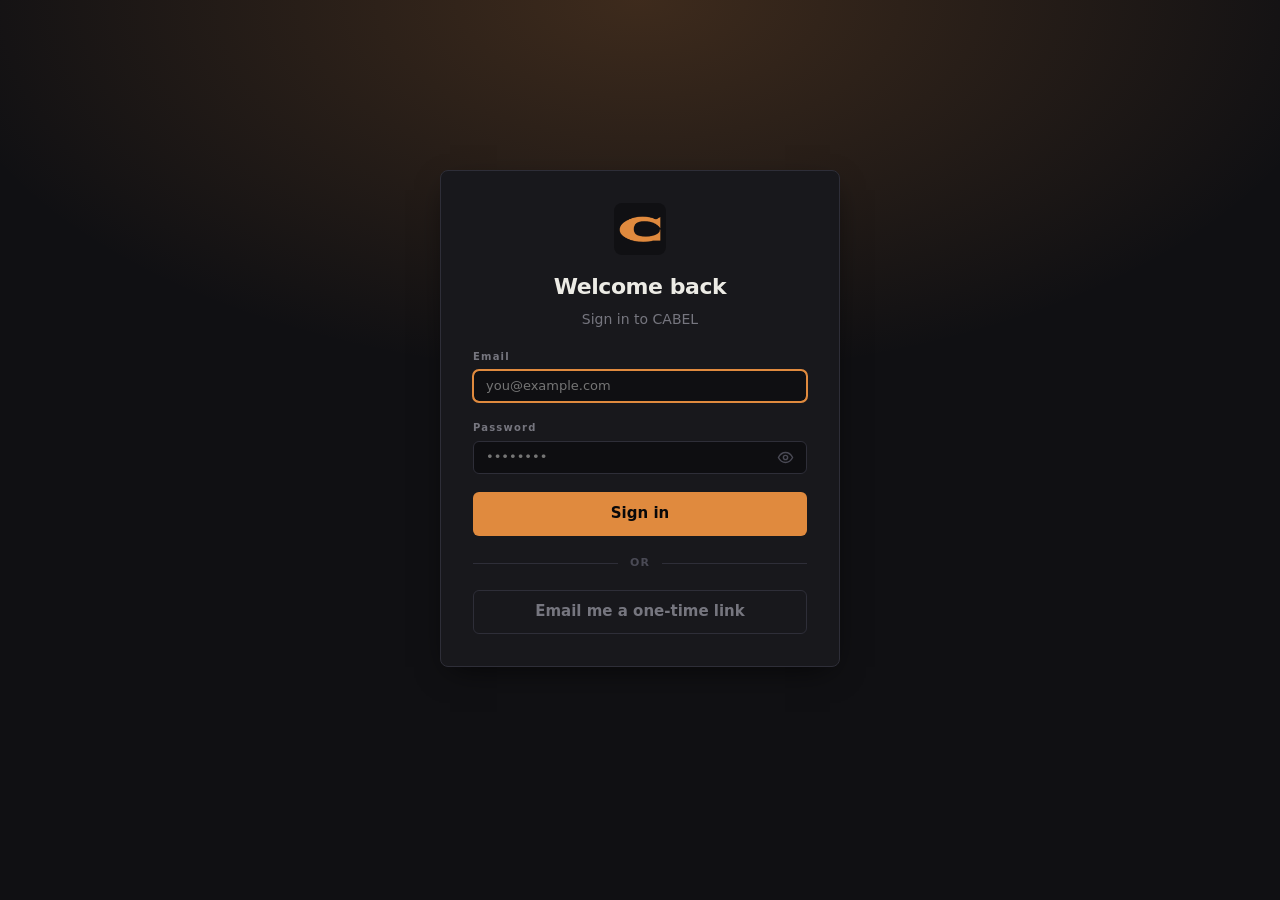
<file: index.html>
<!doctype html>
<script type="module" crossorigin src="/assets/index-CKdNDoX_.js"></script>
<link rel="stylesheet" crossorigin href="/assets/index-DSyOapaT.css">

<meta charset="utf-8" />
<meta name="viewport" content="width=device-width, initial-scale=1" />
<meta name="theme-color" content="#101013" />
<meta name="description" content="Your apps, signed in and in one place." />
<link rel="manifest" href="/manifest.webmanifest" />
<link rel="icon" href="/icons/favicon-32.png" sizes="32x32" />
<link rel="icon" href="/icons/favicon-16.png" sizes="16x16" />
<link rel="apple-touch-icon" href="/icons/apple-touch-icon.png" />
<meta name="apple-mobile-web-app-capable" content="yes" />
<meta name="apple-mobile-web-app-status-bar-style" content="black-translucent" />
<meta name="apple-mobile-web-app-title" content="CABEL" />
<title>CABEL</title>
<style>
  /* Inline so the canvas is already the right colour on the very first paint.
     The linked stylesheet arrives too late: until it does the browser paints
     its default white, which reads as a flash on every navigation. */
  :root { color-scheme: dark; background: #101013; }
  :root.light { color-scheme: light; background: #f4f6f9; }

  /* Also inline, and for the same reason: a cross-document view transition is
     only honoured if the opt-in is parsed before the incoming document's first
     render. From the linked stylesheet it sometimes arrives in time and
     sometimes doesn't, which is what made the flash intermittent. */
  @view-transition { navigation: auto; }
</style>
<script>
  // Before first paint, so a light-mode user doesn't see a dark flash while the
  // bundle loads. shell.js re-applies the same class once it's running.
  try {
    if (localStorage.getItem("cabel.theme") === "light")
      document.documentElement.classList.add("light");
  } catch {}
</script>
<div id="app"></div>
<script>
  // Registered from both apps so the worker is installed whichever page you
  // land on first. /sw.js sits at the root, so its scope covers /counter/ too.
  if ("serviceWorker" in navigator) {
    addEventListener("load", () => navigator.serviceWorker.register("/sw.js"));
  }
</script>
</file>
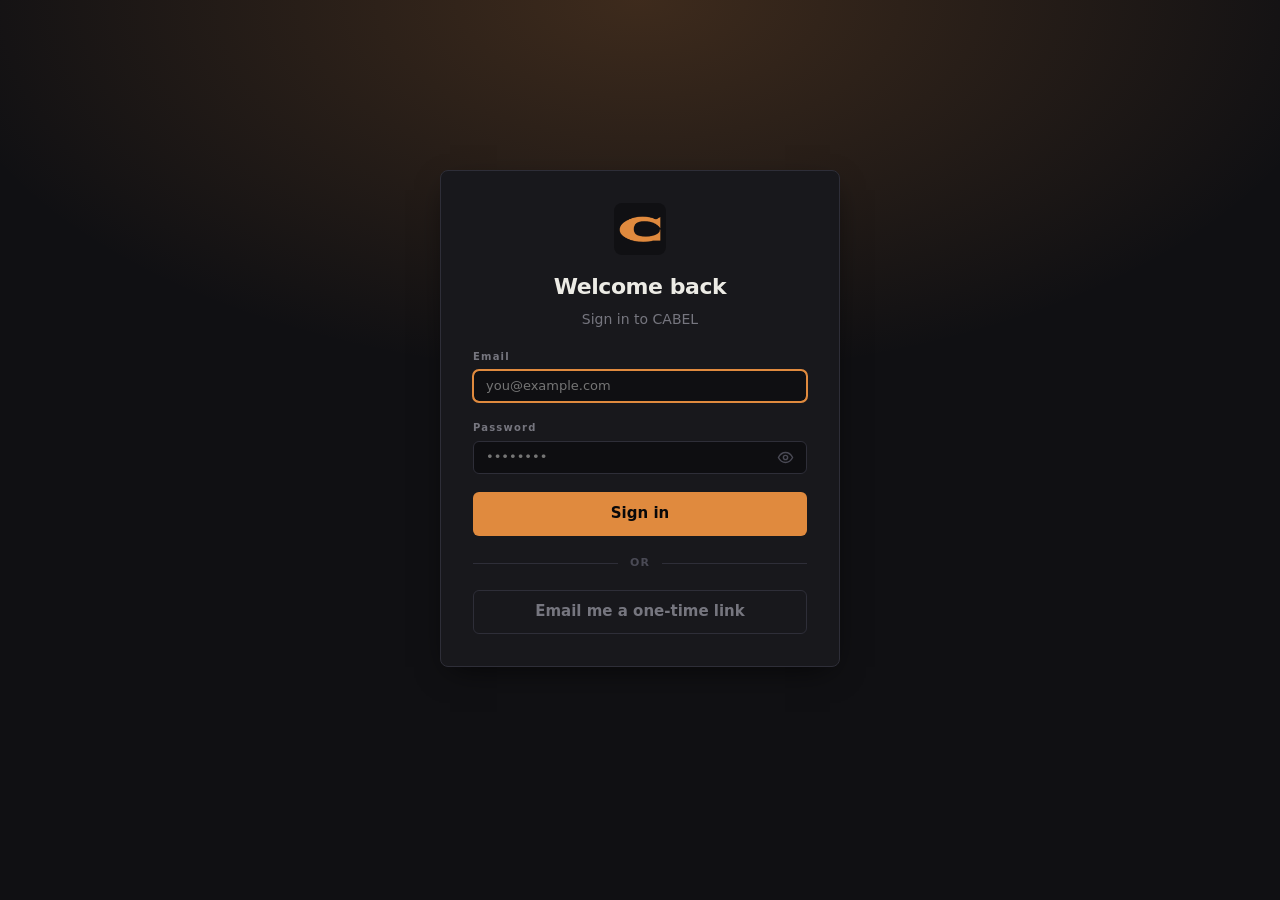
<file: bench/index.html>
<!doctype html>
<script type="module" crossorigin src="/bench/assets/index-Bif4BWq1.js"></script>
<link rel="stylesheet" crossorigin href="/bench/assets/index-D-0dMhLi.css">

<meta charset="utf-8" />
<meta name="viewport" content="width=device-width, initial-scale=1" />
<meta name="theme-color" content="#101013" />
<link rel="manifest" href="/manifest.webmanifest" />
<link rel="icon" href="/icons/favicon-32.png" sizes="32x32" />
<link rel="icon" href="/icons/favicon-16.png" sizes="16x16" />
<link rel="apple-touch-icon" href="/icons/apple-touch-icon.png" />
<meta name="apple-mobile-web-app-capable" content="yes" />
<meta name="apple-mobile-web-app-status-bar-style" content="black-translucent" />
<meta name="apple-mobile-web-app-title" content="CABEL" />
<title>Bench — CABEL</title>
<style>
  /* Inline so the canvas is already the right colour on the very first paint.
     The linked stylesheet arrives too late: until it does the browser paints
     its default white, which reads as a flash on every navigation. */
  :root { color-scheme: dark; background: #101013; }
  :root.light { color-scheme: light; background: #f4f6f9; }

  /* Also inline, and for the same reason: a cross-document view transition is
     only honoured if the opt-in is parsed before the incoming document's first
     render. From the linked stylesheet it sometimes arrives in time and
     sometimes doesn't, which is what made the flash intermittent. */
  @view-transition { navigation: auto; }
</style>
<script>
  // Before first paint, so a light-mode user doesn't see a dark flash while the
  // bundle loads. shell.js re-applies the same class once it's running.
  try {
    if (localStorage.getItem("cabel.theme") === "light")
      document.documentElement.classList.add("light");
  } catch {}
</script>
<div id="app"></div>
<script>
  // Absolute paths above and here: the manifest, icons and worker all live at
  // the deployed root, not under /bench/. They 404 on the dev server, which is
  // harmless.
  if ("serviceWorker" in navigator) {
    addEventListener("load", () => navigator.serviceWorker.register("/sw.js"));
  }
</script>
</file>
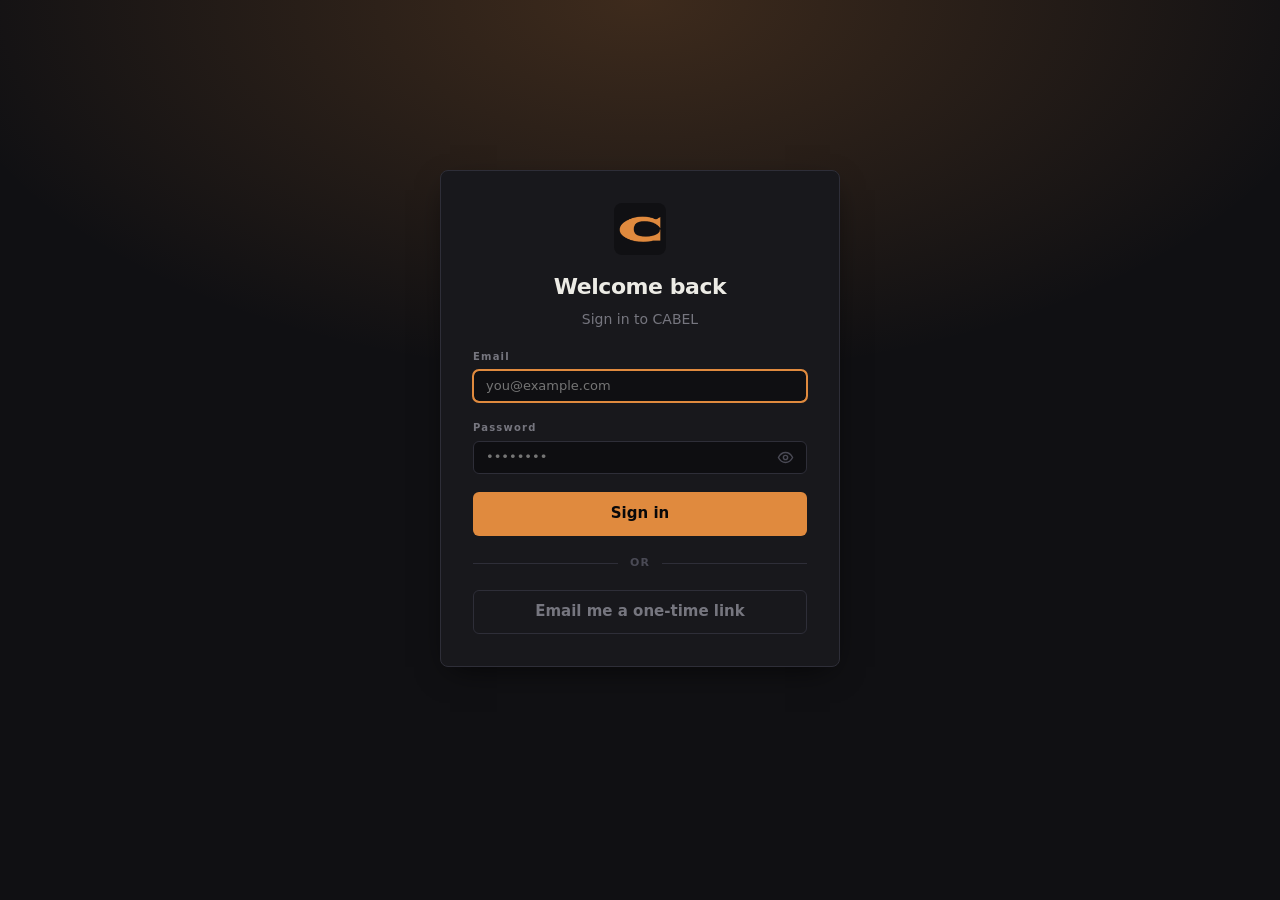
<file: canvas/index.html>
<!doctype html>
<script type="module" crossorigin src="/canvas/assets/index-BW2UAWCb.js"></script>
<link rel="stylesheet" crossorigin href="/canvas/assets/index-TjuiN9G_.css">

<meta charset="utf-8" />
<meta name="viewport" content="width=device-width, initial-scale=1" />
<meta name="theme-color" content="#101013" />
<link rel="manifest" href="/manifest.webmanifest" />
<link rel="icon" href="/icons/favicon-32.png" sizes="32x32" />
<link rel="icon" href="/icons/favicon-16.png" sizes="16x16" />
<link rel="apple-touch-icon" href="/icons/apple-touch-icon.png" />
<meta name="apple-mobile-web-app-capable" content="yes" />
<meta name="apple-mobile-web-app-status-bar-style" content="black-translucent" />
<meta name="apple-mobile-web-app-title" content="CABEL" />
<title>Canvas — CABEL</title>
<style>
  /* Inline so the canvas is already the right colour on the very first paint.
     The linked stylesheet arrives too late: until it does the browser paints
     its default white, which reads as a flash on every navigation. */
  :root { color-scheme: dark; background: #101013; }
  :root.light { color-scheme: light; background: #f4f6f9; }

  /* Also inline, and for the same reason: a cross-document view transition is
     only honoured if the opt-in is parsed before the incoming document's first
     render. From the linked stylesheet it sometimes arrives in time and
     sometimes doesn't, which is what made the flash intermittent. */
  @view-transition { navigation: auto; }
</style>
<script>
  // Before first paint, so a light-mode user doesn't see a dark flash while the
  // bundle loads. shell.js re-applies the same class once it's running.
  try {
    if (localStorage.getItem("cabel.theme") === "light")
      document.documentElement.classList.add("light");
  } catch {}
</script>
<div id="app"></div>
<script>
  // Absolute paths above and here: the manifest, icons and worker all live at
  // the deployed root, not under /canvas/. They 404 on the dev server, which is
  // harmless.
  if ("serviceWorker" in navigator) {
    addEventListener("load", () => navigator.serviceWorker.register("/sw.js"));
  }
</script>
</file>
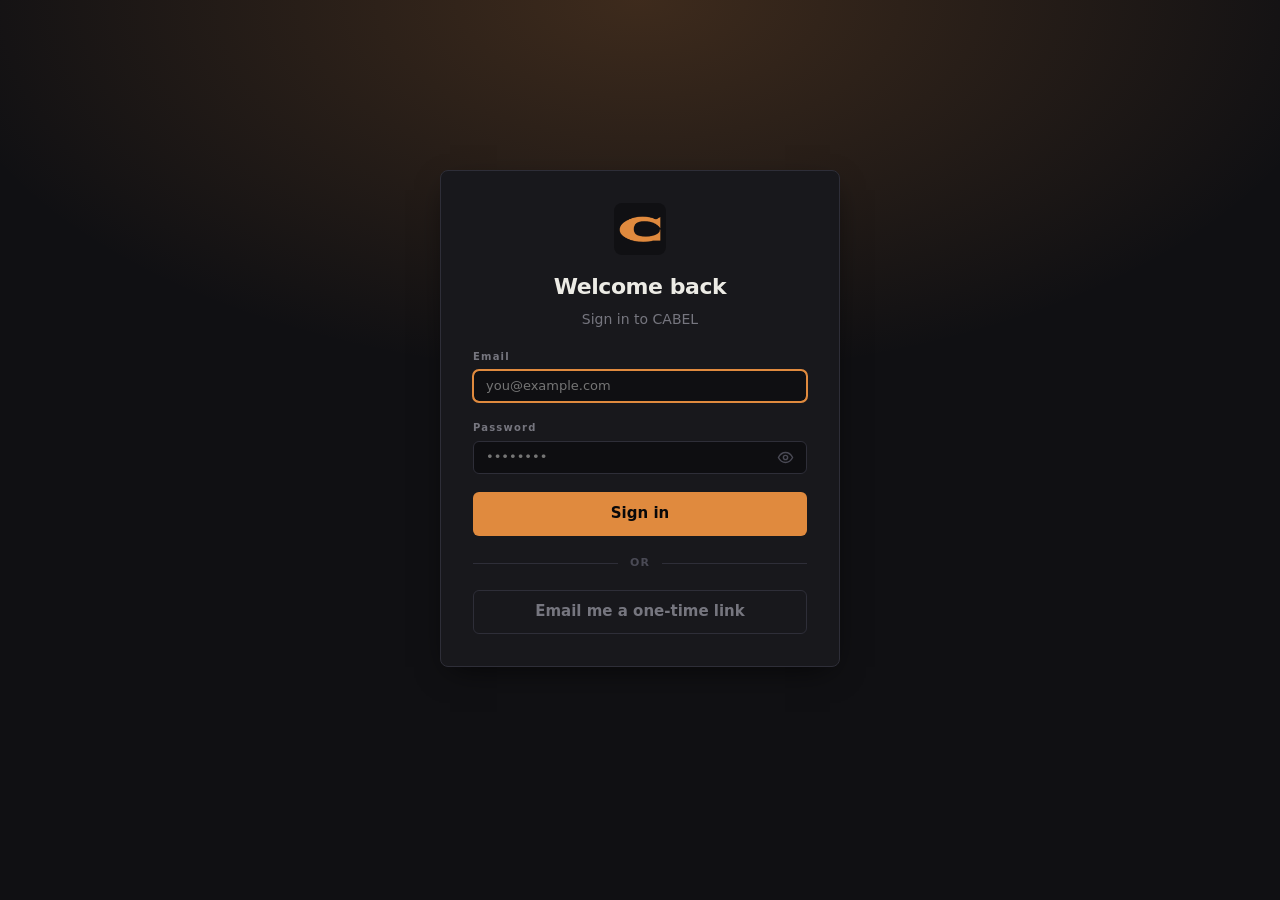
<file: counter/index.html>
<!doctype html>
<script type="module" crossorigin src="/counter/assets/index-D-f3d085.js"></script>
<link rel="stylesheet" crossorigin href="/counter/assets/index-TjuiN9G_.css">

<meta charset="utf-8" />
<meta name="viewport" content="width=device-width, initial-scale=1" />
<meta name="theme-color" content="#101013" />
<link rel="manifest" href="/manifest.webmanifest" />
<link rel="icon" href="/icons/favicon-32.png" sizes="32x32" />
<link rel="icon" href="/icons/favicon-16.png" sizes="16x16" />
<link rel="apple-touch-icon" href="/icons/apple-touch-icon.png" />
<meta name="apple-mobile-web-app-capable" content="yes" />
<meta name="apple-mobile-web-app-status-bar-style" content="black-translucent" />
<meta name="apple-mobile-web-app-title" content="CABEL" />
<title>Counter — CABEL</title>
<style>
  /* Inline so the canvas is already the right colour on the very first paint.
     The linked stylesheet arrives too late: until it does the browser paints
     its default white, which reads as a flash on every navigation. */
  :root { color-scheme: dark; background: #101013; }
  :root.light { color-scheme: light; background: #f4f6f9; }

  /* Also inline, and for the same reason: a cross-document view transition is
     only honoured if the opt-in is parsed before the incoming document's first
     render. From the linked stylesheet it sometimes arrives in time and
     sometimes doesn't, which is what made the flash intermittent. */
  @view-transition { navigation: auto; }
</style>
<script>
  // Before first paint, so a light-mode user doesn't see a dark flash while the
  // bundle loads. shell.js re-applies the same class once it's running.
  try {
    if (localStorage.getItem("cabel.theme") === "light")
      document.documentElement.classList.add("light");
  } catch {}
</script>
<div id="app"></div>
<script>
  // Absolute paths above and here: the manifest, icons and worker all live at
  // the deployed root, not under /counter/. They 404 on the 5174 dev server,
  // which is harmless.
  if ("serviceWorker" in navigator) {
    addEventListener("load", () => navigator.serviceWorker.register("/sw.js"));
  }
</script>
</file>
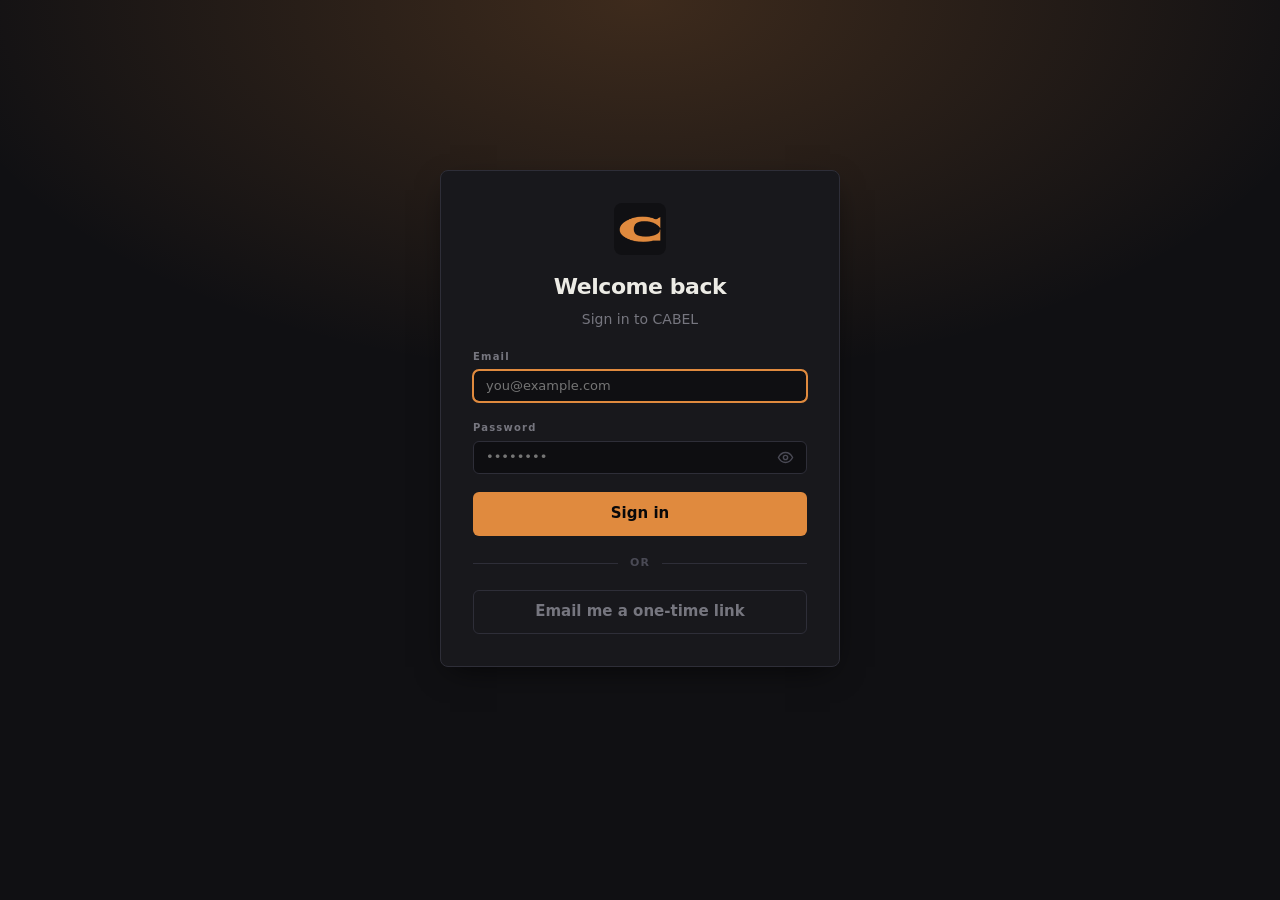
<file: nexus/index.html>
<!doctype html>
<script type="module" crossorigin src="/nexus/assets/index-CWZx7rzj.js"></script>
<link rel="stylesheet" crossorigin href="/nexus/assets/index-CTYBnLCr.css">

<meta charset="utf-8" />
<meta name="viewport" content="width=device-width, initial-scale=1" />
<meta name="theme-color" content="#101013" />
<link rel="manifest" href="/manifest.webmanifest" />
<link rel="icon" href="/icons/favicon-32.png" sizes="32x32" />
<link rel="icon" href="/icons/favicon-16.png" sizes="16x16" />
<link rel="apple-touch-icon" href="/icons/apple-touch-icon.png" />
<meta name="apple-mobile-web-app-capable" content="yes" />
<meta name="apple-mobile-web-app-status-bar-style" content="black-translucent" />
<meta name="apple-mobile-web-app-title" content="CABEL" />
<title>Nexus — CABEL</title>
<style>
  /* Inline so the canvas is already the right colour on the very first paint.
     The linked stylesheet arrives too late: until it does the browser paints
     its default white, which reads as a flash on every navigation. */
  :root { color-scheme: dark; background: #101013; }
  :root.light { color-scheme: light; background: #f4f6f9; }

  /* Also inline, and for the same reason: a cross-document view transition is
     only honoured if the opt-in is parsed before the incoming document's first
     render. From the linked stylesheet it sometimes arrives in time and
     sometimes doesn't, which is what made the flash intermittent. */
  @view-transition { navigation: auto; }
</style>
<script>
  // Before first paint, so a light-mode user doesn't see a dark flash while the
  // bundle loads. shell.js re-applies the same class once it's running.
  try {
    if (localStorage.getItem("cabel.theme") === "light")
      document.documentElement.classList.add("light");
  } catch {}
</script>
<div id="app"></div>
<script>
  // Absolute paths above and here: the manifest, icons and worker all live at
  // the deployed root, not under /nexus/. They 404 on the dev server, which is
  // harmless.
  if ("serviceWorker" in navigator) {
    addEventListener("load", () => navigator.serviceWorker.register("/sw.js"));
  }
</script>
</file>
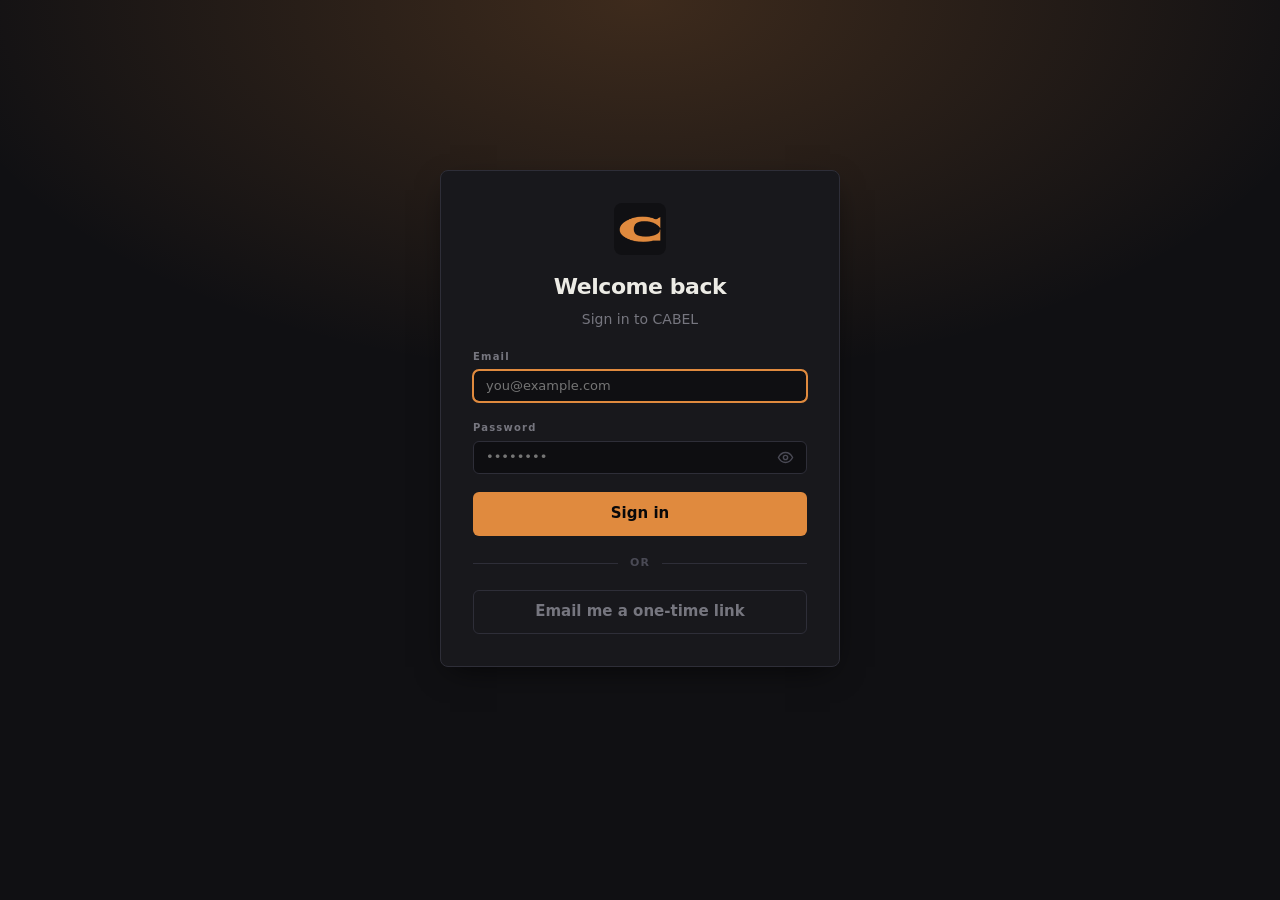
<file: notebook/index.html>
<!doctype html>
<script type="module" crossorigin src="/notebook/assets/index-j2ea-5nU.js"></script>
<link rel="stylesheet" crossorigin href="/notebook/assets/index-TjuiN9G_.css">

<meta charset="utf-8" />
<meta name="viewport" content="width=device-width, initial-scale=1" />
<meta name="theme-color" content="#101013" />
<link rel="manifest" href="/manifest.webmanifest" />
<link rel="icon" href="/icons/favicon-32.png" sizes="32x32" />
<link rel="icon" href="/icons/favicon-16.png" sizes="16x16" />
<link rel="apple-touch-icon" href="/icons/apple-touch-icon.png" />
<meta name="apple-mobile-web-app-capable" content="yes" />
<meta name="apple-mobile-web-app-status-bar-style" content="black-translucent" />
<meta name="apple-mobile-web-app-title" content="CABEL" />
<title>Notebook — CABEL</title>
<style>
  /* Inline so the canvas is already the right colour on the very first paint.
     The linked stylesheet arrives too late: until it does the browser paints
     its default white, which reads as a flash on every navigation. */
  :root { color-scheme: dark; background: #101013; }
  :root.light { color-scheme: light; background: #f4f6f9; }

  /* Also inline, and for the same reason: a cross-document view transition is
     only honoured if the opt-in is parsed before the incoming document's first
     render. From the linked stylesheet it sometimes arrives in time and
     sometimes doesn't, which is what made the flash intermittent. */
  @view-transition { navigation: auto; }
</style>
<script>
  // Before first paint, so a light-mode user doesn't see a dark flash while the
  // bundle loads. shell.js re-applies the same class once it's running.
  try {
    if (localStorage.getItem("cabel.theme") === "light")
      document.documentElement.classList.add("light");
  } catch {}
</script>
<div id="app"></div>
<script>
  // Absolute paths above and here: the manifest, icons and worker all live at
  // the deployed root, not under /notebook/. They 404 on the dev server, which
  // is harmless.
  if ("serviceWorker" in navigator) {
    addEventListener("load", () => navigator.serviceWorker.register("/sw.js"));
  }
</script>
</file>
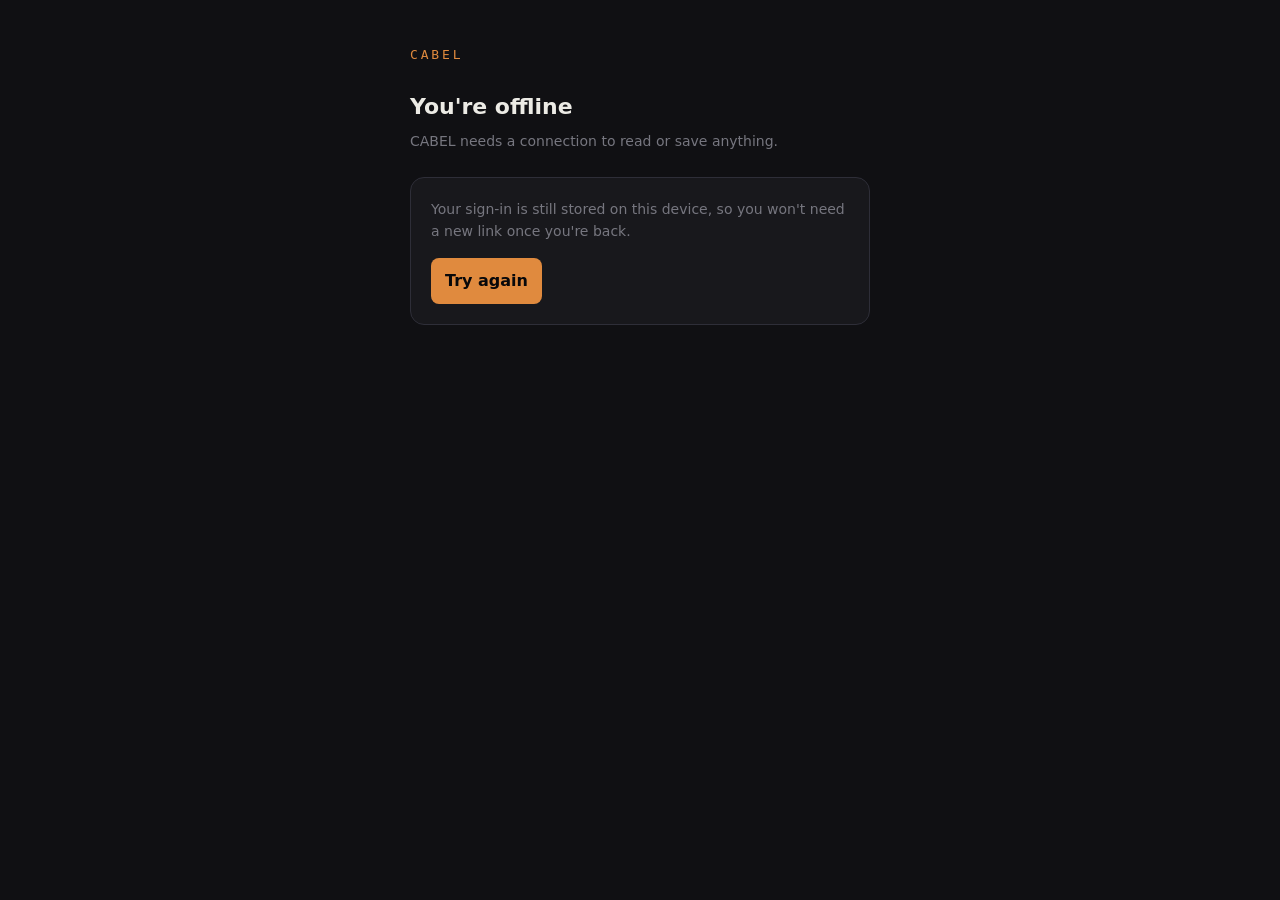
<file: offline.html>
<!doctype html>
<meta charset="utf-8" />
<meta name="viewport" content="width=device-width, initial-scale=1" />
<meta name="theme-color" content="#101013" />
<title>Offline — CABEL</title>
<style>
  /* Self-contained by necessity: this page is served by the worker with no
     bundle behind it, so the theme tokens are copied rather than imported.
     Keep the values in step with packages/db/style.css. */
  :root {
    --bg: #101013;
    --panel: #18181c;
    --line: #2e2e38;
    --ink: #ecebe5;
    --muted: #76767f;
    --accent: #e08a3e;
    color-scheme: dark;
  }
  * { box-sizing: border-box; }
  body {
    margin: 0;
    min-height: 100vh;
    background: var(--bg);
    color: var(--ink);
    font: 16px/1.6 ui-sans-serif, system-ui, sans-serif;
    display: flex;
    justify-content: center;
    padding: 48px 20px;
  }
  main { width: 100%; max-width: 460px; }
  .brand {
    font: 500 13px/1 ui-monospace, monospace;
    letter-spacing: 0.22em;
    color: var(--accent);
    margin-bottom: 28px;
  }
  h1 { font-size: 22px; font-weight: 600; margin: 0 0 6px; }
  p.sub { margin: 0 0 24px; color: var(--muted); font-size: 14px; }
  .panel {
    border: 1px solid var(--line);
    border-radius: 14px;
    background: var(--panel);
    padding: 20px;
  }
  button {
    font: inherit;
    font-weight: 600;
    border-radius: 8px;
    border: none;
    padding: 10px 14px;
    background: var(--accent);
    color: #08080a;
    cursor: pointer;
  }
</style>
<main>
  <div class="brand">CABEL</div>
  <h1>You're offline</h1>
  <p class="sub">CABEL needs a connection to read or save anything.</p>
  <div class="panel">
    <p style="margin: 0 0 16px; color: var(--muted); font-size: 14px">
      Your sign-in is still stored on this device, so you won't need a new link
      once you're back.
    </p>
    <button onclick="location.reload()">Try again</button>
  </div>
</main>
</file>
<file: assets/index-DSyOapaT.css>
:root{color-scheme:dark;--ink: #08080a;--coal: #101013;--graphite: #18181c;--iron: #22222a;--steel: #2e2e38;--gunmetal: #4a4a55;--ash: #76767f;--paper: #ecebe5;--sodium: #e08a3e;--sodium-hot: #f4a24f;--sodium-glow: rgba(224, 138, 62, .22);--bg: var(--coal);--bg-sidebar: var(--ink);--bg-surface: var(--graphite);--bg-card: var(--iron);--bg-active: rgba(236, 235, 229, .06);--bg-input: rgba(8, 8, 10, .55);--line: var(--steel);--brand: var(--sodium);--brand-hover: var(--sodium-hot);--brand-glow: var(--sodium-glow);--brand-wash: rgba(224, 138, 62, .09);--on-brand: var(--ink);--text: var(--paper);--text-muted: var(--ash);--text-faint: var(--gunmetal);--danger: #ef4444;--ok: #2fa876;--warn: var(--sodium);--info: #5b8bc4;--pending: #a855f7;--danger-wash: color-mix(in srgb, var(--danger) 14%, transparent);--danger-edge: color-mix(in srgb, var(--danger) 35%, transparent);--danger-text: color-mix(in srgb, var(--danger) 72%, var(--text));--scrim: color-mix(in srgb, var(--ink) 60%, transparent);--font: ui-sans-serif, system-ui, -apple-system, "Segoe UI", Roboto, sans-serif;--font-mono: ui-monospace, SFMono-Regular, Menlo, monospace;--radius-sm: 6px;--radius-md: 8px;--shadow: 0 10px 30px -10px rgba(0, 0, 0, .7);--transition: .2s cubic-bezier(.4, 0, .2, 1);--sidebar-width: 232px;--control-font: 13px;--control-line: 1.45;--control-pad-y: 6px;--control-pad-x: 12px;--control-radius: var(--radius-sm);--pad-surface: 15px 17px;--pad-panel: 15px;--gap-grid: 14px}:root.light{color-scheme:light;--bg: #f4f6f9;--bg-sidebar: #ffffff;--bg-surface: #ffffff;--bg-card: #ffffff;--bg-active: rgba(29, 67, 135, .06);--bg-input: #f0f3f8;--line: rgba(36, 42, 105, .14);--brand: #1d4387;--brand-hover: #242a69;--brand-glow: rgba(29, 67, 135, .15);--brand-wash: rgba(29, 67, 135, .07);--on-brand: #ffffff;--text: #1e2538;--text-muted: #63728e;--text-faint: #94a3b8;--ok: #10b981;--warn: #d08a1a;--pending: #9333ea;--shadow: 0 10px 30px -10px rgba(36, 42, 105, .15)}html{background:var(--bg)}*{box-sizing:border-box;scrollbar-width:thin;scrollbar-color:var(--line) transparent}*::-webkit-scrollbar{width:10px;height:10px}*::-webkit-scrollbar-track{background:transparent}*::-webkit-scrollbar-thumb{background:var(--line);border:2px solid transparent;border-radius:var(--radius-sm);background-clip:padding-box}*::-webkit-scrollbar-thumb:hover{background:var(--text-faint);background-clip:padding-box}body{margin:0;min-height:100dvh;background:var(--bg);color:var(--text);font:16px/1.6 var(--font);cursor:default}input,textarea{cursor:auto}.shell,.auth{-webkit-user-select:none;user-select:none}input,textarea,[contenteditable=true],[contenteditable=plaintext-only],.selectable{-webkit-user-select:text;user-select:text}h1{font-size:20px;font-weight:600;margin:0;letter-spacing:-.01em}p.sub{margin:0 0 22px;color:var(--text-muted);font-size:14px}:focus-visible{outline:2px solid var(--brand);outline-offset:2px}.shell{display:flex;min-height:100dvh}.sidebar{width:var(--sidebar-width);flex:0 0 auto;background:var(--bg-sidebar);border-right:1px solid var(--line);padding:22px 14px;display:flex;flex-direction:column;gap:26px}@media (min-width: 721px){.sidebar{position:sticky;top:0;height:100dvh}.sidebar .nav{flex:1 1 auto;min-height:0;overflow-y:auto}}.brand{display:flex;align-items:center;gap:10px;padding:0 8px;color:var(--text);text-decoration:none;font:600 13px/1 var(--font-mono);letter-spacing:.22em}.brand-mark{width:26px;height:26px;flex:0 0 auto;border-radius:var(--radius-sm);display:block}.nav{display:grid;grid-template-columns:minmax(0,1fr);gap:2px}.nav a{display:flex;align-items:center;gap:10px;min-width:0;padding:9px 10px;border-radius:var(--radius-sm);color:var(--text-muted);text-decoration:none;font-size:14px;font-weight:500;transition:color var(--transition),background var(--transition)}.nav a:before{content:"";width:6px;height:6px;flex:0 0 auto;border-radius:50%;background:currentColor;opacity:.5}.nav a:hover,.nav a.active{background:var(--bg-active);color:var(--text)}.nav a.active:before{background:var(--brand);opacity:1}.nav-sub{display:grid;grid-template-columns:minmax(0,1fr);gap:2px;margin:4px 0 10px 14px;padding-left:8px;border-left:1px solid var(--line)}.nav-sub a{font-size:13px;padding:7px 10px}.nav-sub .nav-label{margin:12px 0 4px}.nav-sub .nav-label:first-child{margin-top:4px}.nav a:has(.nav-code):before{display:none}.nav-text{min-width:0;overflow:hidden;text-overflow:ellipsis;white-space:nowrap}.nav-label{margin:18px 0 6px;padding:0 10px;font-size:10px;font-weight:700;letter-spacing:.12em;color:var(--text-faint)}.nav-label:first-child{margin-top:0}.nav-code{flex:0 0 auto;padding:2px 6px;border:1px solid var(--line);border-radius:var(--radius-sm);background:var(--bg-active);color:var(--text-muted);font:700 10px/1.4 var(--font-mono);letter-spacing:.04em}.nav a.active .nav-code{border-color:var(--brand);color:var(--brand)}.rail-tip{position:fixed;z-index:60;transform:translateY(-50%);padding:5px 9px;border:1px solid var(--line);border-radius:var(--radius-sm);background:var(--bg-surface);color:var(--text);font:600 12px/1.3 var(--font);white-space:nowrap;box-shadow:var(--shadow);opacity:0;pointer-events:none;transition:opacity var(--transition)}.rail-tip.on{opacity:1}@media (max-width: 720px){.rail-tip{display:none}}.sidebar-top{display:flex;align-items:center;justify-content:space-between;gap:10px}.sidebar .nav{flex:1 1 auto;align-content:start}.sidebar-toggle{display:grid;place-items:center;padding:6px;flex:0 0 auto}.sidebar-toggle svg{width:18px;height:18px}.shell.collapsed .sidebar{width:62px;padding:22px 8px;align-items:stretch}.shell.collapsed .sidebar-top{flex-direction:column;gap:14px}.shell.collapsed .brand{justify-content:center;padding:0}.shell.collapsed .brand-text,.shell.collapsed .nav-text,.shell.collapsed .account-email,.shell.collapsed .account-btn .caret{display:none}.shell.collapsed .nav a{justify-content:center;gap:0;padding:9px 0}.shell.collapsed .nav a:before{display:none}.shell.collapsed .nav a:not(:has(.nav-code)):after{content:attr(data-initial);font:700 12px/1 var(--font-mono)}.shell.collapsed .nav-sub{margin:4px 0;padding-left:0;border-left:none}.shell.collapsed .nav-label{height:1px;margin:12px 10px;padding:0;overflow:hidden;text-indent:-999px;background:var(--line)}.shell.collapsed .account-btn{justify-content:center;padding:5px}.shell.collapsed .account-menu{width:248px;min-width:248px}.main{flex:1 1 auto;min-width:0;display:flex;flex-direction:column;background:radial-gradient(70% 45% at 50% 0%,var(--brand-wash),transparent 70%) no-repeat fixed,var(--bg)}.content{padding:20px;width:100%;max-width:640px}.dash{display:grid;grid-template-columns:repeat(3,minmax(0,1fr));gap:var(--gap-grid)}.dash .span-2{grid-column:span 2}.dash .span-3{grid-column:1 / -1}@media (max-width: 1200px){.dash{grid-template-columns:repeat(2,minmax(0,1fr))}.dash .span-2{grid-column:span 1}}@media (max-width: 760px){.dash{grid-template-columns:minmax(0,1fr)}.dash .span-2{grid-column:span 1}}.dash-card{display:flex;flex-direction:column;padding:var(--pad-surface);border:1px solid var(--line);border-radius:var(--radius-md);background:var(--bg-surface);box-shadow:var(--shadow)}.dash-card.is-quiet{align-self:start;padding-block:14px}.dash-card.is-quiet .dash-card-head{margin-bottom:6px}.dash-card.is-quiet .dash-meta{margin-top:10px;padding-top:9px}.dash-card>:last-child{margin-bottom:0}.dash-card-head{display:flex;align-items:center;justify-content:space-between;gap:10px;margin-bottom:14px}.dash-card-head h2{margin:0;font-size:14px;font-weight:700;letter-spacing:.02em}.dash-empty{margin:0;color:var(--text-faint);font-size:13px}.dash-list{list-style:none;margin:0;padding:0;display:grid;grid-template-columns:minmax(0,1fr);gap:2px}.dash-list a{display:flex;align-items:center;gap:10px;min-width:0;padding:9px 10px;margin:0 -10px;border-radius:var(--radius-sm);color:inherit;text-decoration:none}.dash-list a:hover{background:var(--bg-active)}.dash-title{flex:1 1 auto;min-width:0;font-size:14px;overflow:hidden;text-overflow:ellipsis;white-space:nowrap}.dash-list .code-chip,.dash-list .matrix-badge,.dash-list .due,.dash-list .page-count{flex:0 0 auto}.dash-when{flex:0 1 auto;min-width:0;overflow:hidden;text-overflow:ellipsis;white-space:nowrap;font-size:12px;color:var(--text-faint)}.dash-list li.two-up{display:flex;align-items:center;gap:6px}.dash-list li.two-up>a:first-child{flex:1 1 auto;min-width:0}.task-chip{flex:0 0 auto;display:inline-flex;align-items:center;gap:5px;padding:3px 9px;border:1px solid var(--line);border-radius:var(--radius-sm);background:none;color:var(--text-muted);font:inherit;font-size:11px;font-weight:600;line-height:1.6;white-space:nowrap;text-decoration:none;cursor:pointer}.task-chip:hover{border-color:var(--brand);color:var(--brand)}.task-chip[disabled]{opacity:.5;cursor:default}.dash-list a.task-chip{margin:0}.task-chip.linked{border-color:var(--tc);color:var(--tc)}.task-chip.linked:before{content:"";width:7px;height:7px;border-radius:50%;background:var(--tc)}.dash-stats{display:grid;grid-template-columns:repeat(2,minmax(0,1fr));gap:8px}.dash-stat{display:grid;gap:2px;padding:9px 12px;border:1px solid var(--line);border-left:3px solid var(--col-indicator, var(--line));border-radius:var(--radius-sm);background:var(--bg-card);color:inherit;text-decoration:none}.dash-stat:hover{border-color:var(--brand)}.dash-stat b{font-size:19px;font-weight:700;line-height:1.1}.dash-stat span{font-size:11px;font-weight:600;color:var(--text-muted)}.dash-meta{display:flex;flex-wrap:wrap;gap:12px;margin-top:14px;padding-top:12px;border-top:1px solid var(--line);font-size:12px;color:var(--text-muted)}.dash-meta a{color:inherit}.dash-chips{display:flex;flex-wrap:wrap;gap:8px}a.code-chip{text-decoration:none}a.code-chip:hover{border-color:var(--brand);color:var(--brand)}.auth{display:grid;place-items:center;min-height:100dvh;padding:32px 20px calc(32px + 7vh);background:radial-gradient(80% 60% at 50% 0%,var(--brand-glow),transparent 70%),var(--bg)}.auth-card{display:grid;gap:18px;width:100%;max-width:400px;padding:32px;border:1px solid var(--line);border-radius:var(--radius-md);background:var(--bg-surface);box-shadow:var(--shadow)}.auth-head{display:grid;justify-items:center;gap:4px;text-align:center}.auth-mark{border-radius:var(--radius-md);margin-bottom:10px}.auth-head h1{font-size:22px;font-weight:700;letter-spacing:-.02em}.auth-head .sub{margin:0}button.block{width:100%;height:44px;font-size:15px}.input-affix{position:relative}.input-affix input{padding-right:44px}.affix-btn{position:absolute;top:50%;right:6px;transform:translateY(-50%);display:grid;place-items:center;width:32px;height:32px;padding:0;border:none;border-radius:var(--radius-sm);background:none;color:var(--text-faint);cursor:pointer}.affix-btn svg{width:17px;height:17px}.affix-btn:hover{background:var(--bg-active);color:var(--text)}.affix-btn.on{color:var(--brand)}.auth-divider{display:grid;grid-template-columns:1fr auto 1fr;align-items:center;gap:12px;color:var(--text-faint);font-size:11px;font-weight:700;letter-spacing:.1em;text-transform:uppercase}.auth-divider:before,.auth-divider:after{content:"";height:1px;background:var(--line)}.auth-card .msg{margin:0;min-height:0;text-align:center}.auth-card .msg:empty{display:none}.mobile-bar,.sidebar-backdrop{display:none}@media (max-width: 720px){.shell{flex-direction:column}.mobile-bar{display:flex;align-items:center;gap:12px;position:sticky;top:0;z-index:20;padding:10px 14px;background:var(--bg-sidebar);border-bottom:1px solid var(--line)}.mobile-bar .brand{padding:0;font-size:12px}.mobile-bar .brand-mark{width:24px;height:24px}.sidebar{position:fixed;top:0;bottom:0;left:0;z-index:40;width:min(280px,82vw);transform:translate(-100%);transition:transform var(--transition);overflow-y:hidden}.sidebar .nav{flex:1 1 auto;min-height:0;overflow-y:auto}.shell.drawer-open .sidebar{transform:none}.shell.collapsed .sidebar{display:flex;width:min(280px,82vw);padding:22px 14px}.shell.collapsed .brand-text,.shell.collapsed .nav-text{display:initial}.shell.collapsed .nav a{justify-content:flex-start;gap:10px;padding:9px 10px}.shell.collapsed .nav a:not(:has(.nav-code)):after{content:none}.shell.collapsed .nav a:before{display:block}.shell.collapsed .nav-label{height:auto;margin:18px 0 6px;padding:0 10px;text-indent:0;background:none}.shell.collapsed .account-btn{justify-content:flex-start;padding:5px 10px 5px 5px}.shell.collapsed .account-email{display:flex}.sidebar .sidebar-toggle{align-self:flex-end}.sidebar-backdrop{display:block;position:fixed;top:0;right:0;bottom:0;left:0;z-index:30;background:var(--scrim);opacity:0;pointer-events:none;transition:opacity var(--transition)}.shell.drawer-open .sidebar-backdrop{opacity:1;pointer-events:auto}.content{padding:18px 16px}}@media (prefers-reduced-motion: reduce){.sidebar,.sidebar-backdrop{transition:none}}.account{position:relative;flex:0 0 auto}.account-btn{width:100%;display:flex;align-items:center;gap:8px;padding:5px 10px 5px 5px;border-radius:var(--radius-sm);border:1px solid var(--line);background:var(--bg-surface);color:var(--text-muted);font:600 13px var(--font);cursor:pointer;transition:color var(--transition),border-color var(--transition)}.account-btn:hover{color:var(--text);border-color:var(--brand)}.avatar{width:26px;height:26px;flex:0 0 auto;border-radius:50%;background:var(--brand);color:var(--on-brand);display:flex;align-items:center;justify-content:center;font:700 11px/1 var(--font)}.avatar.lg{width:38px;height:38px;font-size:15px}.account-email{flex:1 1 auto;min-width:0;text-align:left;overflow:hidden;text-overflow:ellipsis;white-space:nowrap}.caret{flex:0 0 auto;color:var(--text-faint);transition:transform var(--transition)}.account.open .caret{transform:rotate(180deg)}.account-menu{position:absolute;bottom:calc(100% + 8px);left:0;min-width:min(248px,100%);width:100%;max-width:calc(100vw - 24px);padding:8px;border:1px solid var(--line);border-radius:var(--radius-md);background:var(--bg-card);box-shadow:var(--shadow);display:none;z-index:10}.account.open .account-menu{display:block}.account-head{display:flex;align-items:center;gap:10px;padding:8px 8px 12px;margin-bottom:6px;border-bottom:1px solid var(--line)}.account-head>div{min-width:0}.account-name,.account-sub{max-width:100%;overflow:hidden;text-overflow:ellipsis;white-space:nowrap}.account-name{font-size:14px;font-weight:600}.account-sub{font-size:12px;color:var(--text-muted)}.account-item{display:flex;align-items:center;gap:10px;width:100%;padding:9px 10px;border:none;border-radius:var(--radius-sm);background:none;color:var(--text-muted);font:600 13px var(--font);text-align:left;cursor:pointer;transition:color var(--transition),background var(--transition)}.account-item:hover{background:var(--bg-active);color:var(--text)}.account-item svg{width:16px;height:16px;flex:0 0 auto;color:var(--text-faint)}.account-item:hover svg{color:var(--brand)}.account-item.danger:hover,.account-item.danger:hover svg{color:var(--danger)}dialog.modal{width:min(380px,calc(100vw - 32px));padding:16px;border:1px solid var(--line);border-radius:var(--radius-md);background:var(--bg-surface);color:var(--text);box-shadow:var(--shadow)}dialog.modal::backdrop{background:var(--scrim)}dialog.modal h2{font-size:15px;font-weight:600;margin:0 0 6px}.panel{padding:var(--pad-panel);border:1px solid var(--line);border-radius:var(--radius-md);background:var(--bg-surface)}.panel h2{font-size:15px;font-weight:600;margin:0 0 6px}a.card{display:block;padding:12px 14px;margin-bottom:10px;border:1px solid var(--line);border-radius:var(--radius-md);background:var(--bg-card);color:inherit;text-decoration:none;transition:border-color var(--transition)}a.card:hover{border-color:var(--brand)}a.card strong{display:block;font-weight:600}a.card span{color:var(--text-muted);font-size:14px}input,button{font:var(--control-font)/var(--control-line) var(--font);border-radius:var(--control-radius);padding:var(--control-pad-y) var(--control-pad-x);border:1px solid var(--line)}input{width:100%;background:var(--bg-input);color:var(--text)}input,select,textarea{min-width:0;max-width:100%}input[type=date]{display:block}input:focus-visible,select:focus-visible,textarea:focus-visible{border-color:var(--brand);outline-offset:-1px}button{border:none;background:var(--brand);color:var(--on-brand);font-weight:600;cursor:pointer;transition:background var(--transition)}button:hover{background:var(--brand-hover)}button[disabled]{opacity:.55;cursor:default}button.quiet{background:none;color:var(--text-muted);border:1px solid var(--line)}button.quiet:hover{background:var(--bg-active);color:var(--text)}button.link{background:none;border:none;padding:0;font-size:14px;font-weight:400;color:var(--text-muted);text-decoration:underline;cursor:pointer}button.link:hover{background:none;color:var(--text)}select,textarea{font:var(--control-font)/var(--control-line) var(--font);width:100%;padding:var(--control-pad-y) var(--control-pad-x);border:1px solid var(--line);border-radius:var(--control-radius);background:var(--bg-input);color:var(--text)}textarea{resize:vertical;line-height:1.5}button.danger-text{color:var(--danger)}button.danger-text:hover{background:var(--bg-active);color:var(--danger)}.content.wide{max-width:none}:root{--status-todo: var(--gunmetal);--status-in_progress: var(--warn);--status-waiting_on: var(--pending);--status-done: var(--ok);--status-backlog: var(--steel);--status-archived: var(--steel);--result-pass: var(--ok);--result-fail: var(--danger);--result-error: var(--warn);--result-aborted: var(--ash);--result-unknown: var(--gunmetal);--matrix-do: var(--danger);--matrix-schedule: var(--warn);--matrix-delegate: var(--info);--matrix-eliminate: var(--ash);--rsvp-accepted: var(--ok);--rsvp-tentative: var(--info);--rsvp-needs_action: var(--warn);--rsvp-declined: var(--ash);--cat-hardware: hsl(180, 95%, 55%);--cat-software: hsl(250, 95%, 75%);--cat-calibration: hsl(40, 95%, 60%);--cat-admin: hsl(210, 20%, 75%);--cat-priority: hsl(25, 100%, 68%)}:root.light{--status-todo: #1d4387}.view-head{display:flex;align-items:flex-start;justify-content:space-between;gap:16px;flex-wrap:wrap;padding:var(--pad-surface);margin-bottom:var(--gap-grid);border:1px solid var(--line);border-radius:var(--radius-md);background:var(--bg-surface);box-shadow:var(--shadow)}.view-head h1,.view-head h2{font-size:16px;font-weight:700;margin:0 0 4px;letter-spacing:-.01em}.view-head p{margin:0;color:var(--text-muted);font-size:13px}.view-head .row{flex:0 0 auto}.view-tabs{display:flex;gap:6px;margin-bottom:var(--gap-grid);flex-wrap:wrap}.tab{flex:0 0 auto;padding:5px 12px;border:1px solid var(--line);border-radius:var(--radius-sm);background:none;color:var(--text-muted);font-size:12px;font-weight:600;white-space:nowrap;cursor:pointer}.tab.on{border-color:var(--brand);color:var(--brand);background:var(--bg-active)}.filter-bar{display:flex;align-items:center;gap:14px;flex-wrap:wrap;padding:10px 14px;margin-bottom:var(--gap-grid);border:1px solid var(--line);border-radius:var(--radius-md);background:var(--bg-surface)}.filter-group{display:flex;align-items:center;gap:8px;flex-wrap:wrap}.filter-bar.multi-select-bar{align-items:flex-end;gap:20px;padding:14px 16px}.multi-filter-group{display:grid;align-content:start;gap:6px;min-width:240px}.multi-filter{position:relative;width:260px}.multi-filter summary{display:flex;align-items:center;gap:9px;min-height:38px;padding:7px 34px 7px 11px;border:1px solid var(--line);border-radius:var(--radius-sm);background:var(--bg-input);color:var(--text);font-size:13px;cursor:pointer;list-style:none;position:relative;transition:border-color var(--transition),background var(--transition)}.multi-filter summary::-webkit-details-marker{display:none}.multi-filter summary:after{content:"";position:absolute;right:13px;top:50%;width:7px;height:7px;border-right:2px solid var(--text-faint);border-bottom:2px solid var(--text-faint);transform:translateY(-70%) rotate(45deg);transition:transform var(--transition)}.multi-filter[open] summary{border-color:var(--brand);background:var(--bg-input)}.multi-filter[open] summary:after{transform:translateY(-25%) rotate(225deg)}.multi-filter-value{flex:1 1 auto;min-width:0;overflow:hidden;text-overflow:ellipsis;white-space:nowrap}.multi-filter-count{flex:0 0 auto;min-width:20px;padding:1px 6px;border-radius:var(--radius-sm);background:var(--brand);color:var(--on-brand);font-size:10px;font-weight:700;text-align:center}.multi-filter-popover{position:absolute;top:calc(100% + 7px);left:0;z-index:15;width:min(320px,calc(100vw - 48px));padding:8px;border:1px solid var(--line);border-radius:var(--radius-md);background:var(--bg-surface);box-shadow:var(--shadow)}.multi-filter-options{display:grid;gap:3px;max-height:min(340px,55vh);overflow-y:auto}.multi-filter-option{display:flex;align-items:center;gap:9px;min-width:0;min-height:38px;padding:7px 9px;border-radius:var(--radius-sm);color:var(--text-muted);font-size:13px;cursor:pointer}.multi-filter-option:hover{background:var(--bg-active);color:var(--text)}.multi-filter-option:has(input:checked){background:var(--brand-wash);color:var(--text)}.multi-filter-option input{flex:0 0 auto;width:16px;height:16px;margin:0;accent-color:var(--brand)}.multi-filter-label{min-width:0;overflow:hidden;text-overflow:ellipsis;white-space:nowrap}.multi-filter-empty{margin:8px;color:var(--text-faint);font-size:12px}.multi-filter-actions{display:flex;justify-content:flex-end;gap:8px;margin-top:8px;padding-top:8px;border-top:1px solid var(--line)}.multi-filter-actions button,.clear-filters{min-height:34px;padding:5px 12px}.workspace-filter-bar{margin-bottom:18px}.select-shell{position:relative;display:inline-flex;min-width:0;max-width:100%}.select-shell select{-moz-appearance:none;appearance:none;-webkit-appearance:none;width:auto;min-width:180px;max-width:100%;padding-right:34px;background:var(--bg-input)}.select-shell:after{content:"";position:absolute;right:13px;top:50%;width:7px;height:7px;border-right:2px solid var(--text-faint);border-bottom:2px solid var(--text-faint);transform:translateY(-70%) rotate(45deg);pointer-events:none}.field-select{display:flex;width:100%}.field-select select{width:100%;min-width:0}@media (max-width: 720px){.filter-bar.multi-select-bar{align-items:stretch;gap:14px}.multi-filter-group{flex:1 1 100%;min-width:0}.multi-filter,.multi-filter-popover{width:100%}.filter-bar.multi-select-bar .toolbar-gap{display:none}.clear-filters{align-self:flex-start}}.filter-bar.one-line{flex-wrap:nowrap;gap:14px}.filter-bar.one-line>*{flex:0 0 auto}.filter-bar.one-line .filter-group{flex-wrap:nowrap}.filter-bar.one-line input,.filter-bar.one-line select,.filter-bar.one-line button{height:32px;padding-top:0;padding-bottom:0}.filter-bar input[type=search]{width:auto;min-width:0;flex:1 1 320px}@media (max-width: 720px){.filter-bar.one-line{flex-wrap:wrap}.filter-bar.one-line input[type=search]{flex:1 1 100%}}.filter-title{font-size:11px;font-weight:700;text-transform:uppercase;letter-spacing:.08em;color:var(--text-muted)}.filter-pill{padding:4px 12px;border:1px solid var(--line);border-radius:var(--radius-sm);background:none;color:var(--text-muted);font-size:12px;font-weight:600;cursor:pointer;transition:color var(--transition),border-color var(--transition)}.filter-pill:hover{color:var(--text)}.filter-pill.on{border-color:var(--brand);color:var(--brand);background:var(--bg-active)}.kanban{display:grid;grid-template-columns:repeat(2,minmax(0,1fr));gap:var(--gap-grid);align-items:start}@media (max-width: 760px){.kanban{grid-template-columns:minmax(0,1fr)}}@media (min-width: 1500px){.kanban{grid-template-columns:repeat(4,minmax(0,1fr))}}.col{display:flex;flex-direction:column;gap:10px;min-height:340px;padding:var(--pad-panel);border:1px solid var(--line);border-radius:var(--radius-md);background:var(--bg-surface);box-shadow:var(--shadow)}.col-head{display:flex;align-items:center;justify-content:space-between;gap:8px;padding-bottom:9px;border-bottom:2px solid var(--col-indicator, var(--line))}.col-title-wrap{display:flex;align-items:center;gap:9px;min-width:0}.col-title{font-size:15px;font-weight:600;letter-spacing:-.01em}.col-count{padding:1px 8px;border:1px solid var(--line);border-radius:var(--radius-sm);background:var(--bg-active);color:var(--text-muted);font-size:11px;font-weight:700}.col-head button{padding:4px 10px;font-size:12px}.col-body{display:flex;flex-direction:column;gap:9px;min-height:340px;border-radius:var(--radius-sm);transition:background var(--transition)}.col-body.drag-over{background:var(--bg-active);outline:2px dashed var(--line);outline-offset:4px}.task{padding:11px 13px;border:1px solid var(--line);border-radius:var(--radius-md);background:var(--bg-card);cursor:grab;box-shadow:0 3px 10px #00000038;transition:transform var(--transition),border-color var(--transition),box-shadow var(--transition)}.task:hover{transform:translateY(-1px);border-color:var(--brand);box-shadow:0 6px 16px #0000004d}.task:active{cursor:grabbing}.task.dragging{opacity:.4}.task-top{display:flex;align-items:flex-start;justify-content:space-between;gap:6px;margin-bottom:6px}.task-title{font-size:14px;font-weight:600;line-height:1.35;margin-bottom:5px}.task-notes{font-size:12px;line-height:1.35;color:var(--text-muted);white-space:pre-wrap;display:-webkit-box;-webkit-line-clamp:2;-webkit-box-orient:vertical;overflow:hidden}.task-foot{display:flex;align-items:center;justify-content:space-between;gap:6px;margin-top:8px;font-size:11px;color:var(--text-faint)}.badge{display:inline-flex;align-items:center;padding:2px 9px;border:1px solid transparent;border-radius:var(--radius-sm);font-size:10px;font-weight:700;text-transform:uppercase;letter-spacing:.06em;white-space:nowrap}.cat-hardware{--cc: var(--cat-hardware)}.cat-software{--cc: var(--cat-software)}.cat-calibration{--cc: var(--cat-calibration)}.cat-admin{--cc: var(--cat-admin)}.cat-priority{--cc: var(--cat-priority)}.cat-hardware,.cat-software,.cat-calibration,.cat-admin,.cat-priority{background:color-mix(in srgb,var(--cc) 12%,transparent);color:var(--cc);border-color:color-mix(in srgb,var(--cc) 35%,transparent)}.matrix-badge{display:inline-flex;align-items:center;padding:2px 8px;border:1px solid var(--mc);border-radius:var(--radius-sm);background:transparent;color:var(--mc);font-size:10px;font-weight:700;text-transform:uppercase;letter-spacing:.04em;white-space:nowrap}.code-chip{padding:2px 7px;border:1px solid var(--line);border-radius:var(--radius-sm);background:var(--bg-active);color:var(--text-muted);font:700 10px/1.4 var(--font-mono);letter-spacing:.04em}.task-foot .right{display:inline-flex;align-items:center;gap:7px}.page-count{display:inline-flex;align-items:center;gap:4px;padding:2px 7px;border-radius:var(--radius-sm);background:var(--brand);color:var(--on-brand);font-size:10px;font-weight:700}.due{padding:2px 8px;border-radius:var(--radius-sm);font-size:10px;font-weight:600;white-space:nowrap}.due.overdue{background:var(--danger-wash);color:var(--danger-text);border:1px solid var(--danger-edge)}.col-empty{display:grid;place-items:center;min-height:110px;border:1px dashed var(--line);border-radius:var(--radius-sm);color:var(--text-faint);font-size:13px}.project-grid{display:grid;grid-template-columns:repeat(2,minmax(0,1fr));gap:var(--gap-grid);align-items:start}@media (max-width: 860px){.project-grid{grid-template-columns:minmax(0,1fr)}}.project-card{display:flex;flex-direction:column;gap:12px;padding:var(--pad-surface);border:1px solid var(--line);border-radius:var(--radius-md);background:var(--bg-surface);box-shadow:var(--shadow)}.project-card-head{display:flex;align-items:center;gap:12px}.project-card-head .code-chip{padding:8px 10px;font-size:12px}.project-card h3{margin:0;font-size:17px;font-weight:700;letter-spacing:-.01em}.project-card .kind{font:700 10px/1 var(--font-mono);letter-spacing:.14em;color:var(--text-faint)}.project-card .blurb{margin:0;color:var(--text-muted);font-size:13px;line-height:1.5}.stat-row{display:grid;grid-template-columns:1fr 1fr;gap:12px}.stat{display:grid;gap:4px;justify-items:center;padding:14px;border:1px solid var(--line);border-radius:var(--radius-sm);background:var(--bg-card)}.stat b{font-size:20px;font-weight:700}.stat b.on{color:var(--brand)}.stat span{font-size:10px;font-weight:700;letter-spacing:.1em;color:var(--text-faint)}.project-card .row{border-top:1px solid var(--line);padding-top:12px}.project-card .row button{padding:6px 12px;font-size:12px}.resource-grid{display:grid;grid-template-columns:repeat(auto-fill,minmax(240px,1fr));gap:12px}.resource-card{display:grid;gap:4px;padding:14px 16px;border:1px solid var(--line);border-radius:var(--radius-sm);background:var(--bg-card);color:inherit;text-decoration:none}.resource-card:hover{border-color:var(--brand)}.resource-card strong{font-size:14px;font-weight:600}.resource-card span{font-size:11px;color:var(--text-faint);overflow:hidden;text-overflow:ellipsis;white-space:nowrap}.table-scroll{overflow-x:auto}.checklist{width:100%;border-collapse:collapse}.checklist th{padding:8px 12px;border-bottom:2px solid var(--line);color:var(--text-muted);font-size:11px;font-weight:700;text-transform:uppercase;letter-spacing:.06em;text-align:left}.checklist td{padding:8px 12px;border-bottom:1px solid var(--line);font-size:14px}.checklist tbody tr{cursor:pointer}.checklist tbody tr:hover{background:var(--bg-active)}.readiness{display:grid;justify-items:start;gap:2px;min-width:150px}.readiness-badge{padding:2px 7px;border:1px solid currentColor;border-radius:var(--radius-sm);font-size:10px;font-weight:800;line-height:1.4;text-transform:uppercase;letter-spacing:.08em}.readiness-badge.ready{color:var(--ok);background:color-mix(in srgb,var(--ok) 12%,transparent)}.readiness-badge.blocked{color:var(--warn);background:color-mix(in srgb,var(--warn) 12%,transparent)}.readiness-detail{color:var(--text-muted);font-size:11px}.readiness-blockers{max-width:260px;overflow:hidden;color:var(--text-faint);font-size:11px;text-overflow:ellipsis;white-space:nowrap}.empty-state{padding:28px 16px;text-align:center;color:var(--text-muted);font-size:14px}.toolbar{display:flex;align-items:center;gap:10px;flex-wrap:wrap;margin-bottom:16px}.toolbar select{width:auto;min-width:180px}.toolbar-gap{flex:1 1 auto}.toggle{display:flex;align-items:center;gap:7px;color:var(--text-muted);font-size:14px;cursor:pointer}.toggle input{width:auto;accent-color:var(--brand)}.field-row{display:flex;gap:10px;min-width:0}dialog.modal.wide{width:min(520px,calc(100vw - 32px))}dialog.modal.editor{width:min(880px,calc(100vw - 32px));max-height:calc(100dvh - 48px);padding:0}dialog.modal.editor[open]{display:flex;flex-direction:column}.modal-head{display:flex;align-items:center;justify-content:space-between;gap:12px;padding:12px 16px;border-bottom:1px solid var(--line)}.modal-head h2{margin:0;font-size:16px;font-weight:700;letter-spacing:-.01em}.icon-btn{padding:4px 9px;border:none;border-radius:var(--radius-sm);background:none;color:var(--text-muted);font-size:18px;line-height:1;cursor:pointer}.icon-btn:hover{background:var(--bg-active);color:var(--text)}.modal-body{flex:1 1 auto;overflow-y:auto;display:grid;grid-template-columns:minmax(0,1fr) minmax(0,1fr);gap:18px;padding:16px}@media (max-width: 760px){.modal-body{grid-template-columns:minmax(0,1fr)}}.modal-foot{display:flex;align-items:center;gap:10px;padding:11px 16px;border-top:1px solid var(--line)}.modal-foot .msg{margin:0;min-height:0}.form-col{display:grid;gap:12px;align-content:start;min-width:0}.field{display:grid;gap:5px;min-width:0}.field>.label{display:flex;align-items:center;justify-content:space-between;gap:8px;font-size:10px;font-weight:700;letter-spacing:.12em;color:var(--text-muted)}.field-hint{color:var(--text-faint);font-size:11px;line-height:1.4}.dependency-picker{max-height:160px;overflow-y:auto;border:1px solid var(--line);border-radius:var(--radius-sm);background:var(--bg-input)}.dependency-option{display:grid;grid-template-columns:auto minmax(0,1fr) auto;align-items:center;gap:8px;padding:6px 8px;border-bottom:1px solid var(--line);cursor:pointer}.dependency-option:last-child{border-bottom:none}.dependency-option:hover{background:var(--bg-active)}.dependency-option input{width:auto;accent-color:var(--brand)}.dependency-title{overflow:hidden;font-size:12px;text-overflow:ellipsis;white-space:nowrap}.dependency-meta{display:inline-flex;align-items:center;gap:6px;color:var(--text-faint);font-size:10px}.created{font-size:12px;color:var(--text-faint)}.chip-set{display:flex;flex-wrap:wrap;gap:8px}.chip-toggle{padding:6px 13px;border:1px solid var(--line);border-radius:var(--radius-sm);background:var(--bg-input);color:var(--text-muted);font-size:11px;font-weight:700;text-transform:uppercase;letter-spacing:.06em;cursor:pointer}.chip-toggle:hover{border-color:var(--text-faint);background:var(--bg-input);color:var(--text)}.chip-toggle.on{border-color:currentColor;background:var(--bg-input)}.chip-toggle.on.cat-hardware,.chip-toggle.on.cat-software,.chip-toggle.on.cat-calibration,.chip-toggle.on.cat-admin,.chip-toggle.on.cat-priority{color:var(--cc)}.matrix{display:grid;grid-template-columns:16px 1fr 1fr;grid-template-rows:auto 1fr 1fr;gap:6px}.matrix-col-label,.matrix-row-label{font-size:9px;font-weight:700;letter-spacing:.1em;color:var(--text-faint);display:flex;align-items:center;justify-content:center}.matrix-row-label{writing-mode:vertical-rl;transform:rotate(180deg)}.matrix-cell{display:grid;gap:2px;place-content:center;padding:12px 8px;border:1px solid var(--line);border-radius:var(--radius-sm);background:var(--bg-input);cursor:pointer;text-align:center;transition:border-color var(--transition),background var(--transition)}.matrix-cell:hover{border-color:var(--text-faint)}.matrix-cell.on{border-color:var(--brand);background:var(--bg-input)}.matrix-cell b{font-size:13px;font-weight:700;color:var(--mc)}.matrix-cell span{font-size:10px;color:var(--text-muted)}.pages-col{display:flex;flex-direction:column;gap:14px;padding:18px;border:1px solid var(--line);border-radius:var(--radius-md);background:var(--bg-card)}.pages-hint{margin:auto 0;text-align:center;color:var(--text-muted);font-size:13px}.pages-hint p{margin:0 0 14px}.count-badge{display:inline-grid;place-items:center;min-width:20px;height:20px;padding:0 6px;margin-left:8px;border-radius:var(--radius-sm);background:#00000047;font-size:11px;font-weight:700}.canvas-bar{display:flex;align-items:center;gap:8px;flex-wrap:wrap;padding:10px 14px;margin-bottom:12px;border:1px solid var(--line);border-radius:var(--radius-md);background:var(--bg-surface)}.canvas-bar button,.canvas-bar select{height:34px;padding:0 11px;font-size:13px;width:auto}.canvas-name{font-size:14px;font-weight:600}.quiet-link{color:var(--text-muted);text-decoration:none;font-size:13px;font-weight:600}.quiet-link:hover{color:var(--text)}.zoom-label{min-width:46px;text-align:center;font:600 12px var(--font-mono);color:var(--text-muted)}.draw-bar[hidden]{display:none}.draw-bar{border-color:var(--brand)}.draw-bar .ink-swatch{height:26px;width:26px;padding:0}.draw-bar .ink-width{width:100px}.canvas-viewport.drawing .canvas-item{pointer-events:none}.canvas-viewport.drawing .handle{display:none}.ink-overlay{position:absolute;top:0;right:0;bottom:0;left:0;z-index:9999;touch-action:none;cursor:crosshair}.canvas-workspace{display:grid;grid-template-columns:minmax(0,1fr) 260px;gap:14px}@media (max-width: 900px){.canvas-workspace{grid-template-columns:minmax(0,1fr)}}.canvas-viewport{position:relative;height:calc(100dvh - 190px);min-height:420px;overflow:hidden;border:1px solid var(--line);border-radius:var(--radius-md);background:var(--bg);touch-action:none}.canvas-surface{position:absolute;top:0;left:0;transform-origin:0 0;background-color:var(--bg-surface);box-shadow:var(--shadow)}.canvas-surface.bg-peg{background-image:radial-gradient(circle,var(--line) 1.5px,transparent 1.6px);background-size:32px 32px}.canvas-surface.bg-square-grid{background-image:linear-gradient(to right,var(--line) 1px,transparent 1px),linear-gradient(to bottom,var(--line) 1px,transparent 1px);background-size:40px 40px}.canvas-surface.bg-lined-paper{background-image:linear-gradient(to bottom,transparent 27px,var(--line) 28px);background-size:100% 28px}.marquee{position:absolute;border:1px dashed var(--brand);background:var(--brand-glow);pointer-events:none}.canvas-item{position:absolute;--item-color: var(--text);--item-bg: var(--bg-card);--item-border: var(--line);--item-radius: 0px;--item-font-size: 16px;--item-align: left;cursor:grab}.canvas-item.selected{outline:2px solid var(--brand);outline-offset:2px}.canvas-item .item-text{width:100%;height:100%;padding:14px 16px;overflow:hidden;color:var(--item-color);background:var(--item-bg);border:1px solid var(--item-border);border-radius:var(--item-radius);font-size:var(--item-font-size);text-align:var(--item-align);line-height:1.35;white-space:pre-wrap;word-break:break-word}.canvas-item .item-text[contenteditable=plaintext-only]{cursor:text;outline:2px solid var(--brand)}.canvas-item .item-ink{width:100%;height:100%}.canvas-item .item-ink canvas{width:100%;height:100%;display:block}.canvas-item .item-photo{width:100%;height:100%}.photo-frame{width:100%;height:100%;background-color:var(--iron);background-repeat:no-repeat;border-radius:var(--item-radius)}.photo-polaroid .item-photo{padding:10px 10px 34px;background:var(--paper);box-shadow:0 6px 16px #0006}.photo-gallery .item-photo{padding:6px;background:var(--ink);border:5px double var(--paper)}.photo-rounded .photo-frame{border-radius:12px;box-shadow:0 4px 10px #00000052}.canvas-viewport.cropping .canvas-item:not(.selected){opacity:.35;pointer-events:none}.canvas-viewport.cropping .canvas-item.selected{cursor:move}.canvas-viewport.cropping .handle{display:none}.text-postit .item-text{background:#f4df84;color:#2a2a1f;border:none;box-shadow:5px 5px #00000047}.text-index-card .item-text{background:repeating-linear-gradient(to bottom,#ecebe5 0,#ecebe5 26px,#9fc7df 27px);color:#22222a;border:none;border-top:4px solid var(--brand)}.text-paper-card .item-text{background:linear-gradient(105deg,#ecebe5,#d8d6cf);color:#22222a;border:1px solid #c8c7c0;box-shadow:3px 4px #0000002e}.text-quote .item-text{background:transparent;border:none;border-left:5px solid var(--brand);font-style:italic;color:var(--text)}.banner .item-text{display:grid;place-content:center;font-weight:700;letter-spacing:.04em}.banner-ribbon .item-text{background:var(--brand);color:var(--on-brand);border:none;clip-path:polygon(0 0,100% 0,94% 50%,100% 100%,0 100%,6% 50%)}.banner-label .item-text{background:var(--graphite);color:var(--paper);border:3px double var(--paper)}.banner-outline .item-text{background:transparent;border:3px solid var(--brand);color:var(--brand)}.banner-underline .item-text{background:transparent;border:none;border-bottom:5px solid var(--brand);color:var(--text)}.item-mount{position:absolute;top:0;right:0;bottom:0;left:0;pointer-events:none}.mount-masking-tape .item-mount:before{content:"";position:absolute;left:30%;top:-10px;width:40%;height:22px;background:#e0c48bbf;border:1px solid rgba(255,248,220,.34);transform:rotate(-3deg)}.mount-push-pin .item-mount:before{content:"";position:absolute;left:50%;top:-9px;width:16px;height:16px;margin-left:-8px;border-radius:50%;background:radial-gradient(circle at 35% 30%,#f4a24f,#a0511c);box-shadow:0 3px 6px #00000073}.mount-binder-clip .item-mount:before{content:"";position:absolute;left:50%;top:-12px;width:40px;height:18px;margin-left:-20px;border-radius:3px;background:linear-gradient(#3a3a44,#22222a);box-shadow:0 3px 6px #00000073}.handle{position:absolute;width:14px;height:14px;border:2px solid var(--brand);border-radius:50%;background:var(--bg);opacity:0;pointer-events:none}.canvas-item.selected .handle{opacity:1;pointer-events:auto}.handle.resize{right:-8px;bottom:-8px;cursor:nwse-resize}.handle.rotate{left:50%;top:-26px;margin-left:-7px;cursor:grab}.inspector{display:grid;gap:14px;align-content:start;padding:16px;border:1px solid var(--line);border-radius:var(--radius-md);background:var(--bg-surface);height:fit-content}.inspector .chip-toggle{font-size:10px;padding:5px 10px}.inspector input[type=color]{width:100%;height:34px;padding:2px}.inspector input[type=range]{width:100%;accent-color:var(--brand)}.section-head{font-size:15px;font-weight:600;margin:20px 0 10px}.toolbar input[type=date]{width:auto}.pages{display:flex;flex-wrap:wrap;gap:12px}.page-tile{display:grid;gap:8px;padding:8px;border:1px solid var(--line);border-radius:var(--radius-md);background:var(--bg-card);color:inherit;cursor:pointer;transition:border-color var(--transition)}.page-tile:hover{border-color:var(--brand)}.page-tile canvas{display:block;width:132px;height:187px;border-radius:var(--radius-sm);background:#fff}.page-tile span{font-size:12px;color:var(--text);max-width:132px;overflow:hidden;text-overflow:ellipsis;white-space:nowrap}.page-tile small{margin-top:-4px;font-size:11px;color:var(--text-muted);max-width:132px;overflow:hidden;text-overflow:ellipsis;white-space:nowrap}.page-tile small.faint{margin-top:-6px;color:var(--text-faint)}.page-tile.new{display:grid;place-items:center;width:150px;height:211px;border-style:dashed;color:var(--text-muted);font-size:13px;font-weight:600}dialog.ink-editor{width:100vw;max-width:100vw;height:100dvh;max-height:100dvh;margin:0;padding:0;border:none;background:var(--bg);color:var(--text)}dialog.ink-editor[open]{display:flex;flex-direction:column}dialog.ink-editor{user-select:none;-webkit-user-select:none;-webkit-touch-callout:none}dialog.ink-editor .ink-title{user-select:text;-webkit-user-select:text}dialog.ink-editor button,dialog.ink-editor select{touch-action:manipulation}.ink-pen-only.on{border-color:var(--brand);color:var(--brand)}dialog.ink-editor::backdrop{background:var(--bg)}.ink-bar{display:flex;align-items:center;gap:10px;flex-wrap:nowrap;padding:10px 14px;border-bottom:1px solid var(--line);background:var(--bg-sidebar)}.ink-bar-scroll{flex:1 1 auto;min-width:0;display:flex;align-items:center;gap:8px;overflow-x:auto}.ink-bar-scroll>*{flex:0 0 auto}.ink-bar-fixed{flex:0 0 auto;display:flex;align-items:center;gap:8px}@media (max-width: 720px){.ink-bar{flex-wrap:wrap;padding:8px 10px}.ink-bar-scroll{flex:1 1 100%}.ink-bar-fixed{flex:1 1 100%;flex-wrap:wrap;justify-content:flex-end;gap:6px}}.ink-titles{display:grid}.ink-subtitle{padding-left:11px;font-size:11px;color:var(--text-faint)}.ink-title{width:200px;padding:7px 11px;background:var(--bg-input);border:1px solid var(--line);border-radius:var(--radius-sm);color:var(--text)}.ink-tools,.ink-swatches{display:flex;gap:4px}.ink-tool{padding:7px 11px;font-size:13px}.ink-tool.on{border-color:var(--brand);color:var(--brand)}.ink-swatch{width:26px;height:26px;padding:0;border-radius:50%;border:2px solid transparent;cursor:pointer}.ink-swatch.on{border-color:var(--text)}.ink-width{width:110px;accent-color:var(--brand)}.ink-background{width:auto;padding:7px 11px;font-size:13px}.ink-bar .msg{margin:0;min-height:0}.ink-zoom{display:flex;align-items:center;gap:2px}.ink-zoom button{padding:7px 10px;font-size:13px}.ink-zoom-fit{min-width:56px;font-variant-numeric:tabular-nums}.ink-viewport{flex:1 1 auto;position:relative;overflow:hidden;background:#d9dee8;background-image:radial-gradient(circle at 1px 1px,rgba(15,23,42,.13) 1px,transparent 0);background-size:18px 18px;touch-action:none;cursor:crosshair;overscroll-behavior:contain;-webkit-tap-highlight-color:transparent}.ink-stage{position:absolute;left:0;top:0;transform-origin:0 0;background:#fff;box-shadow:0 10px 34px #0f172a59;will-change:transform}.ink-canvas{display:block;background:#fff;pointer-events:none}@media (max-width: 720px){.ink-title{width:130px}.ink-zoom-fit{min-width:48px}}.stack{display:grid;gap:10px}.row{display:flex;gap:10px;align-items:center;flex-wrap:wrap}.msg{margin-top:14px;min-height:20px;font-size:14px;color:var(--text-muted)}.msg.error{color:var(--danger)}.count{margin:8px 0 20px;font:500 56px/1 var(--font-mono);color:var(--brand);text-shadow:0 0 24px var(--brand-glow)}.production-bench{display:grid;grid-template-columns:minmax(280px,.8fr) minmax(280px,1.2fr) minmax(220px,1fr);align-items:start;gap:0 var(--gap-grid)}.production-bench .dash-card-head{grid-column:1 / -1}.production-bench .dash-stats{grid-column:1;grid-row:2}.production-volume{grid-column:1;grid-row:3;margin:13px 0 0;color:var(--text-muted);font-size:12px}.production-jigs{grid-column:2;grid-row:2 / span 2;display:grid;gap:5px;margin-top:0}.production-jig{display:grid;grid-template-columns:auto minmax(0,1fr) auto;align-items:center;gap:8px;color:inherit;text-decoration:none}.production-jig>span:nth-child(2){overflow:hidden;text-overflow:ellipsis;white-space:nowrap;color:var(--text-muted);font-size:11px}.production-jig>b{color:var(--ok);font-size:11px;font-weight:600}.production-jig.is-stale>b{color:var(--warn)}.production-bundle{min-width:0;overflow:hidden;text-overflow:ellipsis;white-space:nowrap}.production-bench>.dash-meta{grid-column:3;grid-row:2 / span 2;margin-top:0;padding-top:0;border-top:0}@media (max-width: 1200px){.production-bench{grid-template-columns:repeat(2,minmax(0,1fr))}.production-bench>.dash-meta{grid-column:1 / -1;grid-row:auto;margin-top:14px;padding-top:12px;border-top:1px solid var(--line)}}@media (max-width: 760px){.production-bench{display:flex}.production-jigs{margin-top:14px}}
</file>
<file: bench/assets/index-D-0dMhLi.css>
:root{color-scheme:dark;--ink: #08080a;--coal: #101013;--graphite: #18181c;--iron: #22222a;--steel: #2e2e38;--gunmetal: #4a4a55;--ash: #76767f;--paper: #ecebe5;--sodium: #e08a3e;--sodium-hot: #f4a24f;--sodium-glow: rgba(224, 138, 62, .22);--bg: var(--coal);--bg-sidebar: var(--ink);--bg-surface: var(--graphite);--bg-card: var(--iron);--bg-active: rgba(236, 235, 229, .06);--bg-input: rgba(8, 8, 10, .55);--line: var(--steel);--brand: var(--sodium);--brand-hover: var(--sodium-hot);--brand-glow: var(--sodium-glow);--brand-wash: rgba(224, 138, 62, .09);--on-brand: var(--ink);--text: var(--paper);--text-muted: var(--ash);--text-faint: var(--gunmetal);--danger: #ef4444;--ok: #2fa876;--warn: var(--sodium);--info: #5b8bc4;--pending: #a855f7;--danger-wash: color-mix(in srgb, var(--danger) 14%, transparent);--danger-edge: color-mix(in srgb, var(--danger) 35%, transparent);--danger-text: color-mix(in srgb, var(--danger) 72%, var(--text));--scrim: color-mix(in srgb, var(--ink) 60%, transparent);--font: ui-sans-serif, system-ui, -apple-system, "Segoe UI", Roboto, sans-serif;--font-mono: ui-monospace, SFMono-Regular, Menlo, monospace;--radius-sm: 6px;--radius-md: 8px;--shadow: 0 10px 30px -10px rgba(0, 0, 0, .7);--transition: .2s cubic-bezier(.4, 0, .2, 1);--sidebar-width: 232px;--control-font: 13px;--control-line: 1.45;--control-pad-y: 6px;--control-pad-x: 12px;--control-radius: var(--radius-sm);--pad-surface: 15px 17px;--pad-panel: 15px;--gap-grid: 14px}:root.light{color-scheme:light;--bg: #f4f6f9;--bg-sidebar: #ffffff;--bg-surface: #ffffff;--bg-card: #ffffff;--bg-active: rgba(29, 67, 135, .06);--bg-input: #f0f3f8;--line: rgba(36, 42, 105, .14);--brand: #1d4387;--brand-hover: #242a69;--brand-glow: rgba(29, 67, 135, .15);--brand-wash: rgba(29, 67, 135, .07);--on-brand: #ffffff;--text: #1e2538;--text-muted: #63728e;--text-faint: #94a3b8;--ok: #10b981;--warn: #d08a1a;--pending: #9333ea;--shadow: 0 10px 30px -10px rgba(36, 42, 105, .15)}html{background:var(--bg)}*{box-sizing:border-box;scrollbar-width:thin;scrollbar-color:var(--line) transparent}*::-webkit-scrollbar{width:10px;height:10px}*::-webkit-scrollbar-track{background:transparent}*::-webkit-scrollbar-thumb{background:var(--line);border:2px solid transparent;border-radius:var(--radius-sm);background-clip:padding-box}*::-webkit-scrollbar-thumb:hover{background:var(--text-faint);background-clip:padding-box}body{margin:0;min-height:100dvh;background:var(--bg);color:var(--text);font:16px/1.6 var(--font);cursor:default}input,textarea{cursor:auto}.shell,.auth{-webkit-user-select:none;user-select:none}input,textarea,[contenteditable=true],[contenteditable=plaintext-only],.selectable{-webkit-user-select:text;user-select:text}h1{font-size:20px;font-weight:600;margin:0;letter-spacing:-.01em}p.sub{margin:0 0 22px;color:var(--text-muted);font-size:14px}:focus-visible{outline:2px solid var(--brand);outline-offset:2px}.shell{display:flex;min-height:100dvh}.sidebar{width:var(--sidebar-width);flex:0 0 auto;background:var(--bg-sidebar);border-right:1px solid var(--line);padding:22px 14px;display:flex;flex-direction:column;gap:26px}@media (min-width: 721px){.sidebar{position:sticky;top:0;height:100dvh}.sidebar .nav{flex:1 1 auto;min-height:0;overflow-y:auto}}.brand{display:flex;align-items:center;gap:10px;padding:0 8px;color:var(--text);text-decoration:none;font:600 13px/1 var(--font-mono);letter-spacing:.22em}.brand-mark{width:26px;height:26px;flex:0 0 auto;border-radius:var(--radius-sm);display:block}.nav{display:grid;grid-template-columns:minmax(0,1fr);gap:2px}.nav a{display:flex;align-items:center;gap:10px;min-width:0;padding:9px 10px;border-radius:var(--radius-sm);color:var(--text-muted);text-decoration:none;font-size:14px;font-weight:500;transition:color var(--transition),background var(--transition)}.nav a:before{content:"";width:6px;height:6px;flex:0 0 auto;border-radius:50%;background:currentColor;opacity:.5}.nav a:hover,.nav a.active{background:var(--bg-active);color:var(--text)}.nav a.active:before{background:var(--brand);opacity:1}.nav-sub{display:grid;grid-template-columns:minmax(0,1fr);gap:2px;margin:4px 0 10px 14px;padding-left:8px;border-left:1px solid var(--line)}.nav-sub a{font-size:13px;padding:7px 10px}.nav-sub .nav-label{margin:12px 0 4px}.nav-sub .nav-label:first-child{margin-top:4px}.nav a:has(.nav-code):before{display:none}.nav-text{min-width:0;overflow:hidden;text-overflow:ellipsis;white-space:nowrap}.nav-label{margin:18px 0 6px;padding:0 10px;font-size:10px;font-weight:700;letter-spacing:.12em;color:var(--text-faint)}.nav-label:first-child{margin-top:0}.nav-code{flex:0 0 auto;padding:2px 6px;border:1px solid var(--line);border-radius:var(--radius-sm);background:var(--bg-active);color:var(--text-muted);font:700 10px/1.4 var(--font-mono);letter-spacing:.04em}.nav a.active .nav-code{border-color:var(--brand);color:var(--brand)}.rail-tip{position:fixed;z-index:60;transform:translateY(-50%);padding:5px 9px;border:1px solid var(--line);border-radius:var(--radius-sm);background:var(--bg-surface);color:var(--text);font:600 12px/1.3 var(--font);white-space:nowrap;box-shadow:var(--shadow);opacity:0;pointer-events:none;transition:opacity var(--transition)}.rail-tip.on{opacity:1}@media (max-width: 720px){.rail-tip{display:none}}.sidebar-top{display:flex;align-items:center;justify-content:space-between;gap:10px}.sidebar .nav{flex:1 1 auto;align-content:start}.sidebar-toggle{display:grid;place-items:center;padding:6px;flex:0 0 auto}.sidebar-toggle svg{width:18px;height:18px}.shell.collapsed .sidebar{width:62px;padding:22px 8px;align-items:stretch}.shell.collapsed .sidebar-top{flex-direction:column;gap:14px}.shell.collapsed .brand{justify-content:center;padding:0}.shell.collapsed .brand-text,.shell.collapsed .nav-text,.shell.collapsed .account-email,.shell.collapsed .account-btn .caret{display:none}.shell.collapsed .nav a{justify-content:center;gap:0;padding:9px 0}.shell.collapsed .nav a:before{display:none}.shell.collapsed .nav a:not(:has(.nav-code)):after{content:attr(data-initial);font:700 12px/1 var(--font-mono)}.shell.collapsed .nav-sub{margin:4px 0;padding-left:0;border-left:none}.shell.collapsed .nav-label{height:1px;margin:12px 10px;padding:0;overflow:hidden;text-indent:-999px;background:var(--line)}.shell.collapsed .account-btn{justify-content:center;padding:5px}.shell.collapsed .account-menu{width:248px;min-width:248px}.main{flex:1 1 auto;min-width:0;display:flex;flex-direction:column;background:radial-gradient(70% 45% at 50% 0%,var(--brand-wash),transparent 70%) no-repeat fixed,var(--bg)}.content{padding:20px;width:100%;max-width:640px}.dash{display:grid;grid-template-columns:repeat(3,minmax(0,1fr));gap:var(--gap-grid)}.dash .span-2{grid-column:span 2}.dash .span-3{grid-column:1 / -1}@media (max-width: 1200px){.dash{grid-template-columns:repeat(2,minmax(0,1fr))}.dash .span-2{grid-column:span 1}}@media (max-width: 760px){.dash{grid-template-columns:minmax(0,1fr)}.dash .span-2{grid-column:span 1}}.dash-card{display:flex;flex-direction:column;padding:var(--pad-surface);border:1px solid var(--line);border-radius:var(--radius-md);background:var(--bg-surface);box-shadow:var(--shadow)}.dash-card.is-quiet{align-self:start;padding-block:14px}.dash-card.is-quiet .dash-card-head{margin-bottom:6px}.dash-card.is-quiet .dash-meta{margin-top:10px;padding-top:9px}.dash-card>:last-child{margin-bottom:0}.dash-card-head{display:flex;align-items:center;justify-content:space-between;gap:10px;margin-bottom:14px}.dash-card-head h2{margin:0;font-size:14px;font-weight:700;letter-spacing:.02em}.dash-empty{margin:0;color:var(--text-faint);font-size:13px}.dash-list{list-style:none;margin:0;padding:0;display:grid;grid-template-columns:minmax(0,1fr);gap:2px}.dash-list a{display:flex;align-items:center;gap:10px;min-width:0;padding:9px 10px;margin:0 -10px;border-radius:var(--radius-sm);color:inherit;text-decoration:none}.dash-list a:hover{background:var(--bg-active)}.dash-title{flex:1 1 auto;min-width:0;font-size:14px;overflow:hidden;text-overflow:ellipsis;white-space:nowrap}.dash-list .code-chip,.dash-list .matrix-badge,.dash-list .due,.dash-list .page-count{flex:0 0 auto}.dash-when{flex:0 1 auto;min-width:0;overflow:hidden;text-overflow:ellipsis;white-space:nowrap;font-size:12px;color:var(--text-faint)}.dash-list li.two-up{display:flex;align-items:center;gap:6px}.dash-list li.two-up>a:first-child{flex:1 1 auto;min-width:0}.task-chip{flex:0 0 auto;display:inline-flex;align-items:center;gap:5px;padding:3px 9px;border:1px solid var(--line);border-radius:var(--radius-sm);background:none;color:var(--text-muted);font:inherit;font-size:11px;font-weight:600;line-height:1.6;white-space:nowrap;text-decoration:none;cursor:pointer}.task-chip:hover{border-color:var(--brand);color:var(--brand)}.task-chip[disabled]{opacity:.5;cursor:default}.dash-list a.task-chip{margin:0}.task-chip.linked{border-color:var(--tc);color:var(--tc)}.task-chip.linked:before{content:"";width:7px;height:7px;border-radius:50%;background:var(--tc)}.dash-stats{display:grid;grid-template-columns:repeat(2,minmax(0,1fr));gap:8px}.dash-stat{display:grid;gap:2px;padding:9px 12px;border:1px solid var(--line);border-left:3px solid var(--col-indicator, var(--line));border-radius:var(--radius-sm);background:var(--bg-card);color:inherit;text-decoration:none}.dash-stat:hover{border-color:var(--brand)}.dash-stat b{font-size:19px;font-weight:700;line-height:1.1}.dash-stat span{font-size:11px;font-weight:600;color:var(--text-muted)}.dash-meta{display:flex;flex-wrap:wrap;gap:12px;margin-top:14px;padding-top:12px;border-top:1px solid var(--line);font-size:12px;color:var(--text-muted)}.dash-meta a{color:inherit}.dash-chips{display:flex;flex-wrap:wrap;gap:8px}a.code-chip{text-decoration:none}a.code-chip:hover{border-color:var(--brand);color:var(--brand)}.auth{display:grid;place-items:center;min-height:100dvh;padding:32px 20px calc(32px + 7vh);background:radial-gradient(80% 60% at 50% 0%,var(--brand-glow),transparent 70%),var(--bg)}.auth-card{display:grid;gap:18px;width:100%;max-width:400px;padding:32px;border:1px solid var(--line);border-radius:var(--radius-md);background:var(--bg-surface);box-shadow:var(--shadow)}.auth-head{display:grid;justify-items:center;gap:4px;text-align:center}.auth-mark{border-radius:var(--radius-md);margin-bottom:10px}.auth-head h1{font-size:22px;font-weight:700;letter-spacing:-.02em}.auth-head .sub{margin:0}button.block{width:100%;height:44px;font-size:15px}.input-affix{position:relative}.input-affix input{padding-right:44px}.affix-btn{position:absolute;top:50%;right:6px;transform:translateY(-50%);display:grid;place-items:center;width:32px;height:32px;padding:0;border:none;border-radius:var(--radius-sm);background:none;color:var(--text-faint);cursor:pointer}.affix-btn svg{width:17px;height:17px}.affix-btn:hover{background:var(--bg-active);color:var(--text)}.affix-btn.on{color:var(--brand)}.auth-divider{display:grid;grid-template-columns:1fr auto 1fr;align-items:center;gap:12px;color:var(--text-faint);font-size:11px;font-weight:700;letter-spacing:.1em;text-transform:uppercase}.auth-divider:before,.auth-divider:after{content:"";height:1px;background:var(--line)}.auth-card .msg{margin:0;min-height:0;text-align:center}.auth-card .msg:empty{display:none}.mobile-bar,.sidebar-backdrop{display:none}@media (max-width: 720px){.shell{flex-direction:column}.mobile-bar{display:flex;align-items:center;gap:12px;position:sticky;top:0;z-index:20;padding:10px 14px;background:var(--bg-sidebar);border-bottom:1px solid var(--line)}.mobile-bar .brand{padding:0;font-size:12px}.mobile-bar .brand-mark{width:24px;height:24px}.sidebar{position:fixed;top:0;bottom:0;left:0;z-index:40;width:min(280px,82vw);transform:translate(-100%);transition:transform var(--transition);overflow-y:hidden}.sidebar .nav{flex:1 1 auto;min-height:0;overflow-y:auto}.shell.drawer-open .sidebar{transform:none}.shell.collapsed .sidebar{display:flex;width:min(280px,82vw);padding:22px 14px}.shell.collapsed .brand-text,.shell.collapsed .nav-text{display:initial}.shell.collapsed .nav a{justify-content:flex-start;gap:10px;padding:9px 10px}.shell.collapsed .nav a:not(:has(.nav-code)):after{content:none}.shell.collapsed .nav a:before{display:block}.shell.collapsed .nav-label{height:auto;margin:18px 0 6px;padding:0 10px;text-indent:0;background:none}.shell.collapsed .account-btn{justify-content:flex-start;padding:5px 10px 5px 5px}.shell.collapsed .account-email{display:flex}.sidebar .sidebar-toggle{align-self:flex-end}.sidebar-backdrop{display:block;position:fixed;top:0;right:0;bottom:0;left:0;z-index:30;background:var(--scrim);opacity:0;pointer-events:none;transition:opacity var(--transition)}.shell.drawer-open .sidebar-backdrop{opacity:1;pointer-events:auto}.content{padding:18px 16px}}@media (prefers-reduced-motion: reduce){.sidebar,.sidebar-backdrop{transition:none}}.account{position:relative;flex:0 0 auto}.account-btn{width:100%;display:flex;align-items:center;gap:8px;padding:5px 10px 5px 5px;border-radius:var(--radius-sm);border:1px solid var(--line);background:var(--bg-surface);color:var(--text-muted);font:600 13px var(--font);cursor:pointer;transition:color var(--transition),border-color var(--transition)}.account-btn:hover{color:var(--text);border-color:var(--brand)}.avatar{width:26px;height:26px;flex:0 0 auto;border-radius:50%;background:var(--brand);color:var(--on-brand);display:flex;align-items:center;justify-content:center;font:700 11px/1 var(--font)}.avatar.lg{width:38px;height:38px;font-size:15px}.account-email{flex:1 1 auto;min-width:0;text-align:left;overflow:hidden;text-overflow:ellipsis;white-space:nowrap}.caret{flex:0 0 auto;color:var(--text-faint);transition:transform var(--transition)}.account.open .caret{transform:rotate(180deg)}.account-menu{position:absolute;bottom:calc(100% + 8px);left:0;min-width:min(248px,100%);width:100%;max-width:calc(100vw - 24px);padding:8px;border:1px solid var(--line);border-radius:var(--radius-md);background:var(--bg-card);box-shadow:var(--shadow);display:none;z-index:10}.account.open .account-menu{display:block}.account-head{display:flex;align-items:center;gap:10px;padding:8px 8px 12px;margin-bottom:6px;border-bottom:1px solid var(--line)}.account-head>div{min-width:0}.account-name,.account-sub{max-width:100%;overflow:hidden;text-overflow:ellipsis;white-space:nowrap}.account-name{font-size:14px;font-weight:600}.account-sub{font-size:12px;color:var(--text-muted)}.account-item{display:flex;align-items:center;gap:10px;width:100%;padding:9px 10px;border:none;border-radius:var(--radius-sm);background:none;color:var(--text-muted);font:600 13px var(--font);text-align:left;cursor:pointer;transition:color var(--transition),background var(--transition)}.account-item:hover{background:var(--bg-active);color:var(--text)}.account-item svg{width:16px;height:16px;flex:0 0 auto;color:var(--text-faint)}.account-item:hover svg{color:var(--brand)}.account-item.danger:hover,.account-item.danger:hover svg{color:var(--danger)}dialog.modal{width:min(380px,calc(100vw - 32px));padding:16px;border:1px solid var(--line);border-radius:var(--radius-md);background:var(--bg-surface);color:var(--text);box-shadow:var(--shadow)}dialog.modal::backdrop{background:var(--scrim)}dialog.modal h2{font-size:15px;font-weight:600;margin:0 0 6px}.panel{padding:var(--pad-panel);border:1px solid var(--line);border-radius:var(--radius-md);background:var(--bg-surface)}.panel h2{font-size:15px;font-weight:600;margin:0 0 6px}a.card{display:block;padding:12px 14px;margin-bottom:10px;border:1px solid var(--line);border-radius:var(--radius-md);background:var(--bg-card);color:inherit;text-decoration:none;transition:border-color var(--transition)}a.card:hover{border-color:var(--brand)}a.card strong{display:block;font-weight:600}a.card span{color:var(--text-muted);font-size:14px}input,button{font:var(--control-font)/var(--control-line) var(--font);border-radius:var(--control-radius);padding:var(--control-pad-y) var(--control-pad-x);border:1px solid var(--line)}input{width:100%;background:var(--bg-input);color:var(--text)}input,select,textarea{min-width:0;max-width:100%}input[type=date]{display:block}input:focus-visible,select:focus-visible,textarea:focus-visible{border-color:var(--brand);outline-offset:-1px}button{border:none;background:var(--brand);color:var(--on-brand);font-weight:600;cursor:pointer;transition:background var(--transition)}button:hover{background:var(--brand-hover)}button[disabled]{opacity:.55;cursor:default}button.quiet{background:none;color:var(--text-muted);border:1px solid var(--line)}button.quiet:hover{background:var(--bg-active);color:var(--text)}button.link{background:none;border:none;padding:0;font-size:14px;font-weight:400;color:var(--text-muted);text-decoration:underline;cursor:pointer}button.link:hover{background:none;color:var(--text)}select,textarea{font:var(--control-font)/var(--control-line) var(--font);width:100%;padding:var(--control-pad-y) var(--control-pad-x);border:1px solid var(--line);border-radius:var(--control-radius);background:var(--bg-input);color:var(--text)}textarea{resize:vertical;line-height:1.5}button.danger-text{color:var(--danger)}button.danger-text:hover{background:var(--bg-active);color:var(--danger)}.content.wide{max-width:none}:root{--status-todo: var(--gunmetal);--status-in_progress: var(--warn);--status-waiting_on: var(--pending);--status-done: var(--ok);--status-backlog: var(--steel);--status-archived: var(--steel);--result-pass: var(--ok);--result-fail: var(--danger);--result-error: var(--warn);--result-aborted: var(--ash);--result-unknown: var(--gunmetal);--matrix-do: var(--danger);--matrix-schedule: var(--warn);--matrix-delegate: var(--info);--matrix-eliminate: var(--ash);--rsvp-accepted: var(--ok);--rsvp-tentative: var(--info);--rsvp-needs_action: var(--warn);--rsvp-declined: var(--ash);--cat-hardware: hsl(180, 95%, 55%);--cat-software: hsl(250, 95%, 75%);--cat-calibration: hsl(40, 95%, 60%);--cat-admin: hsl(210, 20%, 75%);--cat-priority: hsl(25, 100%, 68%)}:root.light{--status-todo: #1d4387}.view-head{display:flex;align-items:flex-start;justify-content:space-between;gap:16px;flex-wrap:wrap;padding:var(--pad-surface);margin-bottom:var(--gap-grid);border:1px solid var(--line);border-radius:var(--radius-md);background:var(--bg-surface);box-shadow:var(--shadow)}.view-head h1,.view-head h2{font-size:16px;font-weight:700;margin:0 0 4px;letter-spacing:-.01em}.view-head p{margin:0;color:var(--text-muted);font-size:13px}.view-head .row{flex:0 0 auto}.view-tabs{display:flex;gap:6px;margin-bottom:var(--gap-grid);flex-wrap:wrap}.tab{flex:0 0 auto;padding:5px 12px;border:1px solid var(--line);border-radius:var(--radius-sm);background:none;color:var(--text-muted);font-size:12px;font-weight:600;white-space:nowrap;cursor:pointer}.tab.on{border-color:var(--brand);color:var(--brand);background:var(--bg-active)}.filter-bar{display:flex;align-items:center;gap:14px;flex-wrap:wrap;padding:10px 14px;margin-bottom:var(--gap-grid);border:1px solid var(--line);border-radius:var(--radius-md);background:var(--bg-surface)}.filter-group{display:flex;align-items:center;gap:8px;flex-wrap:wrap}.filter-bar.multi-select-bar{align-items:flex-end;gap:20px;padding:14px 16px}.multi-filter-group{display:grid;align-content:start;gap:6px;min-width:240px}.multi-filter{position:relative;width:260px}.multi-filter summary{display:flex;align-items:center;gap:9px;min-height:38px;padding:7px 34px 7px 11px;border:1px solid var(--line);border-radius:var(--radius-sm);background:var(--bg-input);color:var(--text);font-size:13px;cursor:pointer;list-style:none;position:relative;transition:border-color var(--transition),background var(--transition)}.multi-filter summary::-webkit-details-marker{display:none}.multi-filter summary:after{content:"";position:absolute;right:13px;top:50%;width:7px;height:7px;border-right:2px solid var(--text-faint);border-bottom:2px solid var(--text-faint);transform:translateY(-70%) rotate(45deg);transition:transform var(--transition)}.multi-filter[open] summary{border-color:var(--brand);background:var(--bg-input)}.multi-filter[open] summary:after{transform:translateY(-25%) rotate(225deg)}.multi-filter-value{flex:1 1 auto;min-width:0;overflow:hidden;text-overflow:ellipsis;white-space:nowrap}.multi-filter-count{flex:0 0 auto;min-width:20px;padding:1px 6px;border-radius:var(--radius-sm);background:var(--brand);color:var(--on-brand);font-size:10px;font-weight:700;text-align:center}.multi-filter-popover{position:absolute;top:calc(100% + 7px);left:0;z-index:15;width:min(320px,calc(100vw - 48px));padding:8px;border:1px solid var(--line);border-radius:var(--radius-md);background:var(--bg-surface);box-shadow:var(--shadow)}.multi-filter-options{display:grid;gap:3px;max-height:min(340px,55vh);overflow-y:auto}.multi-filter-option{display:flex;align-items:center;gap:9px;min-width:0;min-height:38px;padding:7px 9px;border-radius:var(--radius-sm);color:var(--text-muted);font-size:13px;cursor:pointer}.multi-filter-option:hover{background:var(--bg-active);color:var(--text)}.multi-filter-option:has(input:checked){background:var(--brand-wash);color:var(--text)}.multi-filter-option input{flex:0 0 auto;width:16px;height:16px;margin:0;accent-color:var(--brand)}.multi-filter-label{min-width:0;overflow:hidden;text-overflow:ellipsis;white-space:nowrap}.multi-filter-empty{margin:8px;color:var(--text-faint);font-size:12px}.multi-filter-actions{display:flex;justify-content:flex-end;gap:8px;margin-top:8px;padding-top:8px;border-top:1px solid var(--line)}.multi-filter-actions button,.clear-filters{min-height:34px;padding:5px 12px}.workspace-filter-bar{margin-bottom:18px}.select-shell{position:relative;display:inline-flex;min-width:0;max-width:100%}.select-shell select{-moz-appearance:none;appearance:none;-webkit-appearance:none;width:auto;min-width:180px;max-width:100%;padding-right:34px;background:var(--bg-input)}.select-shell:after{content:"";position:absolute;right:13px;top:50%;width:7px;height:7px;border-right:2px solid var(--text-faint);border-bottom:2px solid var(--text-faint);transform:translateY(-70%) rotate(45deg);pointer-events:none}.field-select{display:flex;width:100%}.field-select select{width:100%;min-width:0}@media (max-width: 720px){.filter-bar.multi-select-bar{align-items:stretch;gap:14px}.multi-filter-group{flex:1 1 100%;min-width:0}.multi-filter,.multi-filter-popover{width:100%}.filter-bar.multi-select-bar .toolbar-gap{display:none}.clear-filters{align-self:flex-start}}.filter-bar.one-line{flex-wrap:nowrap;gap:14px}.filter-bar.one-line>*{flex:0 0 auto}.filter-bar.one-line .filter-group{flex-wrap:nowrap}.filter-bar.one-line input,.filter-bar.one-line select,.filter-bar.one-line button{height:32px;padding-top:0;padding-bottom:0}.filter-bar input[type=search]{width:auto;min-width:0;flex:1 1 320px}@media (max-width: 720px){.filter-bar.one-line{flex-wrap:wrap}.filter-bar.one-line input[type=search]{flex:1 1 100%}}.filter-title{font-size:11px;font-weight:700;text-transform:uppercase;letter-spacing:.08em;color:var(--text-muted)}.filter-pill{padding:4px 12px;border:1px solid var(--line);border-radius:var(--radius-sm);background:none;color:var(--text-muted);font-size:12px;font-weight:600;cursor:pointer;transition:color var(--transition),border-color var(--transition)}.filter-pill:hover{color:var(--text)}.filter-pill.on{border-color:var(--brand);color:var(--brand);background:var(--bg-active)}.kanban{display:grid;grid-template-columns:repeat(2,minmax(0,1fr));gap:var(--gap-grid);align-items:start}@media (max-width: 760px){.kanban{grid-template-columns:minmax(0,1fr)}}@media (min-width: 1500px){.kanban{grid-template-columns:repeat(4,minmax(0,1fr))}}.col{display:flex;flex-direction:column;gap:10px;min-height:340px;padding:var(--pad-panel);border:1px solid var(--line);border-radius:var(--radius-md);background:var(--bg-surface);box-shadow:var(--shadow)}.col-head{display:flex;align-items:center;justify-content:space-between;gap:8px;padding-bottom:9px;border-bottom:2px solid var(--col-indicator, var(--line))}.col-title-wrap{display:flex;align-items:center;gap:9px;min-width:0}.col-title{font-size:15px;font-weight:600;letter-spacing:-.01em}.col-count{padding:1px 8px;border:1px solid var(--line);border-radius:var(--radius-sm);background:var(--bg-active);color:var(--text-muted);font-size:11px;font-weight:700}.col-head button{padding:4px 10px;font-size:12px}.col-body{display:flex;flex-direction:column;gap:9px;min-height:340px;border-radius:var(--radius-sm);transition:background var(--transition)}.col-body.drag-over{background:var(--bg-active);outline:2px dashed var(--line);outline-offset:4px}.task{padding:11px 13px;border:1px solid var(--line);border-radius:var(--radius-md);background:var(--bg-card);cursor:grab;box-shadow:0 3px 10px #00000038;transition:transform var(--transition),border-color var(--transition),box-shadow var(--transition)}.task:hover{transform:translateY(-1px);border-color:var(--brand);box-shadow:0 6px 16px #0000004d}.task:active{cursor:grabbing}.task.dragging{opacity:.4}.task-top{display:flex;align-items:flex-start;justify-content:space-between;gap:6px;margin-bottom:6px}.task-title{font-size:14px;font-weight:600;line-height:1.35;margin-bottom:5px}.task-notes{font-size:12px;line-height:1.35;color:var(--text-muted);white-space:pre-wrap;display:-webkit-box;-webkit-line-clamp:2;-webkit-box-orient:vertical;overflow:hidden}.task-foot{display:flex;align-items:center;justify-content:space-between;gap:6px;margin-top:8px;font-size:11px;color:var(--text-faint)}.badge{display:inline-flex;align-items:center;padding:2px 9px;border:1px solid transparent;border-radius:var(--radius-sm);font-size:10px;font-weight:700;text-transform:uppercase;letter-spacing:.06em;white-space:nowrap}.cat-hardware{--cc: var(--cat-hardware)}.cat-software{--cc: var(--cat-software)}.cat-calibration{--cc: var(--cat-calibration)}.cat-admin{--cc: var(--cat-admin)}.cat-priority{--cc: var(--cat-priority)}.cat-hardware,.cat-software,.cat-calibration,.cat-admin,.cat-priority{background:color-mix(in srgb,var(--cc) 12%,transparent);color:var(--cc);border-color:color-mix(in srgb,var(--cc) 35%,transparent)}.matrix-badge{display:inline-flex;align-items:center;padding:2px 8px;border:1px solid var(--mc);border-radius:var(--radius-sm);background:transparent;color:var(--mc);font-size:10px;font-weight:700;text-transform:uppercase;letter-spacing:.04em;white-space:nowrap}.code-chip{padding:2px 7px;border:1px solid var(--line);border-radius:var(--radius-sm);background:var(--bg-active);color:var(--text-muted);font:700 10px/1.4 var(--font-mono);letter-spacing:.04em}.task-foot .right{display:inline-flex;align-items:center;gap:7px}.page-count{display:inline-flex;align-items:center;gap:4px;padding:2px 7px;border-radius:var(--radius-sm);background:var(--brand);color:var(--on-brand);font-size:10px;font-weight:700}.due{padding:2px 8px;border-radius:var(--radius-sm);font-size:10px;font-weight:600;white-space:nowrap}.due.overdue{background:var(--danger-wash);color:var(--danger-text);border:1px solid var(--danger-edge)}.col-empty{display:grid;place-items:center;min-height:110px;border:1px dashed var(--line);border-radius:var(--radius-sm);color:var(--text-faint);font-size:13px}.project-grid{display:grid;grid-template-columns:repeat(2,minmax(0,1fr));gap:var(--gap-grid);align-items:start}@media (max-width: 860px){.project-grid{grid-template-columns:minmax(0,1fr)}}.project-card{display:flex;flex-direction:column;gap:12px;padding:var(--pad-surface);border:1px solid var(--line);border-radius:var(--radius-md);background:var(--bg-surface);box-shadow:var(--shadow)}.project-card-head{display:flex;align-items:center;gap:12px}.project-card-head .code-chip{padding:8px 10px;font-size:12px}.project-card h3{margin:0;font-size:17px;font-weight:700;letter-spacing:-.01em}.project-card .kind{font:700 10px/1 var(--font-mono);letter-spacing:.14em;color:var(--text-faint)}.project-card .blurb{margin:0;color:var(--text-muted);font-size:13px;line-height:1.5}.stat-row{display:grid;grid-template-columns:1fr 1fr;gap:12px}.stat{display:grid;gap:4px;justify-items:center;padding:14px;border:1px solid var(--line);border-radius:var(--radius-sm);background:var(--bg-card)}.stat b{font-size:20px;font-weight:700}.stat b.on{color:var(--brand)}.stat span{font-size:10px;font-weight:700;letter-spacing:.1em;color:var(--text-faint)}.project-card .row{border-top:1px solid var(--line);padding-top:12px}.project-card .row button{padding:6px 12px;font-size:12px}.resource-grid{display:grid;grid-template-columns:repeat(auto-fill,minmax(240px,1fr));gap:12px}.resource-card{display:grid;gap:4px;padding:14px 16px;border:1px solid var(--line);border-radius:var(--radius-sm);background:var(--bg-card);color:inherit;text-decoration:none}.resource-card:hover{border-color:var(--brand)}.resource-card strong{font-size:14px;font-weight:600}.resource-card span{font-size:11px;color:var(--text-faint);overflow:hidden;text-overflow:ellipsis;white-space:nowrap}.table-scroll{overflow-x:auto}.checklist{width:100%;border-collapse:collapse}.checklist th{padding:8px 12px;border-bottom:2px solid var(--line);color:var(--text-muted);font-size:11px;font-weight:700;text-transform:uppercase;letter-spacing:.06em;text-align:left}.checklist td{padding:8px 12px;border-bottom:1px solid var(--line);font-size:14px}.checklist tbody tr{cursor:pointer}.checklist tbody tr:hover{background:var(--bg-active)}.readiness{display:grid;justify-items:start;gap:2px;min-width:150px}.readiness-badge{padding:2px 7px;border:1px solid currentColor;border-radius:var(--radius-sm);font-size:10px;font-weight:800;line-height:1.4;text-transform:uppercase;letter-spacing:.08em}.readiness-badge.ready{color:var(--ok);background:color-mix(in srgb,var(--ok) 12%,transparent)}.readiness-badge.blocked{color:var(--warn);background:color-mix(in srgb,var(--warn) 12%,transparent)}.readiness-detail{color:var(--text-muted);font-size:11px}.readiness-blockers{max-width:260px;overflow:hidden;color:var(--text-faint);font-size:11px;text-overflow:ellipsis;white-space:nowrap}.empty-state{padding:28px 16px;text-align:center;color:var(--text-muted);font-size:14px}.toolbar{display:flex;align-items:center;gap:10px;flex-wrap:wrap;margin-bottom:16px}.toolbar select{width:auto;min-width:180px}.toolbar-gap{flex:1 1 auto}.toggle{display:flex;align-items:center;gap:7px;color:var(--text-muted);font-size:14px;cursor:pointer}.toggle input{width:auto;accent-color:var(--brand)}.field-row{display:flex;gap:10px;min-width:0}dialog.modal.wide{width:min(520px,calc(100vw - 32px))}dialog.modal.editor{width:min(880px,calc(100vw - 32px));max-height:calc(100dvh - 48px);padding:0}dialog.modal.editor[open]{display:flex;flex-direction:column}.modal-head{display:flex;align-items:center;justify-content:space-between;gap:12px;padding:12px 16px;border-bottom:1px solid var(--line)}.modal-head h2{margin:0;font-size:16px;font-weight:700;letter-spacing:-.01em}.icon-btn{padding:4px 9px;border:none;border-radius:var(--radius-sm);background:none;color:var(--text-muted);font-size:18px;line-height:1;cursor:pointer}.icon-btn:hover{background:var(--bg-active);color:var(--text)}.modal-body{flex:1 1 auto;overflow-y:auto;display:grid;grid-template-columns:minmax(0,1fr) minmax(0,1fr);gap:18px;padding:16px}@media (max-width: 760px){.modal-body{grid-template-columns:minmax(0,1fr)}}.modal-foot{display:flex;align-items:center;gap:10px;padding:11px 16px;border-top:1px solid var(--line)}.modal-foot .msg{margin:0;min-height:0}.form-col{display:grid;gap:12px;align-content:start;min-width:0}.field{display:grid;gap:5px;min-width:0}.field>.label{display:flex;align-items:center;justify-content:space-between;gap:8px;font-size:10px;font-weight:700;letter-spacing:.12em;color:var(--text-muted)}.field-hint{color:var(--text-faint);font-size:11px;line-height:1.4}.dependency-picker{max-height:160px;overflow-y:auto;border:1px solid var(--line);border-radius:var(--radius-sm);background:var(--bg-input)}.dependency-option{display:grid;grid-template-columns:auto minmax(0,1fr) auto;align-items:center;gap:8px;padding:6px 8px;border-bottom:1px solid var(--line);cursor:pointer}.dependency-option:last-child{border-bottom:none}.dependency-option:hover{background:var(--bg-active)}.dependency-option input{width:auto;accent-color:var(--brand)}.dependency-title{overflow:hidden;font-size:12px;text-overflow:ellipsis;white-space:nowrap}.dependency-meta{display:inline-flex;align-items:center;gap:6px;color:var(--text-faint);font-size:10px}.created{font-size:12px;color:var(--text-faint)}.chip-set{display:flex;flex-wrap:wrap;gap:8px}.chip-toggle{padding:6px 13px;border:1px solid var(--line);border-radius:var(--radius-sm);background:var(--bg-input);color:var(--text-muted);font-size:11px;font-weight:700;text-transform:uppercase;letter-spacing:.06em;cursor:pointer}.chip-toggle:hover{border-color:var(--text-faint);background:var(--bg-input);color:var(--text)}.chip-toggle.on{border-color:currentColor;background:var(--bg-input)}.chip-toggle.on.cat-hardware,.chip-toggle.on.cat-software,.chip-toggle.on.cat-calibration,.chip-toggle.on.cat-admin,.chip-toggle.on.cat-priority{color:var(--cc)}.matrix{display:grid;grid-template-columns:16px 1fr 1fr;grid-template-rows:auto 1fr 1fr;gap:6px}.matrix-col-label,.matrix-row-label{font-size:9px;font-weight:700;letter-spacing:.1em;color:var(--text-faint);display:flex;align-items:center;justify-content:center}.matrix-row-label{writing-mode:vertical-rl;transform:rotate(180deg)}.matrix-cell{display:grid;gap:2px;place-content:center;padding:12px 8px;border:1px solid var(--line);border-radius:var(--radius-sm);background:var(--bg-input);cursor:pointer;text-align:center;transition:border-color var(--transition),background var(--transition)}.matrix-cell:hover{border-color:var(--text-faint)}.matrix-cell.on{border-color:var(--brand);background:var(--bg-input)}.matrix-cell b{font-size:13px;font-weight:700;color:var(--mc)}.matrix-cell span{font-size:10px;color:var(--text-muted)}.pages-col{display:flex;flex-direction:column;gap:14px;padding:18px;border:1px solid var(--line);border-radius:var(--radius-md);background:var(--bg-card)}.pages-hint{margin:auto 0;text-align:center;color:var(--text-muted);font-size:13px}.pages-hint p{margin:0 0 14px}.count-badge{display:inline-grid;place-items:center;min-width:20px;height:20px;padding:0 6px;margin-left:8px;border-radius:var(--radius-sm);background:#00000047;font-size:11px;font-weight:700}.canvas-bar{display:flex;align-items:center;gap:8px;flex-wrap:wrap;padding:10px 14px;margin-bottom:12px;border:1px solid var(--line);border-radius:var(--radius-md);background:var(--bg-surface)}.canvas-bar button,.canvas-bar select{height:34px;padding:0 11px;font-size:13px;width:auto}.canvas-name{font-size:14px;font-weight:600}.quiet-link{color:var(--text-muted);text-decoration:none;font-size:13px;font-weight:600}.quiet-link:hover{color:var(--text)}.zoom-label{min-width:46px;text-align:center;font:600 12px var(--font-mono);color:var(--text-muted)}.draw-bar[hidden]{display:none}.draw-bar{border-color:var(--brand)}.draw-bar .ink-swatch{height:26px;width:26px;padding:0}.draw-bar .ink-width{width:100px}.canvas-viewport.drawing .canvas-item{pointer-events:none}.canvas-viewport.drawing .handle{display:none}.ink-overlay{position:absolute;top:0;right:0;bottom:0;left:0;z-index:9999;touch-action:none;cursor:crosshair}.canvas-workspace{display:grid;grid-template-columns:minmax(0,1fr) 260px;gap:14px}@media (max-width: 900px){.canvas-workspace{grid-template-columns:minmax(0,1fr)}}.canvas-viewport{position:relative;height:calc(100dvh - 190px);min-height:420px;overflow:hidden;border:1px solid var(--line);border-radius:var(--radius-md);background:var(--bg);touch-action:none}.canvas-surface{position:absolute;top:0;left:0;transform-origin:0 0;background-color:var(--bg-surface);box-shadow:var(--shadow)}.canvas-surface.bg-peg{background-image:radial-gradient(circle,var(--line) 1.5px,transparent 1.6px);background-size:32px 32px}.canvas-surface.bg-square-grid{background-image:linear-gradient(to right,var(--line) 1px,transparent 1px),linear-gradient(to bottom,var(--line) 1px,transparent 1px);background-size:40px 40px}.canvas-surface.bg-lined-paper{background-image:linear-gradient(to bottom,transparent 27px,var(--line) 28px);background-size:100% 28px}.marquee{position:absolute;border:1px dashed var(--brand);background:var(--brand-glow);pointer-events:none}.canvas-item{position:absolute;--item-color: var(--text);--item-bg: var(--bg-card);--item-border: var(--line);--item-radius: 0px;--item-font-size: 16px;--item-align: left;cursor:grab}.canvas-item.selected{outline:2px solid var(--brand);outline-offset:2px}.canvas-item .item-text{width:100%;height:100%;padding:14px 16px;overflow:hidden;color:var(--item-color);background:var(--item-bg);border:1px solid var(--item-border);border-radius:var(--item-radius);font-size:var(--item-font-size);text-align:var(--item-align);line-height:1.35;white-space:pre-wrap;word-break:break-word}.canvas-item .item-text[contenteditable=plaintext-only]{cursor:text;outline:2px solid var(--brand)}.canvas-item .item-ink{width:100%;height:100%}.canvas-item .item-ink canvas{width:100%;height:100%;display:block}.canvas-item .item-photo{width:100%;height:100%}.photo-frame{width:100%;height:100%;background-color:var(--iron);background-repeat:no-repeat;border-radius:var(--item-radius)}.photo-polaroid .item-photo{padding:10px 10px 34px;background:var(--paper);box-shadow:0 6px 16px #0006}.photo-gallery .item-photo{padding:6px;background:var(--ink);border:5px double var(--paper)}.photo-rounded .photo-frame{border-radius:12px;box-shadow:0 4px 10px #00000052}.canvas-viewport.cropping .canvas-item:not(.selected){opacity:.35;pointer-events:none}.canvas-viewport.cropping .canvas-item.selected{cursor:move}.canvas-viewport.cropping .handle{display:none}.text-postit .item-text{background:#f4df84;color:#2a2a1f;border:none;box-shadow:5px 5px #00000047}.text-index-card .item-text{background:repeating-linear-gradient(to bottom,#ecebe5 0,#ecebe5 26px,#9fc7df 27px);color:#22222a;border:none;border-top:4px solid var(--brand)}.text-paper-card .item-text{background:linear-gradient(105deg,#ecebe5,#d8d6cf);color:#22222a;border:1px solid #c8c7c0;box-shadow:3px 4px #0000002e}.text-quote .item-text{background:transparent;border:none;border-left:5px solid var(--brand);font-style:italic;color:var(--text)}.banner .item-text{display:grid;place-content:center;font-weight:700;letter-spacing:.04em}.banner-ribbon .item-text{background:var(--brand);color:var(--on-brand);border:none;clip-path:polygon(0 0,100% 0,94% 50%,100% 100%,0 100%,6% 50%)}.banner-label .item-text{background:var(--graphite);color:var(--paper);border:3px double var(--paper)}.banner-outline .item-text{background:transparent;border:3px solid var(--brand);color:var(--brand)}.banner-underline .item-text{background:transparent;border:none;border-bottom:5px solid var(--brand);color:var(--text)}.item-mount{position:absolute;top:0;right:0;bottom:0;left:0;pointer-events:none}.mount-masking-tape .item-mount:before{content:"";position:absolute;left:30%;top:-10px;width:40%;height:22px;background:#e0c48bbf;border:1px solid rgba(255,248,220,.34);transform:rotate(-3deg)}.mount-push-pin .item-mount:before{content:"";position:absolute;left:50%;top:-9px;width:16px;height:16px;margin-left:-8px;border-radius:50%;background:radial-gradient(circle at 35% 30%,#f4a24f,#a0511c);box-shadow:0 3px 6px #00000073}.mount-binder-clip .item-mount:before{content:"";position:absolute;left:50%;top:-12px;width:40px;height:18px;margin-left:-20px;border-radius:3px;background:linear-gradient(#3a3a44,#22222a);box-shadow:0 3px 6px #00000073}.handle{position:absolute;width:14px;height:14px;border:2px solid var(--brand);border-radius:50%;background:var(--bg);opacity:0;pointer-events:none}.canvas-item.selected .handle{opacity:1;pointer-events:auto}.handle.resize{right:-8px;bottom:-8px;cursor:nwse-resize}.handle.rotate{left:50%;top:-26px;margin-left:-7px;cursor:grab}.inspector{display:grid;gap:14px;align-content:start;padding:16px;border:1px solid var(--line);border-radius:var(--radius-md);background:var(--bg-surface);height:fit-content}.inspector .chip-toggle{font-size:10px;padding:5px 10px}.inspector input[type=color]{width:100%;height:34px;padding:2px}.inspector input[type=range]{width:100%;accent-color:var(--brand)}.section-head{font-size:15px;font-weight:600;margin:20px 0 10px}.toolbar input[type=date]{width:auto}.pages{display:flex;flex-wrap:wrap;gap:12px}.page-tile{display:grid;gap:8px;padding:8px;border:1px solid var(--line);border-radius:var(--radius-md);background:var(--bg-card);color:inherit;cursor:pointer;transition:border-color var(--transition)}.page-tile:hover{border-color:var(--brand)}.page-tile canvas{display:block;width:132px;height:187px;border-radius:var(--radius-sm);background:#fff}.page-tile span{font-size:12px;color:var(--text);max-width:132px;overflow:hidden;text-overflow:ellipsis;white-space:nowrap}.page-tile small{margin-top:-4px;font-size:11px;color:var(--text-muted);max-width:132px;overflow:hidden;text-overflow:ellipsis;white-space:nowrap}.page-tile small.faint{margin-top:-6px;color:var(--text-faint)}.page-tile.new{display:grid;place-items:center;width:150px;height:211px;border-style:dashed;color:var(--text-muted);font-size:13px;font-weight:600}dialog.ink-editor{width:100vw;max-width:100vw;height:100dvh;max-height:100dvh;margin:0;padding:0;border:none;background:var(--bg);color:var(--text)}dialog.ink-editor[open]{display:flex;flex-direction:column}dialog.ink-editor{user-select:none;-webkit-user-select:none;-webkit-touch-callout:none}dialog.ink-editor .ink-title{user-select:text;-webkit-user-select:text}dialog.ink-editor button,dialog.ink-editor select{touch-action:manipulation}.ink-pen-only.on{border-color:var(--brand);color:var(--brand)}dialog.ink-editor::backdrop{background:var(--bg)}.ink-bar{display:flex;align-items:center;gap:10px;flex-wrap:nowrap;padding:10px 14px;border-bottom:1px solid var(--line);background:var(--bg-sidebar)}.ink-bar-scroll{flex:1 1 auto;min-width:0;display:flex;align-items:center;gap:8px;overflow-x:auto}.ink-bar-scroll>*{flex:0 0 auto}.ink-bar-fixed{flex:0 0 auto;display:flex;align-items:center;gap:8px}@media (max-width: 720px){.ink-bar{flex-wrap:wrap;padding:8px 10px}.ink-bar-scroll{flex:1 1 100%}.ink-bar-fixed{flex:1 1 100%;flex-wrap:wrap;justify-content:flex-end;gap:6px}}.ink-titles{display:grid}.ink-subtitle{padding-left:11px;font-size:11px;color:var(--text-faint)}.ink-title{width:200px;padding:7px 11px;background:var(--bg-input);border:1px solid var(--line);border-radius:var(--radius-sm);color:var(--text)}.ink-tools,.ink-swatches{display:flex;gap:4px}.ink-tool{padding:7px 11px;font-size:13px}.ink-tool.on{border-color:var(--brand);color:var(--brand)}.ink-swatch{width:26px;height:26px;padding:0;border-radius:50%;border:2px solid transparent;cursor:pointer}.ink-swatch.on{border-color:var(--text)}.ink-width{width:110px;accent-color:var(--brand)}.ink-background{width:auto;padding:7px 11px;font-size:13px}.ink-bar .msg{margin:0;min-height:0}.ink-zoom{display:flex;align-items:center;gap:2px}.ink-zoom button{padding:7px 10px;font-size:13px}.ink-zoom-fit{min-width:56px;font-variant-numeric:tabular-nums}.ink-viewport{flex:1 1 auto;position:relative;overflow:hidden;background:#d9dee8;background-image:radial-gradient(circle at 1px 1px,rgba(15,23,42,.13) 1px,transparent 0);background-size:18px 18px;touch-action:none;cursor:crosshair;overscroll-behavior:contain;-webkit-tap-highlight-color:transparent}.ink-stage{position:absolute;left:0;top:0;transform-origin:0 0;background:#fff;box-shadow:0 10px 34px #0f172a59;will-change:transform}.ink-canvas{display:block;background:#fff;pointer-events:none}@media (max-width: 720px){.ink-title{width:130px}.ink-zoom-fit{min-width:48px}}.stack{display:grid;gap:10px}.row{display:flex;gap:10px;align-items:center;flex-wrap:wrap}.msg{margin-top:14px;min-height:20px;font-size:14px;color:var(--text-muted)}.msg.error{color:var(--danger)}.count{margin:8px 0 20px;font:500 56px/1 var(--font-mono);color:var(--brand);text-shadow:0 0 24px var(--brand-glow)}.bench-stats{grid-template-columns:repeat(4,minmax(0,1fr));max-width:840px;margin-bottom:20px}.bench-attention-card{margin-bottom:20px}.fixture-attention-list{gap:0}.fixture-attention{padding:8px 0 10px;border-top:1px solid var(--line)}.fixture-attention:first-child{padding-top:0;border-top:0}.dash-list a.fixture-attention-head{align-items:flex-start;margin:0;padding:7px 0}.fixture-attention-copy{display:grid;min-width:0;gap:3px}.fixture-attention-copy>b,.fixture-attention-copy>span,.fixture-attention-reason{overflow:hidden;text-overflow:ellipsis;white-space:nowrap}.fixture-attention-copy>b{font-size:13px}.fixture-attention-copy>span{color:var(--text-faint);font-size:12px}.fixture-attention-targets{display:grid;gap:5px;margin-left:48px}.fixture-attention-target{display:grid;grid-template-columns:28px auto minmax(0,1fr) auto;align-items:center;gap:8px;min-width:0}.fixture-attention-target>b{font-size:12px}.fixture-attention-reason{min-width:0;color:var(--text-muted);font-size:12px}.fixture-attention-target>.task-chip{display:inline-flex;margin:0;padding:3px 9px}.dash-list a.fixture-attention-more{display:block;margin:5px 0 0 48px;padding:0;color:var(--text-faint);font-size:11px}.fixture-attention-overflow{margin:12px 0 0}.bench-runs-table{min-width:880px}.bench-run-row td{vertical-align:middle}.bench-run-row.diagnostic{opacity:.72}.bench-expand{min-width:70px;padding:6px 9px}.bench-run-detail-row>td{padding:0!important;border-top:0!important}.bench-run-detail-row[hidden]{display:none}.bench-run-detail{padding:14px;background:var(--bg);border-bottom:1px solid var(--line)}.bench-run-context{display:flex;flex-wrap:wrap;gap:8px 18px;margin-bottom:12px;color:var(--text-muted);font-size:12px}.bench-run-context span{display:inline-flex;gap:7px;align-items:baseline}.bench-run-context b{color:var(--text);font-weight:600}.bench-run-context code{overflow-wrap:anywhere}.bench-target-grid{display:grid;grid-template-columns:repeat(2,minmax(0,1fr));gap:10px}.bench-target-card{--target-result: var(--result-unknown);min-width:0;padding:13px;border:1px solid var(--line);border-left:3px solid var(--target-result);border-radius:var(--radius-md);background:var(--bg-surface)}.bench-target-card.result-pass{--target-result: var(--result-pass)}.bench-target-card.result-fail{--target-result: var(--result-fail)}.bench-target-card.result-error{--target-result: var(--result-error)}.bench-target-card.result-aborted{--target-result: var(--result-aborted)}.bench-target-head{display:flex;align-items:flex-start;justify-content:space-between;gap:12px}.bench-target-head>div{display:grid;gap:2px;min-width:0}.bench-target-head b{font-size:15px}.bench-target-head span:not(.matrix-badge){color:var(--text-muted);font-size:12px;overflow-wrap:anywhere}.bench-target-reason{margin:10px 0;color:var(--text);font-size:13px;line-height:1.45}.bench-target-facts{display:grid;grid-template-columns:repeat(2,minmax(0,1fr));gap:8px 14px;margin:12px 0 0}.bench-target-facts>div{min-width:0}.bench-target-facts dt{color:var(--text-muted);font-size:10px;letter-spacing:.06em;text-transform:uppercase}.bench-target-facts dd{margin:2px 0 0;color:var(--text);font-size:12px;overflow:hidden;text-overflow:ellipsis;white-space:nowrap}.bench-target-actions{display:flex;align-items:center;justify-content:space-between;gap:12px;margin-top:12px;padding-top:10px;border-top:1px solid var(--line)}.bench-raw{position:relative;font-size:12px}.bench-raw summary{cursor:pointer;color:var(--text-muted)}.bench-raw pre{max-width:min(660px,70vw);max-height:340px;overflow:auto;margin:8px 0 0;padding:10px;border:1px solid var(--line);border-radius:var(--radius-md);background:var(--bg-input);color:var(--text);white-space:pre-wrap;overflow-wrap:anywhere}@media (max-width: 900px){.bench-stats{grid-template-columns:repeat(2,minmax(0,1fr))}.bench-target-grid{grid-template-columns:1fr}.fixture-attention-targets{margin-left:0}.fixture-attention-target{grid-template-columns:28px auto minmax(0,1fr)}.fixture-attention-target>.task-chip{grid-column:3;justify-self:start}.dash-list a.fixture-attention-more{margin-left:0}}
</file>
<file: canvas/assets/index-TjuiN9G_.css>
:root{color-scheme:dark;--ink: #08080a;--coal: #101013;--graphite: #18181c;--iron: #22222a;--steel: #2e2e38;--gunmetal: #4a4a55;--ash: #76767f;--paper: #ecebe5;--sodium: #e08a3e;--sodium-hot: #f4a24f;--sodium-glow: rgba(224, 138, 62, .22);--bg: var(--coal);--bg-sidebar: var(--ink);--bg-surface: var(--graphite);--bg-card: var(--iron);--bg-active: rgba(236, 235, 229, .06);--bg-input: rgba(8, 8, 10, .55);--line: var(--steel);--brand: var(--sodium);--brand-hover: var(--sodium-hot);--brand-glow: var(--sodium-glow);--brand-wash: rgba(224, 138, 62, .09);--on-brand: var(--ink);--text: var(--paper);--text-muted: var(--ash);--text-faint: var(--gunmetal);--danger: #ef4444;--ok: #2fa876;--warn: var(--sodium);--info: #5b8bc4;--pending: #a855f7;--danger-wash: color-mix(in srgb, var(--danger) 14%, transparent);--danger-edge: color-mix(in srgb, var(--danger) 35%, transparent);--danger-text: color-mix(in srgb, var(--danger) 72%, var(--text));--scrim: color-mix(in srgb, var(--ink) 60%, transparent);--font: ui-sans-serif, system-ui, -apple-system, "Segoe UI", Roboto, sans-serif;--font-mono: ui-monospace, SFMono-Regular, Menlo, monospace;--radius-sm: 6px;--radius-md: 8px;--shadow: 0 10px 30px -10px rgba(0, 0, 0, .7);--transition: .2s cubic-bezier(.4, 0, .2, 1);--sidebar-width: 232px;--control-font: 13px;--control-line: 1.45;--control-pad-y: 6px;--control-pad-x: 12px;--control-radius: var(--radius-sm);--pad-surface: 15px 17px;--pad-panel: 15px;--gap-grid: 14px}:root.light{color-scheme:light;--bg: #f4f6f9;--bg-sidebar: #ffffff;--bg-surface: #ffffff;--bg-card: #ffffff;--bg-active: rgba(29, 67, 135, .06);--bg-input: #f0f3f8;--line: rgba(36, 42, 105, .14);--brand: #1d4387;--brand-hover: #242a69;--brand-glow: rgba(29, 67, 135, .15);--brand-wash: rgba(29, 67, 135, .07);--on-brand: #ffffff;--text: #1e2538;--text-muted: #63728e;--text-faint: #94a3b8;--ok: #10b981;--warn: #d08a1a;--pending: #9333ea;--shadow: 0 10px 30px -10px rgba(36, 42, 105, .15)}html{background:var(--bg)}*{box-sizing:border-box;scrollbar-width:thin;scrollbar-color:var(--line) transparent}*::-webkit-scrollbar{width:10px;height:10px}*::-webkit-scrollbar-track{background:transparent}*::-webkit-scrollbar-thumb{background:var(--line);border:2px solid transparent;border-radius:var(--radius-sm);background-clip:padding-box}*::-webkit-scrollbar-thumb:hover{background:var(--text-faint);background-clip:padding-box}body{margin:0;min-height:100dvh;background:var(--bg);color:var(--text);font:16px/1.6 var(--font);cursor:default}input,textarea{cursor:auto}.shell,.auth{-webkit-user-select:none;user-select:none}input,textarea,[contenteditable=true],[contenteditable=plaintext-only],.selectable{-webkit-user-select:text;user-select:text}h1{font-size:20px;font-weight:600;margin:0;letter-spacing:-.01em}p.sub{margin:0 0 22px;color:var(--text-muted);font-size:14px}:focus-visible{outline:2px solid var(--brand);outline-offset:2px}.shell{display:flex;min-height:100dvh}.sidebar{width:var(--sidebar-width);flex:0 0 auto;background:var(--bg-sidebar);border-right:1px solid var(--line);padding:22px 14px;display:flex;flex-direction:column;gap:26px}@media (min-width: 721px){.sidebar{position:sticky;top:0;height:100dvh}.sidebar .nav{flex:1 1 auto;min-height:0;overflow-y:auto}}.brand{display:flex;align-items:center;gap:10px;padding:0 8px;color:var(--text);text-decoration:none;font:600 13px/1 var(--font-mono);letter-spacing:.22em}.brand-mark{width:26px;height:26px;flex:0 0 auto;border-radius:var(--radius-sm);display:block}.nav{display:grid;grid-template-columns:minmax(0,1fr);gap:2px}.nav a{display:flex;align-items:center;gap:10px;min-width:0;padding:9px 10px;border-radius:var(--radius-sm);color:var(--text-muted);text-decoration:none;font-size:14px;font-weight:500;transition:color var(--transition),background var(--transition)}.nav a:before{content:"";width:6px;height:6px;flex:0 0 auto;border-radius:50%;background:currentColor;opacity:.5}.nav a:hover,.nav a.active{background:var(--bg-active);color:var(--text)}.nav a.active:before{background:var(--brand);opacity:1}.nav-sub{display:grid;grid-template-columns:minmax(0,1fr);gap:2px;margin:4px 0 10px 14px;padding-left:8px;border-left:1px solid var(--line)}.nav-sub a{font-size:13px;padding:7px 10px}.nav-sub .nav-label{margin:12px 0 4px}.nav-sub .nav-label:first-child{margin-top:4px}.nav a:has(.nav-code):before{display:none}.nav-text{min-width:0;overflow:hidden;text-overflow:ellipsis;white-space:nowrap}.nav-label{margin:18px 0 6px;padding:0 10px;font-size:10px;font-weight:700;letter-spacing:.12em;color:var(--text-faint)}.nav-label:first-child{margin-top:0}.nav-code{flex:0 0 auto;padding:2px 6px;border:1px solid var(--line);border-radius:var(--radius-sm);background:var(--bg-active);color:var(--text-muted);font:700 10px/1.4 var(--font-mono);letter-spacing:.04em}.nav a.active .nav-code{border-color:var(--brand);color:var(--brand)}.rail-tip{position:fixed;z-index:60;transform:translateY(-50%);padding:5px 9px;border:1px solid var(--line);border-radius:var(--radius-sm);background:var(--bg-surface);color:var(--text);font:600 12px/1.3 var(--font);white-space:nowrap;box-shadow:var(--shadow);opacity:0;pointer-events:none;transition:opacity var(--transition)}.rail-tip.on{opacity:1}@media (max-width: 720px){.rail-tip{display:none}}.sidebar-top{display:flex;align-items:center;justify-content:space-between;gap:10px}.sidebar .nav{flex:1 1 auto;align-content:start}.sidebar-toggle{display:grid;place-items:center;padding:6px;flex:0 0 auto}.sidebar-toggle svg{width:18px;height:18px}.shell.collapsed .sidebar{width:62px;padding:22px 8px;align-items:stretch}.shell.collapsed .sidebar-top{flex-direction:column;gap:14px}.shell.collapsed .brand{justify-content:center;padding:0}.shell.collapsed .brand-text,.shell.collapsed .nav-text,.shell.collapsed .account-email,.shell.collapsed .account-btn .caret{display:none}.shell.collapsed .nav a{justify-content:center;gap:0;padding:9px 0}.shell.collapsed .nav a:before{display:none}.shell.collapsed .nav a:not(:has(.nav-code)):after{content:attr(data-initial);font:700 12px/1 var(--font-mono)}.shell.collapsed .nav-sub{margin:4px 0;padding-left:0;border-left:none}.shell.collapsed .nav-label{height:1px;margin:12px 10px;padding:0;overflow:hidden;text-indent:-999px;background:var(--line)}.shell.collapsed .account-btn{justify-content:center;padding:5px}.shell.collapsed .account-menu{width:248px;min-width:248px}.main{flex:1 1 auto;min-width:0;display:flex;flex-direction:column;background:radial-gradient(70% 45% at 50% 0%,var(--brand-wash),transparent 70%) no-repeat fixed,var(--bg)}.content{padding:20px;width:100%;max-width:640px}.dash{display:grid;grid-template-columns:repeat(3,minmax(0,1fr));gap:var(--gap-grid)}.dash .span-2{grid-column:span 2}.dash .span-3{grid-column:1 / -1}@media (max-width: 1200px){.dash{grid-template-columns:repeat(2,minmax(0,1fr))}.dash .span-2{grid-column:span 1}}@media (max-width: 760px){.dash{grid-template-columns:minmax(0,1fr)}.dash .span-2{grid-column:span 1}}.dash-card{display:flex;flex-direction:column;padding:var(--pad-surface);border:1px solid var(--line);border-radius:var(--radius-md);background:var(--bg-surface);box-shadow:var(--shadow)}.dash-card.is-quiet{align-self:start;padding-block:14px}.dash-card.is-quiet .dash-card-head{margin-bottom:6px}.dash-card.is-quiet .dash-meta{margin-top:10px;padding-top:9px}.dash-card>:last-child{margin-bottom:0}.dash-card-head{display:flex;align-items:center;justify-content:space-between;gap:10px;margin-bottom:14px}.dash-card-head h2{margin:0;font-size:14px;font-weight:700;letter-spacing:.02em}.dash-empty{margin:0;color:var(--text-faint);font-size:13px}.dash-list{list-style:none;margin:0;padding:0;display:grid;grid-template-columns:minmax(0,1fr);gap:2px}.dash-list a{display:flex;align-items:center;gap:10px;min-width:0;padding:9px 10px;margin:0 -10px;border-radius:var(--radius-sm);color:inherit;text-decoration:none}.dash-list a:hover{background:var(--bg-active)}.dash-title{flex:1 1 auto;min-width:0;font-size:14px;overflow:hidden;text-overflow:ellipsis;white-space:nowrap}.dash-list .code-chip,.dash-list .matrix-badge,.dash-list .due,.dash-list .page-count{flex:0 0 auto}.dash-when{flex:0 1 auto;min-width:0;overflow:hidden;text-overflow:ellipsis;white-space:nowrap;font-size:12px;color:var(--text-faint)}.dash-list li.two-up{display:flex;align-items:center;gap:6px}.dash-list li.two-up>a:first-child{flex:1 1 auto;min-width:0}.task-chip{flex:0 0 auto;display:inline-flex;align-items:center;gap:5px;padding:3px 9px;border:1px solid var(--line);border-radius:var(--radius-sm);background:none;color:var(--text-muted);font:inherit;font-size:11px;font-weight:600;line-height:1.6;white-space:nowrap;text-decoration:none;cursor:pointer}.task-chip:hover{border-color:var(--brand);color:var(--brand)}.task-chip[disabled]{opacity:.5;cursor:default}.dash-list a.task-chip{margin:0}.task-chip.linked{border-color:var(--tc);color:var(--tc)}.task-chip.linked:before{content:"";width:7px;height:7px;border-radius:50%;background:var(--tc)}.dash-stats{display:grid;grid-template-columns:repeat(2,minmax(0,1fr));gap:8px}.dash-stat{display:grid;gap:2px;padding:9px 12px;border:1px solid var(--line);border-left:3px solid var(--col-indicator, var(--line));border-radius:var(--radius-sm);background:var(--bg-card);color:inherit;text-decoration:none}.dash-stat:hover{border-color:var(--brand)}.dash-stat b{font-size:19px;font-weight:700;line-height:1.1}.dash-stat span{font-size:11px;font-weight:600;color:var(--text-muted)}.dash-meta{display:flex;flex-wrap:wrap;gap:12px;margin-top:14px;padding-top:12px;border-top:1px solid var(--line);font-size:12px;color:var(--text-muted)}.dash-meta a{color:inherit}.dash-chips{display:flex;flex-wrap:wrap;gap:8px}a.code-chip{text-decoration:none}a.code-chip:hover{border-color:var(--brand);color:var(--brand)}.auth{display:grid;place-items:center;min-height:100dvh;padding:32px 20px calc(32px + 7vh);background:radial-gradient(80% 60% at 50% 0%,var(--brand-glow),transparent 70%),var(--bg)}.auth-card{display:grid;gap:18px;width:100%;max-width:400px;padding:32px;border:1px solid var(--line);border-radius:var(--radius-md);background:var(--bg-surface);box-shadow:var(--shadow)}.auth-head{display:grid;justify-items:center;gap:4px;text-align:center}.auth-mark{border-radius:var(--radius-md);margin-bottom:10px}.auth-head h1{font-size:22px;font-weight:700;letter-spacing:-.02em}.auth-head .sub{margin:0}button.block{width:100%;height:44px;font-size:15px}.input-affix{position:relative}.input-affix input{padding-right:44px}.affix-btn{position:absolute;top:50%;right:6px;transform:translateY(-50%);display:grid;place-items:center;width:32px;height:32px;padding:0;border:none;border-radius:var(--radius-sm);background:none;color:var(--text-faint);cursor:pointer}.affix-btn svg{width:17px;height:17px}.affix-btn:hover{background:var(--bg-active);color:var(--text)}.affix-btn.on{color:var(--brand)}.auth-divider{display:grid;grid-template-columns:1fr auto 1fr;align-items:center;gap:12px;color:var(--text-faint);font-size:11px;font-weight:700;letter-spacing:.1em;text-transform:uppercase}.auth-divider:before,.auth-divider:after{content:"";height:1px;background:var(--line)}.auth-card .msg{margin:0;min-height:0;text-align:center}.auth-card .msg:empty{display:none}.mobile-bar,.sidebar-backdrop{display:none}@media (max-width: 720px){.shell{flex-direction:column}.mobile-bar{display:flex;align-items:center;gap:12px;position:sticky;top:0;z-index:20;padding:10px 14px;background:var(--bg-sidebar);border-bottom:1px solid var(--line)}.mobile-bar .brand{padding:0;font-size:12px}.mobile-bar .brand-mark{width:24px;height:24px}.sidebar{position:fixed;top:0;bottom:0;left:0;z-index:40;width:min(280px,82vw);transform:translate(-100%);transition:transform var(--transition);overflow-y:hidden}.sidebar .nav{flex:1 1 auto;min-height:0;overflow-y:auto}.shell.drawer-open .sidebar{transform:none}.shell.collapsed .sidebar{display:flex;width:min(280px,82vw);padding:22px 14px}.shell.collapsed .brand-text,.shell.collapsed .nav-text{display:initial}.shell.collapsed .nav a{justify-content:flex-start;gap:10px;padding:9px 10px}.shell.collapsed .nav a:not(:has(.nav-code)):after{content:none}.shell.collapsed .nav a:before{display:block}.shell.collapsed .nav-label{height:auto;margin:18px 0 6px;padding:0 10px;text-indent:0;background:none}.shell.collapsed .account-btn{justify-content:flex-start;padding:5px 10px 5px 5px}.shell.collapsed .account-email{display:flex}.sidebar .sidebar-toggle{align-self:flex-end}.sidebar-backdrop{display:block;position:fixed;top:0;right:0;bottom:0;left:0;z-index:30;background:var(--scrim);opacity:0;pointer-events:none;transition:opacity var(--transition)}.shell.drawer-open .sidebar-backdrop{opacity:1;pointer-events:auto}.content{padding:18px 16px}}@media (prefers-reduced-motion: reduce){.sidebar,.sidebar-backdrop{transition:none}}.account{position:relative;flex:0 0 auto}.account-btn{width:100%;display:flex;align-items:center;gap:8px;padding:5px 10px 5px 5px;border-radius:var(--radius-sm);border:1px solid var(--line);background:var(--bg-surface);color:var(--text-muted);font:600 13px var(--font);cursor:pointer;transition:color var(--transition),border-color var(--transition)}.account-btn:hover{color:var(--text);border-color:var(--brand)}.avatar{width:26px;height:26px;flex:0 0 auto;border-radius:50%;background:var(--brand);color:var(--on-brand);display:flex;align-items:center;justify-content:center;font:700 11px/1 var(--font)}.avatar.lg{width:38px;height:38px;font-size:15px}.account-email{flex:1 1 auto;min-width:0;text-align:left;overflow:hidden;text-overflow:ellipsis;white-space:nowrap}.caret{flex:0 0 auto;color:var(--text-faint);transition:transform var(--transition)}.account.open .caret{transform:rotate(180deg)}.account-menu{position:absolute;bottom:calc(100% + 8px);left:0;min-width:min(248px,100%);width:100%;max-width:calc(100vw - 24px);padding:8px;border:1px solid var(--line);border-radius:var(--radius-md);background:var(--bg-card);box-shadow:var(--shadow);display:none;z-index:10}.account.open .account-menu{display:block}.account-head{display:flex;align-items:center;gap:10px;padding:8px 8px 12px;margin-bottom:6px;border-bottom:1px solid var(--line)}.account-head>div{min-width:0}.account-name,.account-sub{max-width:100%;overflow:hidden;text-overflow:ellipsis;white-space:nowrap}.account-name{font-size:14px;font-weight:600}.account-sub{font-size:12px;color:var(--text-muted)}.account-item{display:flex;align-items:center;gap:10px;width:100%;padding:9px 10px;border:none;border-radius:var(--radius-sm);background:none;color:var(--text-muted);font:600 13px var(--font);text-align:left;cursor:pointer;transition:color var(--transition),background var(--transition)}.account-item:hover{background:var(--bg-active);color:var(--text)}.account-item svg{width:16px;height:16px;flex:0 0 auto;color:var(--text-faint)}.account-item:hover svg{color:var(--brand)}.account-item.danger:hover,.account-item.danger:hover svg{color:var(--danger)}dialog.modal{width:min(380px,calc(100vw - 32px));padding:16px;border:1px solid var(--line);border-radius:var(--radius-md);background:var(--bg-surface);color:var(--text);box-shadow:var(--shadow)}dialog.modal::backdrop{background:var(--scrim)}dialog.modal h2{font-size:15px;font-weight:600;margin:0 0 6px}.panel{padding:var(--pad-panel);border:1px solid var(--line);border-radius:var(--radius-md);background:var(--bg-surface)}.panel h2{font-size:15px;font-weight:600;margin:0 0 6px}a.card{display:block;padding:12px 14px;margin-bottom:10px;border:1px solid var(--line);border-radius:var(--radius-md);background:var(--bg-card);color:inherit;text-decoration:none;transition:border-color var(--transition)}a.card:hover{border-color:var(--brand)}a.card strong{display:block;font-weight:600}a.card span{color:var(--text-muted);font-size:14px}input,button{font:var(--control-font)/var(--control-line) var(--font);border-radius:var(--control-radius);padding:var(--control-pad-y) var(--control-pad-x);border:1px solid var(--line)}input{width:100%;background:var(--bg-input);color:var(--text)}input,select,textarea{min-width:0;max-width:100%}input[type=date]{display:block}input:focus-visible,select:focus-visible,textarea:focus-visible{border-color:var(--brand);outline-offset:-1px}button{border:none;background:var(--brand);color:var(--on-brand);font-weight:600;cursor:pointer;transition:background var(--transition)}button:hover{background:var(--brand-hover)}button[disabled]{opacity:.55;cursor:default}button.quiet{background:none;color:var(--text-muted);border:1px solid var(--line)}button.quiet:hover{background:var(--bg-active);color:var(--text)}button.link{background:none;border:none;padding:0;font-size:14px;font-weight:400;color:var(--text-muted);text-decoration:underline;cursor:pointer}button.link:hover{background:none;color:var(--text)}select,textarea{font:var(--control-font)/var(--control-line) var(--font);width:100%;padding:var(--control-pad-y) var(--control-pad-x);border:1px solid var(--line);border-radius:var(--control-radius);background:var(--bg-input);color:var(--text)}textarea{resize:vertical;line-height:1.5}button.danger-text{color:var(--danger)}button.danger-text:hover{background:var(--bg-active);color:var(--danger)}.content.wide{max-width:none}:root{--status-todo: var(--gunmetal);--status-in_progress: var(--warn);--status-waiting_on: var(--pending);--status-done: var(--ok);--status-backlog: var(--steel);--status-archived: var(--steel);--result-pass: var(--ok);--result-fail: var(--danger);--result-error: var(--warn);--result-aborted: var(--ash);--result-unknown: var(--gunmetal);--matrix-do: var(--danger);--matrix-schedule: var(--warn);--matrix-delegate: var(--info);--matrix-eliminate: var(--ash);--rsvp-accepted: var(--ok);--rsvp-tentative: var(--info);--rsvp-needs_action: var(--warn);--rsvp-declined: var(--ash);--cat-hardware: hsl(180, 95%, 55%);--cat-software: hsl(250, 95%, 75%);--cat-calibration: hsl(40, 95%, 60%);--cat-admin: hsl(210, 20%, 75%);--cat-priority: hsl(25, 100%, 68%)}:root.light{--status-todo: #1d4387}.view-head{display:flex;align-items:flex-start;justify-content:space-between;gap:16px;flex-wrap:wrap;padding:var(--pad-surface);margin-bottom:var(--gap-grid);border:1px solid var(--line);border-radius:var(--radius-md);background:var(--bg-surface);box-shadow:var(--shadow)}.view-head h1,.view-head h2{font-size:16px;font-weight:700;margin:0 0 4px;letter-spacing:-.01em}.view-head p{margin:0;color:var(--text-muted);font-size:13px}.view-head .row{flex:0 0 auto}.view-tabs{display:flex;gap:6px;margin-bottom:var(--gap-grid);flex-wrap:wrap}.tab{flex:0 0 auto;padding:5px 12px;border:1px solid var(--line);border-radius:var(--radius-sm);background:none;color:var(--text-muted);font-size:12px;font-weight:600;white-space:nowrap;cursor:pointer}.tab.on{border-color:var(--brand);color:var(--brand);background:var(--bg-active)}.filter-bar{display:flex;align-items:center;gap:14px;flex-wrap:wrap;padding:10px 14px;margin-bottom:var(--gap-grid);border:1px solid var(--line);border-radius:var(--radius-md);background:var(--bg-surface)}.filter-group{display:flex;align-items:center;gap:8px;flex-wrap:wrap}.filter-bar.multi-select-bar{align-items:flex-end;gap:20px;padding:14px 16px}.multi-filter-group{display:grid;align-content:start;gap:6px;min-width:240px}.multi-filter{position:relative;width:260px}.multi-filter summary{display:flex;align-items:center;gap:9px;min-height:38px;padding:7px 34px 7px 11px;border:1px solid var(--line);border-radius:var(--radius-sm);background:var(--bg-input);color:var(--text);font-size:13px;cursor:pointer;list-style:none;position:relative;transition:border-color var(--transition),background var(--transition)}.multi-filter summary::-webkit-details-marker{display:none}.multi-filter summary:after{content:"";position:absolute;right:13px;top:50%;width:7px;height:7px;border-right:2px solid var(--text-faint);border-bottom:2px solid var(--text-faint);transform:translateY(-70%) rotate(45deg);transition:transform var(--transition)}.multi-filter[open] summary{border-color:var(--brand);background:var(--bg-input)}.multi-filter[open] summary:after{transform:translateY(-25%) rotate(225deg)}.multi-filter-value{flex:1 1 auto;min-width:0;overflow:hidden;text-overflow:ellipsis;white-space:nowrap}.multi-filter-count{flex:0 0 auto;min-width:20px;padding:1px 6px;border-radius:var(--radius-sm);background:var(--brand);color:var(--on-brand);font-size:10px;font-weight:700;text-align:center}.multi-filter-popover{position:absolute;top:calc(100% + 7px);left:0;z-index:15;width:min(320px,calc(100vw - 48px));padding:8px;border:1px solid var(--line);border-radius:var(--radius-md);background:var(--bg-surface);box-shadow:var(--shadow)}.multi-filter-options{display:grid;gap:3px;max-height:min(340px,55vh);overflow-y:auto}.multi-filter-option{display:flex;align-items:center;gap:9px;min-width:0;min-height:38px;padding:7px 9px;border-radius:var(--radius-sm);color:var(--text-muted);font-size:13px;cursor:pointer}.multi-filter-option:hover{background:var(--bg-active);color:var(--text)}.multi-filter-option:has(input:checked){background:var(--brand-wash);color:var(--text)}.multi-filter-option input{flex:0 0 auto;width:16px;height:16px;margin:0;accent-color:var(--brand)}.multi-filter-label{min-width:0;overflow:hidden;text-overflow:ellipsis;white-space:nowrap}.multi-filter-empty{margin:8px;color:var(--text-faint);font-size:12px}.multi-filter-actions{display:flex;justify-content:flex-end;gap:8px;margin-top:8px;padding-top:8px;border-top:1px solid var(--line)}.multi-filter-actions button,.clear-filters{min-height:34px;padding:5px 12px}.workspace-filter-bar{margin-bottom:18px}.select-shell{position:relative;display:inline-flex;min-width:0;max-width:100%}.select-shell select{-moz-appearance:none;appearance:none;-webkit-appearance:none;width:auto;min-width:180px;max-width:100%;padding-right:34px;background:var(--bg-input)}.select-shell:after{content:"";position:absolute;right:13px;top:50%;width:7px;height:7px;border-right:2px solid var(--text-faint);border-bottom:2px solid var(--text-faint);transform:translateY(-70%) rotate(45deg);pointer-events:none}.field-select{display:flex;width:100%}.field-select select{width:100%;min-width:0}@media (max-width: 720px){.filter-bar.multi-select-bar{align-items:stretch;gap:14px}.multi-filter-group{flex:1 1 100%;min-width:0}.multi-filter,.multi-filter-popover{width:100%}.filter-bar.multi-select-bar .toolbar-gap{display:none}.clear-filters{align-self:flex-start}}.filter-bar.one-line{flex-wrap:nowrap;gap:14px}.filter-bar.one-line>*{flex:0 0 auto}.filter-bar.one-line .filter-group{flex-wrap:nowrap}.filter-bar.one-line input,.filter-bar.one-line select,.filter-bar.one-line button{height:32px;padding-top:0;padding-bottom:0}.filter-bar input[type=search]{width:auto;min-width:0;flex:1 1 320px}@media (max-width: 720px){.filter-bar.one-line{flex-wrap:wrap}.filter-bar.one-line input[type=search]{flex:1 1 100%}}.filter-title{font-size:11px;font-weight:700;text-transform:uppercase;letter-spacing:.08em;color:var(--text-muted)}.filter-pill{padding:4px 12px;border:1px solid var(--line);border-radius:var(--radius-sm);background:none;color:var(--text-muted);font-size:12px;font-weight:600;cursor:pointer;transition:color var(--transition),border-color var(--transition)}.filter-pill:hover{color:var(--text)}.filter-pill.on{border-color:var(--brand);color:var(--brand);background:var(--bg-active)}.kanban{display:grid;grid-template-columns:repeat(2,minmax(0,1fr));gap:var(--gap-grid);align-items:start}@media (max-width: 760px){.kanban{grid-template-columns:minmax(0,1fr)}}@media (min-width: 1500px){.kanban{grid-template-columns:repeat(4,minmax(0,1fr))}}.col{display:flex;flex-direction:column;gap:10px;min-height:340px;padding:var(--pad-panel);border:1px solid var(--line);border-radius:var(--radius-md);background:var(--bg-surface);box-shadow:var(--shadow)}.col-head{display:flex;align-items:center;justify-content:space-between;gap:8px;padding-bottom:9px;border-bottom:2px solid var(--col-indicator, var(--line))}.col-title-wrap{display:flex;align-items:center;gap:9px;min-width:0}.col-title{font-size:15px;font-weight:600;letter-spacing:-.01em}.col-count{padding:1px 8px;border:1px solid var(--line);border-radius:var(--radius-sm);background:var(--bg-active);color:var(--text-muted);font-size:11px;font-weight:700}.col-head button{padding:4px 10px;font-size:12px}.col-body{display:flex;flex-direction:column;gap:9px;min-height:340px;border-radius:var(--radius-sm);transition:background var(--transition)}.col-body.drag-over{background:var(--bg-active);outline:2px dashed var(--line);outline-offset:4px}.task{padding:11px 13px;border:1px solid var(--line);border-radius:var(--radius-md);background:var(--bg-card);cursor:grab;box-shadow:0 3px 10px #00000038;transition:transform var(--transition),border-color var(--transition),box-shadow var(--transition)}.task:hover{transform:translateY(-1px);border-color:var(--brand);box-shadow:0 6px 16px #0000004d}.task:active{cursor:grabbing}.task.dragging{opacity:.4}.task-top{display:flex;align-items:flex-start;justify-content:space-between;gap:6px;margin-bottom:6px}.task-title{font-size:14px;font-weight:600;line-height:1.35;margin-bottom:5px}.task-notes{font-size:12px;line-height:1.35;color:var(--text-muted);white-space:pre-wrap;display:-webkit-box;-webkit-line-clamp:2;-webkit-box-orient:vertical;overflow:hidden}.task-foot{display:flex;align-items:center;justify-content:space-between;gap:6px;margin-top:8px;font-size:11px;color:var(--text-faint)}.badge{display:inline-flex;align-items:center;padding:2px 9px;border:1px solid transparent;border-radius:var(--radius-sm);font-size:10px;font-weight:700;text-transform:uppercase;letter-spacing:.06em;white-space:nowrap}.cat-hardware{--cc: var(--cat-hardware)}.cat-software{--cc: var(--cat-software)}.cat-calibration{--cc: var(--cat-calibration)}.cat-admin{--cc: var(--cat-admin)}.cat-priority{--cc: var(--cat-priority)}.cat-hardware,.cat-software,.cat-calibration,.cat-admin,.cat-priority{background:color-mix(in srgb,var(--cc) 12%,transparent);color:var(--cc);border-color:color-mix(in srgb,var(--cc) 35%,transparent)}.matrix-badge{display:inline-flex;align-items:center;padding:2px 8px;border:1px solid var(--mc);border-radius:var(--radius-sm);background:transparent;color:var(--mc);font-size:10px;font-weight:700;text-transform:uppercase;letter-spacing:.04em;white-space:nowrap}.code-chip{padding:2px 7px;border:1px solid var(--line);border-radius:var(--radius-sm);background:var(--bg-active);color:var(--text-muted);font:700 10px/1.4 var(--font-mono);letter-spacing:.04em}.task-foot .right{display:inline-flex;align-items:center;gap:7px}.page-count{display:inline-flex;align-items:center;gap:4px;padding:2px 7px;border-radius:var(--radius-sm);background:var(--brand);color:var(--on-brand);font-size:10px;font-weight:700}.due{padding:2px 8px;border-radius:var(--radius-sm);font-size:10px;font-weight:600;white-space:nowrap}.due.overdue{background:var(--danger-wash);color:var(--danger-text);border:1px solid var(--danger-edge)}.col-empty{display:grid;place-items:center;min-height:110px;border:1px dashed var(--line);border-radius:var(--radius-sm);color:var(--text-faint);font-size:13px}.project-grid{display:grid;grid-template-columns:repeat(2,minmax(0,1fr));gap:var(--gap-grid);align-items:start}@media (max-width: 860px){.project-grid{grid-template-columns:minmax(0,1fr)}}.project-card{display:flex;flex-direction:column;gap:12px;padding:var(--pad-surface);border:1px solid var(--line);border-radius:var(--radius-md);background:var(--bg-surface);box-shadow:var(--shadow)}.project-card-head{display:flex;align-items:center;gap:12px}.project-card-head .code-chip{padding:8px 10px;font-size:12px}.project-card h3{margin:0;font-size:17px;font-weight:700;letter-spacing:-.01em}.project-card .kind{font:700 10px/1 var(--font-mono);letter-spacing:.14em;color:var(--text-faint)}.project-card .blurb{margin:0;color:var(--text-muted);font-size:13px;line-height:1.5}.stat-row{display:grid;grid-template-columns:1fr 1fr;gap:12px}.stat{display:grid;gap:4px;justify-items:center;padding:14px;border:1px solid var(--line);border-radius:var(--radius-sm);background:var(--bg-card)}.stat b{font-size:20px;font-weight:700}.stat b.on{color:var(--brand)}.stat span{font-size:10px;font-weight:700;letter-spacing:.1em;color:var(--text-faint)}.project-card .row{border-top:1px solid var(--line);padding-top:12px}.project-card .row button{padding:6px 12px;font-size:12px}.resource-grid{display:grid;grid-template-columns:repeat(auto-fill,minmax(240px,1fr));gap:12px}.resource-card{display:grid;gap:4px;padding:14px 16px;border:1px solid var(--line);border-radius:var(--radius-sm);background:var(--bg-card);color:inherit;text-decoration:none}.resource-card:hover{border-color:var(--brand)}.resource-card strong{font-size:14px;font-weight:600}.resource-card span{font-size:11px;color:var(--text-faint);overflow:hidden;text-overflow:ellipsis;white-space:nowrap}.table-scroll{overflow-x:auto}.checklist{width:100%;border-collapse:collapse}.checklist th{padding:8px 12px;border-bottom:2px solid var(--line);color:var(--text-muted);font-size:11px;font-weight:700;text-transform:uppercase;letter-spacing:.06em;text-align:left}.checklist td{padding:8px 12px;border-bottom:1px solid var(--line);font-size:14px}.checklist tbody tr{cursor:pointer}.checklist tbody tr:hover{background:var(--bg-active)}.readiness{display:grid;justify-items:start;gap:2px;min-width:150px}.readiness-badge{padding:2px 7px;border:1px solid currentColor;border-radius:var(--radius-sm);font-size:10px;font-weight:800;line-height:1.4;text-transform:uppercase;letter-spacing:.08em}.readiness-badge.ready{color:var(--ok);background:color-mix(in srgb,var(--ok) 12%,transparent)}.readiness-badge.blocked{color:var(--warn);background:color-mix(in srgb,var(--warn) 12%,transparent)}.readiness-detail{color:var(--text-muted);font-size:11px}.readiness-blockers{max-width:260px;overflow:hidden;color:var(--text-faint);font-size:11px;text-overflow:ellipsis;white-space:nowrap}.empty-state{padding:28px 16px;text-align:center;color:var(--text-muted);font-size:14px}.toolbar{display:flex;align-items:center;gap:10px;flex-wrap:wrap;margin-bottom:16px}.toolbar select{width:auto;min-width:180px}.toolbar-gap{flex:1 1 auto}.toggle{display:flex;align-items:center;gap:7px;color:var(--text-muted);font-size:14px;cursor:pointer}.toggle input{width:auto;accent-color:var(--brand)}.field-row{display:flex;gap:10px;min-width:0}dialog.modal.wide{width:min(520px,calc(100vw - 32px))}dialog.modal.editor{width:min(880px,calc(100vw - 32px));max-height:calc(100dvh - 48px);padding:0}dialog.modal.editor[open]{display:flex;flex-direction:column}.modal-head{display:flex;align-items:center;justify-content:space-between;gap:12px;padding:12px 16px;border-bottom:1px solid var(--line)}.modal-head h2{margin:0;font-size:16px;font-weight:700;letter-spacing:-.01em}.icon-btn{padding:4px 9px;border:none;border-radius:var(--radius-sm);background:none;color:var(--text-muted);font-size:18px;line-height:1;cursor:pointer}.icon-btn:hover{background:var(--bg-active);color:var(--text)}.modal-body{flex:1 1 auto;overflow-y:auto;display:grid;grid-template-columns:minmax(0,1fr) minmax(0,1fr);gap:18px;padding:16px}@media (max-width: 760px){.modal-body{grid-template-columns:minmax(0,1fr)}}.modal-foot{display:flex;align-items:center;gap:10px;padding:11px 16px;border-top:1px solid var(--line)}.modal-foot .msg{margin:0;min-height:0}.form-col{display:grid;gap:12px;align-content:start;min-width:0}.field{display:grid;gap:5px;min-width:0}.field>.label{display:flex;align-items:center;justify-content:space-between;gap:8px;font-size:10px;font-weight:700;letter-spacing:.12em;color:var(--text-muted)}.field-hint{color:var(--text-faint);font-size:11px;line-height:1.4}.dependency-picker{max-height:160px;overflow-y:auto;border:1px solid var(--line);border-radius:var(--radius-sm);background:var(--bg-input)}.dependency-option{display:grid;grid-template-columns:auto minmax(0,1fr) auto;align-items:center;gap:8px;padding:6px 8px;border-bottom:1px solid var(--line);cursor:pointer}.dependency-option:last-child{border-bottom:none}.dependency-option:hover{background:var(--bg-active)}.dependency-option input{width:auto;accent-color:var(--brand)}.dependency-title{overflow:hidden;font-size:12px;text-overflow:ellipsis;white-space:nowrap}.dependency-meta{display:inline-flex;align-items:center;gap:6px;color:var(--text-faint);font-size:10px}.created{font-size:12px;color:var(--text-faint)}.chip-set{display:flex;flex-wrap:wrap;gap:8px}.chip-toggle{padding:6px 13px;border:1px solid var(--line);border-radius:var(--radius-sm);background:var(--bg-input);color:var(--text-muted);font-size:11px;font-weight:700;text-transform:uppercase;letter-spacing:.06em;cursor:pointer}.chip-toggle:hover{border-color:var(--text-faint);background:var(--bg-input);color:var(--text)}.chip-toggle.on{border-color:currentColor;background:var(--bg-input)}.chip-toggle.on.cat-hardware,.chip-toggle.on.cat-software,.chip-toggle.on.cat-calibration,.chip-toggle.on.cat-admin,.chip-toggle.on.cat-priority{color:var(--cc)}.matrix{display:grid;grid-template-columns:16px 1fr 1fr;grid-template-rows:auto 1fr 1fr;gap:6px}.matrix-col-label,.matrix-row-label{font-size:9px;font-weight:700;letter-spacing:.1em;color:var(--text-faint);display:flex;align-items:center;justify-content:center}.matrix-row-label{writing-mode:vertical-rl;transform:rotate(180deg)}.matrix-cell{display:grid;gap:2px;place-content:center;padding:12px 8px;border:1px solid var(--line);border-radius:var(--radius-sm);background:var(--bg-input);cursor:pointer;text-align:center;transition:border-color var(--transition),background var(--transition)}.matrix-cell:hover{border-color:var(--text-faint)}.matrix-cell.on{border-color:var(--brand);background:var(--bg-input)}.matrix-cell b{font-size:13px;font-weight:700;color:var(--mc)}.matrix-cell span{font-size:10px;color:var(--text-muted)}.pages-col{display:flex;flex-direction:column;gap:14px;padding:18px;border:1px solid var(--line);border-radius:var(--radius-md);background:var(--bg-card)}.pages-hint{margin:auto 0;text-align:center;color:var(--text-muted);font-size:13px}.pages-hint p{margin:0 0 14px}.count-badge{display:inline-grid;place-items:center;min-width:20px;height:20px;padding:0 6px;margin-left:8px;border-radius:var(--radius-sm);background:#00000047;font-size:11px;font-weight:700}.canvas-bar{display:flex;align-items:center;gap:8px;flex-wrap:wrap;padding:10px 14px;margin-bottom:12px;border:1px solid var(--line);border-radius:var(--radius-md);background:var(--bg-surface)}.canvas-bar button,.canvas-bar select{height:34px;padding:0 11px;font-size:13px;width:auto}.canvas-name{font-size:14px;font-weight:600}.quiet-link{color:var(--text-muted);text-decoration:none;font-size:13px;font-weight:600}.quiet-link:hover{color:var(--text)}.zoom-label{min-width:46px;text-align:center;font:600 12px var(--font-mono);color:var(--text-muted)}.draw-bar[hidden]{display:none}.draw-bar{border-color:var(--brand)}.draw-bar .ink-swatch{height:26px;width:26px;padding:0}.draw-bar .ink-width{width:100px}.canvas-viewport.drawing .canvas-item{pointer-events:none}.canvas-viewport.drawing .handle{display:none}.ink-overlay{position:absolute;top:0;right:0;bottom:0;left:0;z-index:9999;touch-action:none;cursor:crosshair}.canvas-workspace{display:grid;grid-template-columns:minmax(0,1fr) 260px;gap:14px}@media (max-width: 900px){.canvas-workspace{grid-template-columns:minmax(0,1fr)}}.canvas-viewport{position:relative;height:calc(100dvh - 190px);min-height:420px;overflow:hidden;border:1px solid var(--line);border-radius:var(--radius-md);background:var(--bg);touch-action:none}.canvas-surface{position:absolute;top:0;left:0;transform-origin:0 0;background-color:var(--bg-surface);box-shadow:var(--shadow)}.canvas-surface.bg-peg{background-image:radial-gradient(circle,var(--line) 1.5px,transparent 1.6px);background-size:32px 32px}.canvas-surface.bg-square-grid{background-image:linear-gradient(to right,var(--line) 1px,transparent 1px),linear-gradient(to bottom,var(--line) 1px,transparent 1px);background-size:40px 40px}.canvas-surface.bg-lined-paper{background-image:linear-gradient(to bottom,transparent 27px,var(--line) 28px);background-size:100% 28px}.marquee{position:absolute;border:1px dashed var(--brand);background:var(--brand-glow);pointer-events:none}.canvas-item{position:absolute;--item-color: var(--text);--item-bg: var(--bg-card);--item-border: var(--line);--item-radius: 0px;--item-font-size: 16px;--item-align: left;cursor:grab}.canvas-item.selected{outline:2px solid var(--brand);outline-offset:2px}.canvas-item .item-text{width:100%;height:100%;padding:14px 16px;overflow:hidden;color:var(--item-color);background:var(--item-bg);border:1px solid var(--item-border);border-radius:var(--item-radius);font-size:var(--item-font-size);text-align:var(--item-align);line-height:1.35;white-space:pre-wrap;word-break:break-word}.canvas-item .item-text[contenteditable=plaintext-only]{cursor:text;outline:2px solid var(--brand)}.canvas-item .item-ink{width:100%;height:100%}.canvas-item .item-ink canvas{width:100%;height:100%;display:block}.canvas-item .item-photo{width:100%;height:100%}.photo-frame{width:100%;height:100%;background-color:var(--iron);background-repeat:no-repeat;border-radius:var(--item-radius)}.photo-polaroid .item-photo{padding:10px 10px 34px;background:var(--paper);box-shadow:0 6px 16px #0006}.photo-gallery .item-photo{padding:6px;background:var(--ink);border:5px double var(--paper)}.photo-rounded .photo-frame{border-radius:12px;box-shadow:0 4px 10px #00000052}.canvas-viewport.cropping .canvas-item:not(.selected){opacity:.35;pointer-events:none}.canvas-viewport.cropping .canvas-item.selected{cursor:move}.canvas-viewport.cropping .handle{display:none}.text-postit .item-text{background:#f4df84;color:#2a2a1f;border:none;box-shadow:5px 5px #00000047}.text-index-card .item-text{background:repeating-linear-gradient(to bottom,#ecebe5 0,#ecebe5 26px,#9fc7df 27px);color:#22222a;border:none;border-top:4px solid var(--brand)}.text-paper-card .item-text{background:linear-gradient(105deg,#ecebe5,#d8d6cf);color:#22222a;border:1px solid #c8c7c0;box-shadow:3px 4px #0000002e}.text-quote .item-text{background:transparent;border:none;border-left:5px solid var(--brand);font-style:italic;color:var(--text)}.banner .item-text{display:grid;place-content:center;font-weight:700;letter-spacing:.04em}.banner-ribbon .item-text{background:var(--brand);color:var(--on-brand);border:none;clip-path:polygon(0 0,100% 0,94% 50%,100% 100%,0 100%,6% 50%)}.banner-label .item-text{background:var(--graphite);color:var(--paper);border:3px double var(--paper)}.banner-outline .item-text{background:transparent;border:3px solid var(--brand);color:var(--brand)}.banner-underline .item-text{background:transparent;border:none;border-bottom:5px solid var(--brand);color:var(--text)}.item-mount{position:absolute;top:0;right:0;bottom:0;left:0;pointer-events:none}.mount-masking-tape .item-mount:before{content:"";position:absolute;left:30%;top:-10px;width:40%;height:22px;background:#e0c48bbf;border:1px solid rgba(255,248,220,.34);transform:rotate(-3deg)}.mount-push-pin .item-mount:before{content:"";position:absolute;left:50%;top:-9px;width:16px;height:16px;margin-left:-8px;border-radius:50%;background:radial-gradient(circle at 35% 30%,#f4a24f,#a0511c);box-shadow:0 3px 6px #00000073}.mount-binder-clip .item-mount:before{content:"";position:absolute;left:50%;top:-12px;width:40px;height:18px;margin-left:-20px;border-radius:3px;background:linear-gradient(#3a3a44,#22222a);box-shadow:0 3px 6px #00000073}.handle{position:absolute;width:14px;height:14px;border:2px solid var(--brand);border-radius:50%;background:var(--bg);opacity:0;pointer-events:none}.canvas-item.selected .handle{opacity:1;pointer-events:auto}.handle.resize{right:-8px;bottom:-8px;cursor:nwse-resize}.handle.rotate{left:50%;top:-26px;margin-left:-7px;cursor:grab}.inspector{display:grid;gap:14px;align-content:start;padding:16px;border:1px solid var(--line);border-radius:var(--radius-md);background:var(--bg-surface);height:fit-content}.inspector .chip-toggle{font-size:10px;padding:5px 10px}.inspector input[type=color]{width:100%;height:34px;padding:2px}.inspector input[type=range]{width:100%;accent-color:var(--brand)}.section-head{font-size:15px;font-weight:600;margin:20px 0 10px}.toolbar input[type=date]{width:auto}.pages{display:flex;flex-wrap:wrap;gap:12px}.page-tile{display:grid;gap:8px;padding:8px;border:1px solid var(--line);border-radius:var(--radius-md);background:var(--bg-card);color:inherit;cursor:pointer;transition:border-color var(--transition)}.page-tile:hover{border-color:var(--brand)}.page-tile canvas{display:block;width:132px;height:187px;border-radius:var(--radius-sm);background:#fff}.page-tile span{font-size:12px;color:var(--text);max-width:132px;overflow:hidden;text-overflow:ellipsis;white-space:nowrap}.page-tile small{margin-top:-4px;font-size:11px;color:var(--text-muted);max-width:132px;overflow:hidden;text-overflow:ellipsis;white-space:nowrap}.page-tile small.faint{margin-top:-6px;color:var(--text-faint)}.page-tile.new{display:grid;place-items:center;width:150px;height:211px;border-style:dashed;color:var(--text-muted);font-size:13px;font-weight:600}dialog.ink-editor{width:100vw;max-width:100vw;height:100dvh;max-height:100dvh;margin:0;padding:0;border:none;background:var(--bg);color:var(--text)}dialog.ink-editor[open]{display:flex;flex-direction:column}dialog.ink-editor{user-select:none;-webkit-user-select:none;-webkit-touch-callout:none}dialog.ink-editor .ink-title{user-select:text;-webkit-user-select:text}dialog.ink-editor button,dialog.ink-editor select{touch-action:manipulation}.ink-pen-only.on{border-color:var(--brand);color:var(--brand)}dialog.ink-editor::backdrop{background:var(--bg)}.ink-bar{display:flex;align-items:center;gap:10px;flex-wrap:nowrap;padding:10px 14px;border-bottom:1px solid var(--line);background:var(--bg-sidebar)}.ink-bar-scroll{flex:1 1 auto;min-width:0;display:flex;align-items:center;gap:8px;overflow-x:auto}.ink-bar-scroll>*{flex:0 0 auto}.ink-bar-fixed{flex:0 0 auto;display:flex;align-items:center;gap:8px}@media (max-width: 720px){.ink-bar{flex-wrap:wrap;padding:8px 10px}.ink-bar-scroll{flex:1 1 100%}.ink-bar-fixed{flex:1 1 100%;flex-wrap:wrap;justify-content:flex-end;gap:6px}}.ink-titles{display:grid}.ink-subtitle{padding-left:11px;font-size:11px;color:var(--text-faint)}.ink-title{width:200px;padding:7px 11px;background:var(--bg-input);border:1px solid var(--line);border-radius:var(--radius-sm);color:var(--text)}.ink-tools,.ink-swatches{display:flex;gap:4px}.ink-tool{padding:7px 11px;font-size:13px}.ink-tool.on{border-color:var(--brand);color:var(--brand)}.ink-swatch{width:26px;height:26px;padding:0;border-radius:50%;border:2px solid transparent;cursor:pointer}.ink-swatch.on{border-color:var(--text)}.ink-width{width:110px;accent-color:var(--brand)}.ink-background{width:auto;padding:7px 11px;font-size:13px}.ink-bar .msg{margin:0;min-height:0}.ink-zoom{display:flex;align-items:center;gap:2px}.ink-zoom button{padding:7px 10px;font-size:13px}.ink-zoom-fit{min-width:56px;font-variant-numeric:tabular-nums}.ink-viewport{flex:1 1 auto;position:relative;overflow:hidden;background:#d9dee8;background-image:radial-gradient(circle at 1px 1px,rgba(15,23,42,.13) 1px,transparent 0);background-size:18px 18px;touch-action:none;cursor:crosshair;overscroll-behavior:contain;-webkit-tap-highlight-color:transparent}.ink-stage{position:absolute;left:0;top:0;transform-origin:0 0;background:#fff;box-shadow:0 10px 34px #0f172a59;will-change:transform}.ink-canvas{display:block;background:#fff;pointer-events:none}@media (max-width: 720px){.ink-title{width:130px}.ink-zoom-fit{min-width:48px}}.stack{display:grid;gap:10px}.row{display:flex;gap:10px;align-items:center;flex-wrap:wrap}.msg{margin-top:14px;min-height:20px;font-size:14px;color:var(--text-muted)}.msg.error{color:var(--danger)}.count{margin:8px 0 20px;font:500 56px/1 var(--font-mono);color:var(--brand);text-shadow:0 0 24px var(--brand-glow)}
</file>
<file: counter/assets/index-TjuiN9G_.css>
:root{color-scheme:dark;--ink: #08080a;--coal: #101013;--graphite: #18181c;--iron: #22222a;--steel: #2e2e38;--gunmetal: #4a4a55;--ash: #76767f;--paper: #ecebe5;--sodium: #e08a3e;--sodium-hot: #f4a24f;--sodium-glow: rgba(224, 138, 62, .22);--bg: var(--coal);--bg-sidebar: var(--ink);--bg-surface: var(--graphite);--bg-card: var(--iron);--bg-active: rgba(236, 235, 229, .06);--bg-input: rgba(8, 8, 10, .55);--line: var(--steel);--brand: var(--sodium);--brand-hover: var(--sodium-hot);--brand-glow: var(--sodium-glow);--brand-wash: rgba(224, 138, 62, .09);--on-brand: var(--ink);--text: var(--paper);--text-muted: var(--ash);--text-faint: var(--gunmetal);--danger: #ef4444;--ok: #2fa876;--warn: var(--sodium);--info: #5b8bc4;--pending: #a855f7;--danger-wash: color-mix(in srgb, var(--danger) 14%, transparent);--danger-edge: color-mix(in srgb, var(--danger) 35%, transparent);--danger-text: color-mix(in srgb, var(--danger) 72%, var(--text));--scrim: color-mix(in srgb, var(--ink) 60%, transparent);--font: ui-sans-serif, system-ui, -apple-system, "Segoe UI", Roboto, sans-serif;--font-mono: ui-monospace, SFMono-Regular, Menlo, monospace;--radius-sm: 6px;--radius-md: 8px;--shadow: 0 10px 30px -10px rgba(0, 0, 0, .7);--transition: .2s cubic-bezier(.4, 0, .2, 1);--sidebar-width: 232px;--control-font: 13px;--control-line: 1.45;--control-pad-y: 6px;--control-pad-x: 12px;--control-radius: var(--radius-sm);--pad-surface: 15px 17px;--pad-panel: 15px;--gap-grid: 14px}:root.light{color-scheme:light;--bg: #f4f6f9;--bg-sidebar: #ffffff;--bg-surface: #ffffff;--bg-card: #ffffff;--bg-active: rgba(29, 67, 135, .06);--bg-input: #f0f3f8;--line: rgba(36, 42, 105, .14);--brand: #1d4387;--brand-hover: #242a69;--brand-glow: rgba(29, 67, 135, .15);--brand-wash: rgba(29, 67, 135, .07);--on-brand: #ffffff;--text: #1e2538;--text-muted: #63728e;--text-faint: #94a3b8;--ok: #10b981;--warn: #d08a1a;--pending: #9333ea;--shadow: 0 10px 30px -10px rgba(36, 42, 105, .15)}html{background:var(--bg)}*{box-sizing:border-box;scrollbar-width:thin;scrollbar-color:var(--line) transparent}*::-webkit-scrollbar{width:10px;height:10px}*::-webkit-scrollbar-track{background:transparent}*::-webkit-scrollbar-thumb{background:var(--line);border:2px solid transparent;border-radius:var(--radius-sm);background-clip:padding-box}*::-webkit-scrollbar-thumb:hover{background:var(--text-faint);background-clip:padding-box}body{margin:0;min-height:100dvh;background:var(--bg);color:var(--text);font:16px/1.6 var(--font);cursor:default}input,textarea{cursor:auto}.shell,.auth{-webkit-user-select:none;user-select:none}input,textarea,[contenteditable=true],[contenteditable=plaintext-only],.selectable{-webkit-user-select:text;user-select:text}h1{font-size:20px;font-weight:600;margin:0;letter-spacing:-.01em}p.sub{margin:0 0 22px;color:var(--text-muted);font-size:14px}:focus-visible{outline:2px solid var(--brand);outline-offset:2px}.shell{display:flex;min-height:100dvh}.sidebar{width:var(--sidebar-width);flex:0 0 auto;background:var(--bg-sidebar);border-right:1px solid var(--line);padding:22px 14px;display:flex;flex-direction:column;gap:26px}@media (min-width: 721px){.sidebar{position:sticky;top:0;height:100dvh}.sidebar .nav{flex:1 1 auto;min-height:0;overflow-y:auto}}.brand{display:flex;align-items:center;gap:10px;padding:0 8px;color:var(--text);text-decoration:none;font:600 13px/1 var(--font-mono);letter-spacing:.22em}.brand-mark{width:26px;height:26px;flex:0 0 auto;border-radius:var(--radius-sm);display:block}.nav{display:grid;grid-template-columns:minmax(0,1fr);gap:2px}.nav a{display:flex;align-items:center;gap:10px;min-width:0;padding:9px 10px;border-radius:var(--radius-sm);color:var(--text-muted);text-decoration:none;font-size:14px;font-weight:500;transition:color var(--transition),background var(--transition)}.nav a:before{content:"";width:6px;height:6px;flex:0 0 auto;border-radius:50%;background:currentColor;opacity:.5}.nav a:hover,.nav a.active{background:var(--bg-active);color:var(--text)}.nav a.active:before{background:var(--brand);opacity:1}.nav-sub{display:grid;grid-template-columns:minmax(0,1fr);gap:2px;margin:4px 0 10px 14px;padding-left:8px;border-left:1px solid var(--line)}.nav-sub a{font-size:13px;padding:7px 10px}.nav-sub .nav-label{margin:12px 0 4px}.nav-sub .nav-label:first-child{margin-top:4px}.nav a:has(.nav-code):before{display:none}.nav-text{min-width:0;overflow:hidden;text-overflow:ellipsis;white-space:nowrap}.nav-label{margin:18px 0 6px;padding:0 10px;font-size:10px;font-weight:700;letter-spacing:.12em;color:var(--text-faint)}.nav-label:first-child{margin-top:0}.nav-code{flex:0 0 auto;padding:2px 6px;border:1px solid var(--line);border-radius:var(--radius-sm);background:var(--bg-active);color:var(--text-muted);font:700 10px/1.4 var(--font-mono);letter-spacing:.04em}.nav a.active .nav-code{border-color:var(--brand);color:var(--brand)}.rail-tip{position:fixed;z-index:60;transform:translateY(-50%);padding:5px 9px;border:1px solid var(--line);border-radius:var(--radius-sm);background:var(--bg-surface);color:var(--text);font:600 12px/1.3 var(--font);white-space:nowrap;box-shadow:var(--shadow);opacity:0;pointer-events:none;transition:opacity var(--transition)}.rail-tip.on{opacity:1}@media (max-width: 720px){.rail-tip{display:none}}.sidebar-top{display:flex;align-items:center;justify-content:space-between;gap:10px}.sidebar .nav{flex:1 1 auto;align-content:start}.sidebar-toggle{display:grid;place-items:center;padding:6px;flex:0 0 auto}.sidebar-toggle svg{width:18px;height:18px}.shell.collapsed .sidebar{width:62px;padding:22px 8px;align-items:stretch}.shell.collapsed .sidebar-top{flex-direction:column;gap:14px}.shell.collapsed .brand{justify-content:center;padding:0}.shell.collapsed .brand-text,.shell.collapsed .nav-text,.shell.collapsed .account-email,.shell.collapsed .account-btn .caret{display:none}.shell.collapsed .nav a{justify-content:center;gap:0;padding:9px 0}.shell.collapsed .nav a:before{display:none}.shell.collapsed .nav a:not(:has(.nav-code)):after{content:attr(data-initial);font:700 12px/1 var(--font-mono)}.shell.collapsed .nav-sub{margin:4px 0;padding-left:0;border-left:none}.shell.collapsed .nav-label{height:1px;margin:12px 10px;padding:0;overflow:hidden;text-indent:-999px;background:var(--line)}.shell.collapsed .account-btn{justify-content:center;padding:5px}.shell.collapsed .account-menu{width:248px;min-width:248px}.main{flex:1 1 auto;min-width:0;display:flex;flex-direction:column;background:radial-gradient(70% 45% at 50% 0%,var(--brand-wash),transparent 70%) no-repeat fixed,var(--bg)}.content{padding:20px;width:100%;max-width:640px}.dash{display:grid;grid-template-columns:repeat(3,minmax(0,1fr));gap:var(--gap-grid)}.dash .span-2{grid-column:span 2}.dash .span-3{grid-column:1 / -1}@media (max-width: 1200px){.dash{grid-template-columns:repeat(2,minmax(0,1fr))}.dash .span-2{grid-column:span 1}}@media (max-width: 760px){.dash{grid-template-columns:minmax(0,1fr)}.dash .span-2{grid-column:span 1}}.dash-card{display:flex;flex-direction:column;padding:var(--pad-surface);border:1px solid var(--line);border-radius:var(--radius-md);background:var(--bg-surface);box-shadow:var(--shadow)}.dash-card.is-quiet{align-self:start;padding-block:14px}.dash-card.is-quiet .dash-card-head{margin-bottom:6px}.dash-card.is-quiet .dash-meta{margin-top:10px;padding-top:9px}.dash-card>:last-child{margin-bottom:0}.dash-card-head{display:flex;align-items:center;justify-content:space-between;gap:10px;margin-bottom:14px}.dash-card-head h2{margin:0;font-size:14px;font-weight:700;letter-spacing:.02em}.dash-empty{margin:0;color:var(--text-faint);font-size:13px}.dash-list{list-style:none;margin:0;padding:0;display:grid;grid-template-columns:minmax(0,1fr);gap:2px}.dash-list a{display:flex;align-items:center;gap:10px;min-width:0;padding:9px 10px;margin:0 -10px;border-radius:var(--radius-sm);color:inherit;text-decoration:none}.dash-list a:hover{background:var(--bg-active)}.dash-title{flex:1 1 auto;min-width:0;font-size:14px;overflow:hidden;text-overflow:ellipsis;white-space:nowrap}.dash-list .code-chip,.dash-list .matrix-badge,.dash-list .due,.dash-list .page-count{flex:0 0 auto}.dash-when{flex:0 1 auto;min-width:0;overflow:hidden;text-overflow:ellipsis;white-space:nowrap;font-size:12px;color:var(--text-faint)}.dash-list li.two-up{display:flex;align-items:center;gap:6px}.dash-list li.two-up>a:first-child{flex:1 1 auto;min-width:0}.task-chip{flex:0 0 auto;display:inline-flex;align-items:center;gap:5px;padding:3px 9px;border:1px solid var(--line);border-radius:var(--radius-sm);background:none;color:var(--text-muted);font:inherit;font-size:11px;font-weight:600;line-height:1.6;white-space:nowrap;text-decoration:none;cursor:pointer}.task-chip:hover{border-color:var(--brand);color:var(--brand)}.task-chip[disabled]{opacity:.5;cursor:default}.dash-list a.task-chip{margin:0}.task-chip.linked{border-color:var(--tc);color:var(--tc)}.task-chip.linked:before{content:"";width:7px;height:7px;border-radius:50%;background:var(--tc)}.dash-stats{display:grid;grid-template-columns:repeat(2,minmax(0,1fr));gap:8px}.dash-stat{display:grid;gap:2px;padding:9px 12px;border:1px solid var(--line);border-left:3px solid var(--col-indicator, var(--line));border-radius:var(--radius-sm);background:var(--bg-card);color:inherit;text-decoration:none}.dash-stat:hover{border-color:var(--brand)}.dash-stat b{font-size:19px;font-weight:700;line-height:1.1}.dash-stat span{font-size:11px;font-weight:600;color:var(--text-muted)}.dash-meta{display:flex;flex-wrap:wrap;gap:12px;margin-top:14px;padding-top:12px;border-top:1px solid var(--line);font-size:12px;color:var(--text-muted)}.dash-meta a{color:inherit}.dash-chips{display:flex;flex-wrap:wrap;gap:8px}a.code-chip{text-decoration:none}a.code-chip:hover{border-color:var(--brand);color:var(--brand)}.auth{display:grid;place-items:center;min-height:100dvh;padding:32px 20px calc(32px + 7vh);background:radial-gradient(80% 60% at 50% 0%,var(--brand-glow),transparent 70%),var(--bg)}.auth-card{display:grid;gap:18px;width:100%;max-width:400px;padding:32px;border:1px solid var(--line);border-radius:var(--radius-md);background:var(--bg-surface);box-shadow:var(--shadow)}.auth-head{display:grid;justify-items:center;gap:4px;text-align:center}.auth-mark{border-radius:var(--radius-md);margin-bottom:10px}.auth-head h1{font-size:22px;font-weight:700;letter-spacing:-.02em}.auth-head .sub{margin:0}button.block{width:100%;height:44px;font-size:15px}.input-affix{position:relative}.input-affix input{padding-right:44px}.affix-btn{position:absolute;top:50%;right:6px;transform:translateY(-50%);display:grid;place-items:center;width:32px;height:32px;padding:0;border:none;border-radius:var(--radius-sm);background:none;color:var(--text-faint);cursor:pointer}.affix-btn svg{width:17px;height:17px}.affix-btn:hover{background:var(--bg-active);color:var(--text)}.affix-btn.on{color:var(--brand)}.auth-divider{display:grid;grid-template-columns:1fr auto 1fr;align-items:center;gap:12px;color:var(--text-faint);font-size:11px;font-weight:700;letter-spacing:.1em;text-transform:uppercase}.auth-divider:before,.auth-divider:after{content:"";height:1px;background:var(--line)}.auth-card .msg{margin:0;min-height:0;text-align:center}.auth-card .msg:empty{display:none}.mobile-bar,.sidebar-backdrop{display:none}@media (max-width: 720px){.shell{flex-direction:column}.mobile-bar{display:flex;align-items:center;gap:12px;position:sticky;top:0;z-index:20;padding:10px 14px;background:var(--bg-sidebar);border-bottom:1px solid var(--line)}.mobile-bar .brand{padding:0;font-size:12px}.mobile-bar .brand-mark{width:24px;height:24px}.sidebar{position:fixed;top:0;bottom:0;left:0;z-index:40;width:min(280px,82vw);transform:translate(-100%);transition:transform var(--transition);overflow-y:hidden}.sidebar .nav{flex:1 1 auto;min-height:0;overflow-y:auto}.shell.drawer-open .sidebar{transform:none}.shell.collapsed .sidebar{display:flex;width:min(280px,82vw);padding:22px 14px}.shell.collapsed .brand-text,.shell.collapsed .nav-text{display:initial}.shell.collapsed .nav a{justify-content:flex-start;gap:10px;padding:9px 10px}.shell.collapsed .nav a:not(:has(.nav-code)):after{content:none}.shell.collapsed .nav a:before{display:block}.shell.collapsed .nav-label{height:auto;margin:18px 0 6px;padding:0 10px;text-indent:0;background:none}.shell.collapsed .account-btn{justify-content:flex-start;padding:5px 10px 5px 5px}.shell.collapsed .account-email{display:flex}.sidebar .sidebar-toggle{align-self:flex-end}.sidebar-backdrop{display:block;position:fixed;top:0;right:0;bottom:0;left:0;z-index:30;background:var(--scrim);opacity:0;pointer-events:none;transition:opacity var(--transition)}.shell.drawer-open .sidebar-backdrop{opacity:1;pointer-events:auto}.content{padding:18px 16px}}@media (prefers-reduced-motion: reduce){.sidebar,.sidebar-backdrop{transition:none}}.account{position:relative;flex:0 0 auto}.account-btn{width:100%;display:flex;align-items:center;gap:8px;padding:5px 10px 5px 5px;border-radius:var(--radius-sm);border:1px solid var(--line);background:var(--bg-surface);color:var(--text-muted);font:600 13px var(--font);cursor:pointer;transition:color var(--transition),border-color var(--transition)}.account-btn:hover{color:var(--text);border-color:var(--brand)}.avatar{width:26px;height:26px;flex:0 0 auto;border-radius:50%;background:var(--brand);color:var(--on-brand);display:flex;align-items:center;justify-content:center;font:700 11px/1 var(--font)}.avatar.lg{width:38px;height:38px;font-size:15px}.account-email{flex:1 1 auto;min-width:0;text-align:left;overflow:hidden;text-overflow:ellipsis;white-space:nowrap}.caret{flex:0 0 auto;color:var(--text-faint);transition:transform var(--transition)}.account.open .caret{transform:rotate(180deg)}.account-menu{position:absolute;bottom:calc(100% + 8px);left:0;min-width:min(248px,100%);width:100%;max-width:calc(100vw - 24px);padding:8px;border:1px solid var(--line);border-radius:var(--radius-md);background:var(--bg-card);box-shadow:var(--shadow);display:none;z-index:10}.account.open .account-menu{display:block}.account-head{display:flex;align-items:center;gap:10px;padding:8px 8px 12px;margin-bottom:6px;border-bottom:1px solid var(--line)}.account-head>div{min-width:0}.account-name,.account-sub{max-width:100%;overflow:hidden;text-overflow:ellipsis;white-space:nowrap}.account-name{font-size:14px;font-weight:600}.account-sub{font-size:12px;color:var(--text-muted)}.account-item{display:flex;align-items:center;gap:10px;width:100%;padding:9px 10px;border:none;border-radius:var(--radius-sm);background:none;color:var(--text-muted);font:600 13px var(--font);text-align:left;cursor:pointer;transition:color var(--transition),background var(--transition)}.account-item:hover{background:var(--bg-active);color:var(--text)}.account-item svg{width:16px;height:16px;flex:0 0 auto;color:var(--text-faint)}.account-item:hover svg{color:var(--brand)}.account-item.danger:hover,.account-item.danger:hover svg{color:var(--danger)}dialog.modal{width:min(380px,calc(100vw - 32px));padding:16px;border:1px solid var(--line);border-radius:var(--radius-md);background:var(--bg-surface);color:var(--text);box-shadow:var(--shadow)}dialog.modal::backdrop{background:var(--scrim)}dialog.modal h2{font-size:15px;font-weight:600;margin:0 0 6px}.panel{padding:var(--pad-panel);border:1px solid var(--line);border-radius:var(--radius-md);background:var(--bg-surface)}.panel h2{font-size:15px;font-weight:600;margin:0 0 6px}a.card{display:block;padding:12px 14px;margin-bottom:10px;border:1px solid var(--line);border-radius:var(--radius-md);background:var(--bg-card);color:inherit;text-decoration:none;transition:border-color var(--transition)}a.card:hover{border-color:var(--brand)}a.card strong{display:block;font-weight:600}a.card span{color:var(--text-muted);font-size:14px}input,button{font:var(--control-font)/var(--control-line) var(--font);border-radius:var(--control-radius);padding:var(--control-pad-y) var(--control-pad-x);border:1px solid var(--line)}input{width:100%;background:var(--bg-input);color:var(--text)}input,select,textarea{min-width:0;max-width:100%}input[type=date]{display:block}input:focus-visible,select:focus-visible,textarea:focus-visible{border-color:var(--brand);outline-offset:-1px}button{border:none;background:var(--brand);color:var(--on-brand);font-weight:600;cursor:pointer;transition:background var(--transition)}button:hover{background:var(--brand-hover)}button[disabled]{opacity:.55;cursor:default}button.quiet{background:none;color:var(--text-muted);border:1px solid var(--line)}button.quiet:hover{background:var(--bg-active);color:var(--text)}button.link{background:none;border:none;padding:0;font-size:14px;font-weight:400;color:var(--text-muted);text-decoration:underline;cursor:pointer}button.link:hover{background:none;color:var(--text)}select,textarea{font:var(--control-font)/var(--control-line) var(--font);width:100%;padding:var(--control-pad-y) var(--control-pad-x);border:1px solid var(--line);border-radius:var(--control-radius);background:var(--bg-input);color:var(--text)}textarea{resize:vertical;line-height:1.5}button.danger-text{color:var(--danger)}button.danger-text:hover{background:var(--bg-active);color:var(--danger)}.content.wide{max-width:none}:root{--status-todo: var(--gunmetal);--status-in_progress: var(--warn);--status-waiting_on: var(--pending);--status-done: var(--ok);--status-backlog: var(--steel);--status-archived: var(--steel);--result-pass: var(--ok);--result-fail: var(--danger);--result-error: var(--warn);--result-aborted: var(--ash);--result-unknown: var(--gunmetal);--matrix-do: var(--danger);--matrix-schedule: var(--warn);--matrix-delegate: var(--info);--matrix-eliminate: var(--ash);--rsvp-accepted: var(--ok);--rsvp-tentative: var(--info);--rsvp-needs_action: var(--warn);--rsvp-declined: var(--ash);--cat-hardware: hsl(180, 95%, 55%);--cat-software: hsl(250, 95%, 75%);--cat-calibration: hsl(40, 95%, 60%);--cat-admin: hsl(210, 20%, 75%);--cat-priority: hsl(25, 100%, 68%)}:root.light{--status-todo: #1d4387}.view-head{display:flex;align-items:flex-start;justify-content:space-between;gap:16px;flex-wrap:wrap;padding:var(--pad-surface);margin-bottom:var(--gap-grid);border:1px solid var(--line);border-radius:var(--radius-md);background:var(--bg-surface);box-shadow:var(--shadow)}.view-head h1,.view-head h2{font-size:16px;font-weight:700;margin:0 0 4px;letter-spacing:-.01em}.view-head p{margin:0;color:var(--text-muted);font-size:13px}.view-head .row{flex:0 0 auto}.view-tabs{display:flex;gap:6px;margin-bottom:var(--gap-grid);flex-wrap:wrap}.tab{flex:0 0 auto;padding:5px 12px;border:1px solid var(--line);border-radius:var(--radius-sm);background:none;color:var(--text-muted);font-size:12px;font-weight:600;white-space:nowrap;cursor:pointer}.tab.on{border-color:var(--brand);color:var(--brand);background:var(--bg-active)}.filter-bar{display:flex;align-items:center;gap:14px;flex-wrap:wrap;padding:10px 14px;margin-bottom:var(--gap-grid);border:1px solid var(--line);border-radius:var(--radius-md);background:var(--bg-surface)}.filter-group{display:flex;align-items:center;gap:8px;flex-wrap:wrap}.filter-bar.multi-select-bar{align-items:flex-end;gap:20px;padding:14px 16px}.multi-filter-group{display:grid;align-content:start;gap:6px;min-width:240px}.multi-filter{position:relative;width:260px}.multi-filter summary{display:flex;align-items:center;gap:9px;min-height:38px;padding:7px 34px 7px 11px;border:1px solid var(--line);border-radius:var(--radius-sm);background:var(--bg-input);color:var(--text);font-size:13px;cursor:pointer;list-style:none;position:relative;transition:border-color var(--transition),background var(--transition)}.multi-filter summary::-webkit-details-marker{display:none}.multi-filter summary:after{content:"";position:absolute;right:13px;top:50%;width:7px;height:7px;border-right:2px solid var(--text-faint);border-bottom:2px solid var(--text-faint);transform:translateY(-70%) rotate(45deg);transition:transform var(--transition)}.multi-filter[open] summary{border-color:var(--brand);background:var(--bg-input)}.multi-filter[open] summary:after{transform:translateY(-25%) rotate(225deg)}.multi-filter-value{flex:1 1 auto;min-width:0;overflow:hidden;text-overflow:ellipsis;white-space:nowrap}.multi-filter-count{flex:0 0 auto;min-width:20px;padding:1px 6px;border-radius:var(--radius-sm);background:var(--brand);color:var(--on-brand);font-size:10px;font-weight:700;text-align:center}.multi-filter-popover{position:absolute;top:calc(100% + 7px);left:0;z-index:15;width:min(320px,calc(100vw - 48px));padding:8px;border:1px solid var(--line);border-radius:var(--radius-md);background:var(--bg-surface);box-shadow:var(--shadow)}.multi-filter-options{display:grid;gap:3px;max-height:min(340px,55vh);overflow-y:auto}.multi-filter-option{display:flex;align-items:center;gap:9px;min-width:0;min-height:38px;padding:7px 9px;border-radius:var(--radius-sm);color:var(--text-muted);font-size:13px;cursor:pointer}.multi-filter-option:hover{background:var(--bg-active);color:var(--text)}.multi-filter-option:has(input:checked){background:var(--brand-wash);color:var(--text)}.multi-filter-option input{flex:0 0 auto;width:16px;height:16px;margin:0;accent-color:var(--brand)}.multi-filter-label{min-width:0;overflow:hidden;text-overflow:ellipsis;white-space:nowrap}.multi-filter-empty{margin:8px;color:var(--text-faint);font-size:12px}.multi-filter-actions{display:flex;justify-content:flex-end;gap:8px;margin-top:8px;padding-top:8px;border-top:1px solid var(--line)}.multi-filter-actions button,.clear-filters{min-height:34px;padding:5px 12px}.workspace-filter-bar{margin-bottom:18px}.select-shell{position:relative;display:inline-flex;min-width:0;max-width:100%}.select-shell select{-moz-appearance:none;appearance:none;-webkit-appearance:none;width:auto;min-width:180px;max-width:100%;padding-right:34px;background:var(--bg-input)}.select-shell:after{content:"";position:absolute;right:13px;top:50%;width:7px;height:7px;border-right:2px solid var(--text-faint);border-bottom:2px solid var(--text-faint);transform:translateY(-70%) rotate(45deg);pointer-events:none}.field-select{display:flex;width:100%}.field-select select{width:100%;min-width:0}@media (max-width: 720px){.filter-bar.multi-select-bar{align-items:stretch;gap:14px}.multi-filter-group{flex:1 1 100%;min-width:0}.multi-filter,.multi-filter-popover{width:100%}.filter-bar.multi-select-bar .toolbar-gap{display:none}.clear-filters{align-self:flex-start}}.filter-bar.one-line{flex-wrap:nowrap;gap:14px}.filter-bar.one-line>*{flex:0 0 auto}.filter-bar.one-line .filter-group{flex-wrap:nowrap}.filter-bar.one-line input,.filter-bar.one-line select,.filter-bar.one-line button{height:32px;padding-top:0;padding-bottom:0}.filter-bar input[type=search]{width:auto;min-width:0;flex:1 1 320px}@media (max-width: 720px){.filter-bar.one-line{flex-wrap:wrap}.filter-bar.one-line input[type=search]{flex:1 1 100%}}.filter-title{font-size:11px;font-weight:700;text-transform:uppercase;letter-spacing:.08em;color:var(--text-muted)}.filter-pill{padding:4px 12px;border:1px solid var(--line);border-radius:var(--radius-sm);background:none;color:var(--text-muted);font-size:12px;font-weight:600;cursor:pointer;transition:color var(--transition),border-color var(--transition)}.filter-pill:hover{color:var(--text)}.filter-pill.on{border-color:var(--brand);color:var(--brand);background:var(--bg-active)}.kanban{display:grid;grid-template-columns:repeat(2,minmax(0,1fr));gap:var(--gap-grid);align-items:start}@media (max-width: 760px){.kanban{grid-template-columns:minmax(0,1fr)}}@media (min-width: 1500px){.kanban{grid-template-columns:repeat(4,minmax(0,1fr))}}.col{display:flex;flex-direction:column;gap:10px;min-height:340px;padding:var(--pad-panel);border:1px solid var(--line);border-radius:var(--radius-md);background:var(--bg-surface);box-shadow:var(--shadow)}.col-head{display:flex;align-items:center;justify-content:space-between;gap:8px;padding-bottom:9px;border-bottom:2px solid var(--col-indicator, var(--line))}.col-title-wrap{display:flex;align-items:center;gap:9px;min-width:0}.col-title{font-size:15px;font-weight:600;letter-spacing:-.01em}.col-count{padding:1px 8px;border:1px solid var(--line);border-radius:var(--radius-sm);background:var(--bg-active);color:var(--text-muted);font-size:11px;font-weight:700}.col-head button{padding:4px 10px;font-size:12px}.col-body{display:flex;flex-direction:column;gap:9px;min-height:340px;border-radius:var(--radius-sm);transition:background var(--transition)}.col-body.drag-over{background:var(--bg-active);outline:2px dashed var(--line);outline-offset:4px}.task{padding:11px 13px;border:1px solid var(--line);border-radius:var(--radius-md);background:var(--bg-card);cursor:grab;box-shadow:0 3px 10px #00000038;transition:transform var(--transition),border-color var(--transition),box-shadow var(--transition)}.task:hover{transform:translateY(-1px);border-color:var(--brand);box-shadow:0 6px 16px #0000004d}.task:active{cursor:grabbing}.task.dragging{opacity:.4}.task-top{display:flex;align-items:flex-start;justify-content:space-between;gap:6px;margin-bottom:6px}.task-title{font-size:14px;font-weight:600;line-height:1.35;margin-bottom:5px}.task-notes{font-size:12px;line-height:1.35;color:var(--text-muted);white-space:pre-wrap;display:-webkit-box;-webkit-line-clamp:2;-webkit-box-orient:vertical;overflow:hidden}.task-foot{display:flex;align-items:center;justify-content:space-between;gap:6px;margin-top:8px;font-size:11px;color:var(--text-faint)}.badge{display:inline-flex;align-items:center;padding:2px 9px;border:1px solid transparent;border-radius:var(--radius-sm);font-size:10px;font-weight:700;text-transform:uppercase;letter-spacing:.06em;white-space:nowrap}.cat-hardware{--cc: var(--cat-hardware)}.cat-software{--cc: var(--cat-software)}.cat-calibration{--cc: var(--cat-calibration)}.cat-admin{--cc: var(--cat-admin)}.cat-priority{--cc: var(--cat-priority)}.cat-hardware,.cat-software,.cat-calibration,.cat-admin,.cat-priority{background:color-mix(in srgb,var(--cc) 12%,transparent);color:var(--cc);border-color:color-mix(in srgb,var(--cc) 35%,transparent)}.matrix-badge{display:inline-flex;align-items:center;padding:2px 8px;border:1px solid var(--mc);border-radius:var(--radius-sm);background:transparent;color:var(--mc);font-size:10px;font-weight:700;text-transform:uppercase;letter-spacing:.04em;white-space:nowrap}.code-chip{padding:2px 7px;border:1px solid var(--line);border-radius:var(--radius-sm);background:var(--bg-active);color:var(--text-muted);font:700 10px/1.4 var(--font-mono);letter-spacing:.04em}.task-foot .right{display:inline-flex;align-items:center;gap:7px}.page-count{display:inline-flex;align-items:center;gap:4px;padding:2px 7px;border-radius:var(--radius-sm);background:var(--brand);color:var(--on-brand);font-size:10px;font-weight:700}.due{padding:2px 8px;border-radius:var(--radius-sm);font-size:10px;font-weight:600;white-space:nowrap}.due.overdue{background:var(--danger-wash);color:var(--danger-text);border:1px solid var(--danger-edge)}.col-empty{display:grid;place-items:center;min-height:110px;border:1px dashed var(--line);border-radius:var(--radius-sm);color:var(--text-faint);font-size:13px}.project-grid{display:grid;grid-template-columns:repeat(2,minmax(0,1fr));gap:var(--gap-grid);align-items:start}@media (max-width: 860px){.project-grid{grid-template-columns:minmax(0,1fr)}}.project-card{display:flex;flex-direction:column;gap:12px;padding:var(--pad-surface);border:1px solid var(--line);border-radius:var(--radius-md);background:var(--bg-surface);box-shadow:var(--shadow)}.project-card-head{display:flex;align-items:center;gap:12px}.project-card-head .code-chip{padding:8px 10px;font-size:12px}.project-card h3{margin:0;font-size:17px;font-weight:700;letter-spacing:-.01em}.project-card .kind{font:700 10px/1 var(--font-mono);letter-spacing:.14em;color:var(--text-faint)}.project-card .blurb{margin:0;color:var(--text-muted);font-size:13px;line-height:1.5}.stat-row{display:grid;grid-template-columns:1fr 1fr;gap:12px}.stat{display:grid;gap:4px;justify-items:center;padding:14px;border:1px solid var(--line);border-radius:var(--radius-sm);background:var(--bg-card)}.stat b{font-size:20px;font-weight:700}.stat b.on{color:var(--brand)}.stat span{font-size:10px;font-weight:700;letter-spacing:.1em;color:var(--text-faint)}.project-card .row{border-top:1px solid var(--line);padding-top:12px}.project-card .row button{padding:6px 12px;font-size:12px}.resource-grid{display:grid;grid-template-columns:repeat(auto-fill,minmax(240px,1fr));gap:12px}.resource-card{display:grid;gap:4px;padding:14px 16px;border:1px solid var(--line);border-radius:var(--radius-sm);background:var(--bg-card);color:inherit;text-decoration:none}.resource-card:hover{border-color:var(--brand)}.resource-card strong{font-size:14px;font-weight:600}.resource-card span{font-size:11px;color:var(--text-faint);overflow:hidden;text-overflow:ellipsis;white-space:nowrap}.table-scroll{overflow-x:auto}.checklist{width:100%;border-collapse:collapse}.checklist th{padding:8px 12px;border-bottom:2px solid var(--line);color:var(--text-muted);font-size:11px;font-weight:700;text-transform:uppercase;letter-spacing:.06em;text-align:left}.checklist td{padding:8px 12px;border-bottom:1px solid var(--line);font-size:14px}.checklist tbody tr{cursor:pointer}.checklist tbody tr:hover{background:var(--bg-active)}.readiness{display:grid;justify-items:start;gap:2px;min-width:150px}.readiness-badge{padding:2px 7px;border:1px solid currentColor;border-radius:var(--radius-sm);font-size:10px;font-weight:800;line-height:1.4;text-transform:uppercase;letter-spacing:.08em}.readiness-badge.ready{color:var(--ok);background:color-mix(in srgb,var(--ok) 12%,transparent)}.readiness-badge.blocked{color:var(--warn);background:color-mix(in srgb,var(--warn) 12%,transparent)}.readiness-detail{color:var(--text-muted);font-size:11px}.readiness-blockers{max-width:260px;overflow:hidden;color:var(--text-faint);font-size:11px;text-overflow:ellipsis;white-space:nowrap}.empty-state{padding:28px 16px;text-align:center;color:var(--text-muted);font-size:14px}.toolbar{display:flex;align-items:center;gap:10px;flex-wrap:wrap;margin-bottom:16px}.toolbar select{width:auto;min-width:180px}.toolbar-gap{flex:1 1 auto}.toggle{display:flex;align-items:center;gap:7px;color:var(--text-muted);font-size:14px;cursor:pointer}.toggle input{width:auto;accent-color:var(--brand)}.field-row{display:flex;gap:10px;min-width:0}dialog.modal.wide{width:min(520px,calc(100vw - 32px))}dialog.modal.editor{width:min(880px,calc(100vw - 32px));max-height:calc(100dvh - 48px);padding:0}dialog.modal.editor[open]{display:flex;flex-direction:column}.modal-head{display:flex;align-items:center;justify-content:space-between;gap:12px;padding:12px 16px;border-bottom:1px solid var(--line)}.modal-head h2{margin:0;font-size:16px;font-weight:700;letter-spacing:-.01em}.icon-btn{padding:4px 9px;border:none;border-radius:var(--radius-sm);background:none;color:var(--text-muted);font-size:18px;line-height:1;cursor:pointer}.icon-btn:hover{background:var(--bg-active);color:var(--text)}.modal-body{flex:1 1 auto;overflow-y:auto;display:grid;grid-template-columns:minmax(0,1fr) minmax(0,1fr);gap:18px;padding:16px}@media (max-width: 760px){.modal-body{grid-template-columns:minmax(0,1fr)}}.modal-foot{display:flex;align-items:center;gap:10px;padding:11px 16px;border-top:1px solid var(--line)}.modal-foot .msg{margin:0;min-height:0}.form-col{display:grid;gap:12px;align-content:start;min-width:0}.field{display:grid;gap:5px;min-width:0}.field>.label{display:flex;align-items:center;justify-content:space-between;gap:8px;font-size:10px;font-weight:700;letter-spacing:.12em;color:var(--text-muted)}.field-hint{color:var(--text-faint);font-size:11px;line-height:1.4}.dependency-picker{max-height:160px;overflow-y:auto;border:1px solid var(--line);border-radius:var(--radius-sm);background:var(--bg-input)}.dependency-option{display:grid;grid-template-columns:auto minmax(0,1fr) auto;align-items:center;gap:8px;padding:6px 8px;border-bottom:1px solid var(--line);cursor:pointer}.dependency-option:last-child{border-bottom:none}.dependency-option:hover{background:var(--bg-active)}.dependency-option input{width:auto;accent-color:var(--brand)}.dependency-title{overflow:hidden;font-size:12px;text-overflow:ellipsis;white-space:nowrap}.dependency-meta{display:inline-flex;align-items:center;gap:6px;color:var(--text-faint);font-size:10px}.created{font-size:12px;color:var(--text-faint)}.chip-set{display:flex;flex-wrap:wrap;gap:8px}.chip-toggle{padding:6px 13px;border:1px solid var(--line);border-radius:var(--radius-sm);background:var(--bg-input);color:var(--text-muted);font-size:11px;font-weight:700;text-transform:uppercase;letter-spacing:.06em;cursor:pointer}.chip-toggle:hover{border-color:var(--text-faint);background:var(--bg-input);color:var(--text)}.chip-toggle.on{border-color:currentColor;background:var(--bg-input)}.chip-toggle.on.cat-hardware,.chip-toggle.on.cat-software,.chip-toggle.on.cat-calibration,.chip-toggle.on.cat-admin,.chip-toggle.on.cat-priority{color:var(--cc)}.matrix{display:grid;grid-template-columns:16px 1fr 1fr;grid-template-rows:auto 1fr 1fr;gap:6px}.matrix-col-label,.matrix-row-label{font-size:9px;font-weight:700;letter-spacing:.1em;color:var(--text-faint);display:flex;align-items:center;justify-content:center}.matrix-row-label{writing-mode:vertical-rl;transform:rotate(180deg)}.matrix-cell{display:grid;gap:2px;place-content:center;padding:12px 8px;border:1px solid var(--line);border-radius:var(--radius-sm);background:var(--bg-input);cursor:pointer;text-align:center;transition:border-color var(--transition),background var(--transition)}.matrix-cell:hover{border-color:var(--text-faint)}.matrix-cell.on{border-color:var(--brand);background:var(--bg-input)}.matrix-cell b{font-size:13px;font-weight:700;color:var(--mc)}.matrix-cell span{font-size:10px;color:var(--text-muted)}.pages-col{display:flex;flex-direction:column;gap:14px;padding:18px;border:1px solid var(--line);border-radius:var(--radius-md);background:var(--bg-card)}.pages-hint{margin:auto 0;text-align:center;color:var(--text-muted);font-size:13px}.pages-hint p{margin:0 0 14px}.count-badge{display:inline-grid;place-items:center;min-width:20px;height:20px;padding:0 6px;margin-left:8px;border-radius:var(--radius-sm);background:#00000047;font-size:11px;font-weight:700}.canvas-bar{display:flex;align-items:center;gap:8px;flex-wrap:wrap;padding:10px 14px;margin-bottom:12px;border:1px solid var(--line);border-radius:var(--radius-md);background:var(--bg-surface)}.canvas-bar button,.canvas-bar select{height:34px;padding:0 11px;font-size:13px;width:auto}.canvas-name{font-size:14px;font-weight:600}.quiet-link{color:var(--text-muted);text-decoration:none;font-size:13px;font-weight:600}.quiet-link:hover{color:var(--text)}.zoom-label{min-width:46px;text-align:center;font:600 12px var(--font-mono);color:var(--text-muted)}.draw-bar[hidden]{display:none}.draw-bar{border-color:var(--brand)}.draw-bar .ink-swatch{height:26px;width:26px;padding:0}.draw-bar .ink-width{width:100px}.canvas-viewport.drawing .canvas-item{pointer-events:none}.canvas-viewport.drawing .handle{display:none}.ink-overlay{position:absolute;top:0;right:0;bottom:0;left:0;z-index:9999;touch-action:none;cursor:crosshair}.canvas-workspace{display:grid;grid-template-columns:minmax(0,1fr) 260px;gap:14px}@media (max-width: 900px){.canvas-workspace{grid-template-columns:minmax(0,1fr)}}.canvas-viewport{position:relative;height:calc(100dvh - 190px);min-height:420px;overflow:hidden;border:1px solid var(--line);border-radius:var(--radius-md);background:var(--bg);touch-action:none}.canvas-surface{position:absolute;top:0;left:0;transform-origin:0 0;background-color:var(--bg-surface);box-shadow:var(--shadow)}.canvas-surface.bg-peg{background-image:radial-gradient(circle,var(--line) 1.5px,transparent 1.6px);background-size:32px 32px}.canvas-surface.bg-square-grid{background-image:linear-gradient(to right,var(--line) 1px,transparent 1px),linear-gradient(to bottom,var(--line) 1px,transparent 1px);background-size:40px 40px}.canvas-surface.bg-lined-paper{background-image:linear-gradient(to bottom,transparent 27px,var(--line) 28px);background-size:100% 28px}.marquee{position:absolute;border:1px dashed var(--brand);background:var(--brand-glow);pointer-events:none}.canvas-item{position:absolute;--item-color: var(--text);--item-bg: var(--bg-card);--item-border: var(--line);--item-radius: 0px;--item-font-size: 16px;--item-align: left;cursor:grab}.canvas-item.selected{outline:2px solid var(--brand);outline-offset:2px}.canvas-item .item-text{width:100%;height:100%;padding:14px 16px;overflow:hidden;color:var(--item-color);background:var(--item-bg);border:1px solid var(--item-border);border-radius:var(--item-radius);font-size:var(--item-font-size);text-align:var(--item-align);line-height:1.35;white-space:pre-wrap;word-break:break-word}.canvas-item .item-text[contenteditable=plaintext-only]{cursor:text;outline:2px solid var(--brand)}.canvas-item .item-ink{width:100%;height:100%}.canvas-item .item-ink canvas{width:100%;height:100%;display:block}.canvas-item .item-photo{width:100%;height:100%}.photo-frame{width:100%;height:100%;background-color:var(--iron);background-repeat:no-repeat;border-radius:var(--item-radius)}.photo-polaroid .item-photo{padding:10px 10px 34px;background:var(--paper);box-shadow:0 6px 16px #0006}.photo-gallery .item-photo{padding:6px;background:var(--ink);border:5px double var(--paper)}.photo-rounded .photo-frame{border-radius:12px;box-shadow:0 4px 10px #00000052}.canvas-viewport.cropping .canvas-item:not(.selected){opacity:.35;pointer-events:none}.canvas-viewport.cropping .canvas-item.selected{cursor:move}.canvas-viewport.cropping .handle{display:none}.text-postit .item-text{background:#f4df84;color:#2a2a1f;border:none;box-shadow:5px 5px #00000047}.text-index-card .item-text{background:repeating-linear-gradient(to bottom,#ecebe5 0,#ecebe5 26px,#9fc7df 27px);color:#22222a;border:none;border-top:4px solid var(--brand)}.text-paper-card .item-text{background:linear-gradient(105deg,#ecebe5,#d8d6cf);color:#22222a;border:1px solid #c8c7c0;box-shadow:3px 4px #0000002e}.text-quote .item-text{background:transparent;border:none;border-left:5px solid var(--brand);font-style:italic;color:var(--text)}.banner .item-text{display:grid;place-content:center;font-weight:700;letter-spacing:.04em}.banner-ribbon .item-text{background:var(--brand);color:var(--on-brand);border:none;clip-path:polygon(0 0,100% 0,94% 50%,100% 100%,0 100%,6% 50%)}.banner-label .item-text{background:var(--graphite);color:var(--paper);border:3px double var(--paper)}.banner-outline .item-text{background:transparent;border:3px solid var(--brand);color:var(--brand)}.banner-underline .item-text{background:transparent;border:none;border-bottom:5px solid var(--brand);color:var(--text)}.item-mount{position:absolute;top:0;right:0;bottom:0;left:0;pointer-events:none}.mount-masking-tape .item-mount:before{content:"";position:absolute;left:30%;top:-10px;width:40%;height:22px;background:#e0c48bbf;border:1px solid rgba(255,248,220,.34);transform:rotate(-3deg)}.mount-push-pin .item-mount:before{content:"";position:absolute;left:50%;top:-9px;width:16px;height:16px;margin-left:-8px;border-radius:50%;background:radial-gradient(circle at 35% 30%,#f4a24f,#a0511c);box-shadow:0 3px 6px #00000073}.mount-binder-clip .item-mount:before{content:"";position:absolute;left:50%;top:-12px;width:40px;height:18px;margin-left:-20px;border-radius:3px;background:linear-gradient(#3a3a44,#22222a);box-shadow:0 3px 6px #00000073}.handle{position:absolute;width:14px;height:14px;border:2px solid var(--brand);border-radius:50%;background:var(--bg);opacity:0;pointer-events:none}.canvas-item.selected .handle{opacity:1;pointer-events:auto}.handle.resize{right:-8px;bottom:-8px;cursor:nwse-resize}.handle.rotate{left:50%;top:-26px;margin-left:-7px;cursor:grab}.inspector{display:grid;gap:14px;align-content:start;padding:16px;border:1px solid var(--line);border-radius:var(--radius-md);background:var(--bg-surface);height:fit-content}.inspector .chip-toggle{font-size:10px;padding:5px 10px}.inspector input[type=color]{width:100%;height:34px;padding:2px}.inspector input[type=range]{width:100%;accent-color:var(--brand)}.section-head{font-size:15px;font-weight:600;margin:20px 0 10px}.toolbar input[type=date]{width:auto}.pages{display:flex;flex-wrap:wrap;gap:12px}.page-tile{display:grid;gap:8px;padding:8px;border:1px solid var(--line);border-radius:var(--radius-md);background:var(--bg-card);color:inherit;cursor:pointer;transition:border-color var(--transition)}.page-tile:hover{border-color:var(--brand)}.page-tile canvas{display:block;width:132px;height:187px;border-radius:var(--radius-sm);background:#fff}.page-tile span{font-size:12px;color:var(--text);max-width:132px;overflow:hidden;text-overflow:ellipsis;white-space:nowrap}.page-tile small{margin-top:-4px;font-size:11px;color:var(--text-muted);max-width:132px;overflow:hidden;text-overflow:ellipsis;white-space:nowrap}.page-tile small.faint{margin-top:-6px;color:var(--text-faint)}.page-tile.new{display:grid;place-items:center;width:150px;height:211px;border-style:dashed;color:var(--text-muted);font-size:13px;font-weight:600}dialog.ink-editor{width:100vw;max-width:100vw;height:100dvh;max-height:100dvh;margin:0;padding:0;border:none;background:var(--bg);color:var(--text)}dialog.ink-editor[open]{display:flex;flex-direction:column}dialog.ink-editor{user-select:none;-webkit-user-select:none;-webkit-touch-callout:none}dialog.ink-editor .ink-title{user-select:text;-webkit-user-select:text}dialog.ink-editor button,dialog.ink-editor select{touch-action:manipulation}.ink-pen-only.on{border-color:var(--brand);color:var(--brand)}dialog.ink-editor::backdrop{background:var(--bg)}.ink-bar{display:flex;align-items:center;gap:10px;flex-wrap:nowrap;padding:10px 14px;border-bottom:1px solid var(--line);background:var(--bg-sidebar)}.ink-bar-scroll{flex:1 1 auto;min-width:0;display:flex;align-items:center;gap:8px;overflow-x:auto}.ink-bar-scroll>*{flex:0 0 auto}.ink-bar-fixed{flex:0 0 auto;display:flex;align-items:center;gap:8px}@media (max-width: 720px){.ink-bar{flex-wrap:wrap;padding:8px 10px}.ink-bar-scroll{flex:1 1 100%}.ink-bar-fixed{flex:1 1 100%;flex-wrap:wrap;justify-content:flex-end;gap:6px}}.ink-titles{display:grid}.ink-subtitle{padding-left:11px;font-size:11px;color:var(--text-faint)}.ink-title{width:200px;padding:7px 11px;background:var(--bg-input);border:1px solid var(--line);border-radius:var(--radius-sm);color:var(--text)}.ink-tools,.ink-swatches{display:flex;gap:4px}.ink-tool{padding:7px 11px;font-size:13px}.ink-tool.on{border-color:var(--brand);color:var(--brand)}.ink-swatch{width:26px;height:26px;padding:0;border-radius:50%;border:2px solid transparent;cursor:pointer}.ink-swatch.on{border-color:var(--text)}.ink-width{width:110px;accent-color:var(--brand)}.ink-background{width:auto;padding:7px 11px;font-size:13px}.ink-bar .msg{margin:0;min-height:0}.ink-zoom{display:flex;align-items:center;gap:2px}.ink-zoom button{padding:7px 10px;font-size:13px}.ink-zoom-fit{min-width:56px;font-variant-numeric:tabular-nums}.ink-viewport{flex:1 1 auto;position:relative;overflow:hidden;background:#d9dee8;background-image:radial-gradient(circle at 1px 1px,rgba(15,23,42,.13) 1px,transparent 0);background-size:18px 18px;touch-action:none;cursor:crosshair;overscroll-behavior:contain;-webkit-tap-highlight-color:transparent}.ink-stage{position:absolute;left:0;top:0;transform-origin:0 0;background:#fff;box-shadow:0 10px 34px #0f172a59;will-change:transform}.ink-canvas{display:block;background:#fff;pointer-events:none}@media (max-width: 720px){.ink-title{width:130px}.ink-zoom-fit{min-width:48px}}.stack{display:grid;gap:10px}.row{display:flex;gap:10px;align-items:center;flex-wrap:wrap}.msg{margin-top:14px;min-height:20px;font-size:14px;color:var(--text-muted)}.msg.error{color:var(--danger)}.count{margin:8px 0 20px;font:500 56px/1 var(--font-mono);color:var(--brand);text-shadow:0 0 24px var(--brand-glow)}
</file>
<file: nexus/assets/index-CTYBnLCr.css>
:root{color-scheme:dark;--ink: #08080a;--coal: #101013;--graphite: #18181c;--iron: #22222a;--steel: #2e2e38;--gunmetal: #4a4a55;--ash: #76767f;--paper: #ecebe5;--sodium: #e08a3e;--sodium-hot: #f4a24f;--sodium-glow: rgba(224, 138, 62, .22);--bg: var(--coal);--bg-sidebar: var(--ink);--bg-surface: var(--graphite);--bg-card: var(--iron);--bg-active: rgba(236, 235, 229, .06);--bg-input: rgba(8, 8, 10, .55);--line: var(--steel);--brand: var(--sodium);--brand-hover: var(--sodium-hot);--brand-glow: var(--sodium-glow);--brand-wash: rgba(224, 138, 62, .09);--on-brand: var(--ink);--text: var(--paper);--text-muted: var(--ash);--text-faint: var(--gunmetal);--danger: #ef4444;--ok: #2fa876;--warn: var(--sodium);--info: #5b8bc4;--pending: #a855f7;--danger-wash: color-mix(in srgb, var(--danger) 14%, transparent);--danger-edge: color-mix(in srgb, var(--danger) 35%, transparent);--danger-text: color-mix(in srgb, var(--danger) 72%, var(--text));--scrim: color-mix(in srgb, var(--ink) 60%, transparent);--font: ui-sans-serif, system-ui, -apple-system, "Segoe UI", Roboto, sans-serif;--font-mono: ui-monospace, SFMono-Regular, Menlo, monospace;--radius-sm: 6px;--radius-md: 8px;--shadow: 0 10px 30px -10px rgba(0, 0, 0, .7);--transition: .2s cubic-bezier(.4, 0, .2, 1);--sidebar-width: 232px;--control-font: 13px;--control-line: 1.45;--control-pad-y: 6px;--control-pad-x: 12px;--control-radius: var(--radius-sm);--pad-surface: 15px 17px;--pad-panel: 15px;--gap-grid: 14px}:root.light{color-scheme:light;--bg: #f4f6f9;--bg-sidebar: #ffffff;--bg-surface: #ffffff;--bg-card: #ffffff;--bg-active: rgba(29, 67, 135, .06);--bg-input: #f0f3f8;--line: rgba(36, 42, 105, .14);--brand: #1d4387;--brand-hover: #242a69;--brand-glow: rgba(29, 67, 135, .15);--brand-wash: rgba(29, 67, 135, .07);--on-brand: #ffffff;--text: #1e2538;--text-muted: #63728e;--text-faint: #94a3b8;--ok: #10b981;--warn: #d08a1a;--pending: #9333ea;--shadow: 0 10px 30px -10px rgba(36, 42, 105, .15)}html{background:var(--bg)}*{box-sizing:border-box;scrollbar-width:thin;scrollbar-color:var(--line) transparent}*::-webkit-scrollbar{width:10px;height:10px}*::-webkit-scrollbar-track{background:transparent}*::-webkit-scrollbar-thumb{background:var(--line);border:2px solid transparent;border-radius:var(--radius-sm);background-clip:padding-box}*::-webkit-scrollbar-thumb:hover{background:var(--text-faint);background-clip:padding-box}body{margin:0;min-height:100dvh;background:var(--bg);color:var(--text);font:16px/1.6 var(--font);cursor:default}input,textarea{cursor:auto}.shell,.auth{-webkit-user-select:none;user-select:none}input,textarea,[contenteditable=true],[contenteditable=plaintext-only],.selectable{-webkit-user-select:text;user-select:text}h1{font-size:20px;font-weight:600;margin:0;letter-spacing:-.01em}p.sub{margin:0 0 22px;color:var(--text-muted);font-size:14px}:focus-visible{outline:2px solid var(--brand);outline-offset:2px}.shell{display:flex;min-height:100dvh}.sidebar{width:var(--sidebar-width);flex:0 0 auto;background:var(--bg-sidebar);border-right:1px solid var(--line);padding:22px 14px;display:flex;flex-direction:column;gap:26px}@media (min-width: 721px){.sidebar{position:sticky;top:0;height:100dvh}.sidebar .nav{flex:1 1 auto;min-height:0;overflow-y:auto}}.brand{display:flex;align-items:center;gap:10px;padding:0 8px;color:var(--text);text-decoration:none;font:600 13px/1 var(--font-mono);letter-spacing:.22em}.brand-mark{width:26px;height:26px;flex:0 0 auto;border-radius:var(--radius-sm);display:block}.nav{display:grid;grid-template-columns:minmax(0,1fr);gap:2px}.nav a{display:flex;align-items:center;gap:10px;min-width:0;padding:9px 10px;border-radius:var(--radius-sm);color:var(--text-muted);text-decoration:none;font-size:14px;font-weight:500;transition:color var(--transition),background var(--transition)}.nav a:before{content:"";width:6px;height:6px;flex:0 0 auto;border-radius:50%;background:currentColor;opacity:.5}.nav a:hover,.nav a.active{background:var(--bg-active);color:var(--text)}.nav a.active:before{background:var(--brand);opacity:1}.nav-sub{display:grid;grid-template-columns:minmax(0,1fr);gap:2px;margin:4px 0 10px 14px;padding-left:8px;border-left:1px solid var(--line)}.nav-sub a{font-size:13px;padding:7px 10px}.nav-sub .nav-label{margin:12px 0 4px}.nav-sub .nav-label:first-child{margin-top:4px}.nav a:has(.nav-code):before{display:none}.nav-text{min-width:0;overflow:hidden;text-overflow:ellipsis;white-space:nowrap}.nav-label{margin:18px 0 6px;padding:0 10px;font-size:10px;font-weight:700;letter-spacing:.12em;color:var(--text-faint)}.nav-label:first-child{margin-top:0}.nav-code{flex:0 0 auto;padding:2px 6px;border:1px solid var(--line);border-radius:var(--radius-sm);background:var(--bg-active);color:var(--text-muted);font:700 10px/1.4 var(--font-mono);letter-spacing:.04em}.nav a.active .nav-code{border-color:var(--brand);color:var(--brand)}.rail-tip{position:fixed;z-index:60;transform:translateY(-50%);padding:5px 9px;border:1px solid var(--line);border-radius:var(--radius-sm);background:var(--bg-surface);color:var(--text);font:600 12px/1.3 var(--font);white-space:nowrap;box-shadow:var(--shadow);opacity:0;pointer-events:none;transition:opacity var(--transition)}.rail-tip.on{opacity:1}@media (max-width: 720px){.rail-tip{display:none}}.sidebar-top{display:flex;align-items:center;justify-content:space-between;gap:10px}.sidebar .nav{flex:1 1 auto;align-content:start}.sidebar-toggle{display:grid;place-items:center;padding:6px;flex:0 0 auto}.sidebar-toggle svg{width:18px;height:18px}.shell.collapsed .sidebar{width:62px;padding:22px 8px;align-items:stretch}.shell.collapsed .sidebar-top{flex-direction:column;gap:14px}.shell.collapsed .brand{justify-content:center;padding:0}.shell.collapsed .brand-text,.shell.collapsed .nav-text,.shell.collapsed .account-email,.shell.collapsed .account-btn .caret{display:none}.shell.collapsed .nav a{justify-content:center;gap:0;padding:9px 0}.shell.collapsed .nav a:before{display:none}.shell.collapsed .nav a:not(:has(.nav-code)):after{content:attr(data-initial);font:700 12px/1 var(--font-mono)}.shell.collapsed .nav-sub{margin:4px 0;padding-left:0;border-left:none}.shell.collapsed .nav-label{height:1px;margin:12px 10px;padding:0;overflow:hidden;text-indent:-999px;background:var(--line)}.shell.collapsed .account-btn{justify-content:center;padding:5px}.shell.collapsed .account-menu{width:248px;min-width:248px}.main{flex:1 1 auto;min-width:0;display:flex;flex-direction:column;background:radial-gradient(70% 45% at 50% 0%,var(--brand-wash),transparent 70%) no-repeat fixed,var(--bg)}.content{padding:20px;width:100%;max-width:640px}.dash{display:grid;grid-template-columns:repeat(3,minmax(0,1fr));gap:var(--gap-grid)}.dash .span-2{grid-column:span 2}.dash .span-3{grid-column:1 / -1}@media (max-width: 1200px){.dash{grid-template-columns:repeat(2,minmax(0,1fr))}.dash .span-2{grid-column:span 1}}@media (max-width: 760px){.dash{grid-template-columns:minmax(0,1fr)}.dash .span-2{grid-column:span 1}}.dash-card{display:flex;flex-direction:column;padding:var(--pad-surface);border:1px solid var(--line);border-radius:var(--radius-md);background:var(--bg-surface);box-shadow:var(--shadow)}.dash-card.is-quiet{align-self:start;padding-block:14px}.dash-card.is-quiet .dash-card-head{margin-bottom:6px}.dash-card.is-quiet .dash-meta{margin-top:10px;padding-top:9px}.dash-card>:last-child{margin-bottom:0}.dash-card-head{display:flex;align-items:center;justify-content:space-between;gap:10px;margin-bottom:14px}.dash-card-head h2{margin:0;font-size:14px;font-weight:700;letter-spacing:.02em}.dash-empty{margin:0;color:var(--text-faint);font-size:13px}.dash-list{list-style:none;margin:0;padding:0;display:grid;grid-template-columns:minmax(0,1fr);gap:2px}.dash-list a{display:flex;align-items:center;gap:10px;min-width:0;padding:9px 10px;margin:0 -10px;border-radius:var(--radius-sm);color:inherit;text-decoration:none}.dash-list a:hover{background:var(--bg-active)}.dash-title{flex:1 1 auto;min-width:0;font-size:14px;overflow:hidden;text-overflow:ellipsis;white-space:nowrap}.dash-list .code-chip,.dash-list .matrix-badge,.dash-list .due,.dash-list .page-count{flex:0 0 auto}.dash-when{flex:0 1 auto;min-width:0;overflow:hidden;text-overflow:ellipsis;white-space:nowrap;font-size:12px;color:var(--text-faint)}.dash-list li.two-up{display:flex;align-items:center;gap:6px}.dash-list li.two-up>a:first-child{flex:1 1 auto;min-width:0}.task-chip{flex:0 0 auto;display:inline-flex;align-items:center;gap:5px;padding:3px 9px;border:1px solid var(--line);border-radius:var(--radius-sm);background:none;color:var(--text-muted);font:inherit;font-size:11px;font-weight:600;line-height:1.6;white-space:nowrap;text-decoration:none;cursor:pointer}.task-chip:hover{border-color:var(--brand);color:var(--brand)}.task-chip[disabled]{opacity:.5;cursor:default}.dash-list a.task-chip{margin:0}.task-chip.linked{border-color:var(--tc);color:var(--tc)}.task-chip.linked:before{content:"";width:7px;height:7px;border-radius:50%;background:var(--tc)}.dash-stats{display:grid;grid-template-columns:repeat(2,minmax(0,1fr));gap:8px}.dash-stat{display:grid;gap:2px;padding:9px 12px;border:1px solid var(--line);border-left:3px solid var(--col-indicator, var(--line));border-radius:var(--radius-sm);background:var(--bg-card);color:inherit;text-decoration:none}.dash-stat:hover{border-color:var(--brand)}.dash-stat b{font-size:19px;font-weight:700;line-height:1.1}.dash-stat span{font-size:11px;font-weight:600;color:var(--text-muted)}.dash-meta{display:flex;flex-wrap:wrap;gap:12px;margin-top:14px;padding-top:12px;border-top:1px solid var(--line);font-size:12px;color:var(--text-muted)}.dash-meta a{color:inherit}.dash-chips{display:flex;flex-wrap:wrap;gap:8px}a.code-chip{text-decoration:none}a.code-chip:hover{border-color:var(--brand);color:var(--brand)}.auth{display:grid;place-items:center;min-height:100dvh;padding:32px 20px calc(32px + 7vh);background:radial-gradient(80% 60% at 50% 0%,var(--brand-glow),transparent 70%),var(--bg)}.auth-card{display:grid;gap:18px;width:100%;max-width:400px;padding:32px;border:1px solid var(--line);border-radius:var(--radius-md);background:var(--bg-surface);box-shadow:var(--shadow)}.auth-head{display:grid;justify-items:center;gap:4px;text-align:center}.auth-mark{border-radius:var(--radius-md);margin-bottom:10px}.auth-head h1{font-size:22px;font-weight:700;letter-spacing:-.02em}.auth-head .sub{margin:0}button.block{width:100%;height:44px;font-size:15px}.input-affix{position:relative}.input-affix input{padding-right:44px}.affix-btn{position:absolute;top:50%;right:6px;transform:translateY(-50%);display:grid;place-items:center;width:32px;height:32px;padding:0;border:none;border-radius:var(--radius-sm);background:none;color:var(--text-faint);cursor:pointer}.affix-btn svg{width:17px;height:17px}.affix-btn:hover{background:var(--bg-active);color:var(--text)}.affix-btn.on{color:var(--brand)}.auth-divider{display:grid;grid-template-columns:1fr auto 1fr;align-items:center;gap:12px;color:var(--text-faint);font-size:11px;font-weight:700;letter-spacing:.1em;text-transform:uppercase}.auth-divider:before,.auth-divider:after{content:"";height:1px;background:var(--line)}.auth-card .msg{margin:0;min-height:0;text-align:center}.auth-card .msg:empty{display:none}.mobile-bar,.sidebar-backdrop{display:none}@media (max-width: 720px){.shell{flex-direction:column}.mobile-bar{display:flex;align-items:center;gap:12px;position:sticky;top:0;z-index:20;padding:10px 14px;background:var(--bg-sidebar);border-bottom:1px solid var(--line)}.mobile-bar .brand{padding:0;font-size:12px}.mobile-bar .brand-mark{width:24px;height:24px}.sidebar{position:fixed;top:0;bottom:0;left:0;z-index:40;width:min(280px,82vw);transform:translate(-100%);transition:transform var(--transition);overflow-y:hidden}.sidebar .nav{flex:1 1 auto;min-height:0;overflow-y:auto}.shell.drawer-open .sidebar{transform:none}.shell.collapsed .sidebar{display:flex;width:min(280px,82vw);padding:22px 14px}.shell.collapsed .brand-text,.shell.collapsed .nav-text{display:initial}.shell.collapsed .nav a{justify-content:flex-start;gap:10px;padding:9px 10px}.shell.collapsed .nav a:not(:has(.nav-code)):after{content:none}.shell.collapsed .nav a:before{display:block}.shell.collapsed .nav-label{height:auto;margin:18px 0 6px;padding:0 10px;text-indent:0;background:none}.shell.collapsed .account-btn{justify-content:flex-start;padding:5px 10px 5px 5px}.shell.collapsed .account-email{display:flex}.sidebar .sidebar-toggle{align-self:flex-end}.sidebar-backdrop{display:block;position:fixed;top:0;right:0;bottom:0;left:0;z-index:30;background:var(--scrim);opacity:0;pointer-events:none;transition:opacity var(--transition)}.shell.drawer-open .sidebar-backdrop{opacity:1;pointer-events:auto}.content{padding:18px 16px}}@media (prefers-reduced-motion: reduce){.sidebar,.sidebar-backdrop{transition:none}}.account{position:relative;flex:0 0 auto}.account-btn{width:100%;display:flex;align-items:center;gap:8px;padding:5px 10px 5px 5px;border-radius:var(--radius-sm);border:1px solid var(--line);background:var(--bg-surface);color:var(--text-muted);font:600 13px var(--font);cursor:pointer;transition:color var(--transition),border-color var(--transition)}.account-btn:hover{color:var(--text);border-color:var(--brand)}.avatar{width:26px;height:26px;flex:0 0 auto;border-radius:50%;background:var(--brand);color:var(--on-brand);display:flex;align-items:center;justify-content:center;font:700 11px/1 var(--font)}.avatar.lg{width:38px;height:38px;font-size:15px}.account-email{flex:1 1 auto;min-width:0;text-align:left;overflow:hidden;text-overflow:ellipsis;white-space:nowrap}.caret{flex:0 0 auto;color:var(--text-faint);transition:transform var(--transition)}.account.open .caret{transform:rotate(180deg)}.account-menu{position:absolute;bottom:calc(100% + 8px);left:0;min-width:min(248px,100%);width:100%;max-width:calc(100vw - 24px);padding:8px;border:1px solid var(--line);border-radius:var(--radius-md);background:var(--bg-card);box-shadow:var(--shadow);display:none;z-index:10}.account.open .account-menu{display:block}.account-head{display:flex;align-items:center;gap:10px;padding:8px 8px 12px;margin-bottom:6px;border-bottom:1px solid var(--line)}.account-head>div{min-width:0}.account-name,.account-sub{max-width:100%;overflow:hidden;text-overflow:ellipsis;white-space:nowrap}.account-name{font-size:14px;font-weight:600}.account-sub{font-size:12px;color:var(--text-muted)}.account-item{display:flex;align-items:center;gap:10px;width:100%;padding:9px 10px;border:none;border-radius:var(--radius-sm);background:none;color:var(--text-muted);font:600 13px var(--font);text-align:left;cursor:pointer;transition:color var(--transition),background var(--transition)}.account-item:hover{background:var(--bg-active);color:var(--text)}.account-item svg{width:16px;height:16px;flex:0 0 auto;color:var(--text-faint)}.account-item:hover svg{color:var(--brand)}.account-item.danger:hover,.account-item.danger:hover svg{color:var(--danger)}dialog.modal{width:min(380px,calc(100vw - 32px));padding:16px;border:1px solid var(--line);border-radius:var(--radius-md);background:var(--bg-surface);color:var(--text);box-shadow:var(--shadow)}dialog.modal::backdrop{background:var(--scrim)}dialog.modal h2{font-size:15px;font-weight:600;margin:0 0 6px}.panel{padding:var(--pad-panel);border:1px solid var(--line);border-radius:var(--radius-md);background:var(--bg-surface)}.panel h2{font-size:15px;font-weight:600;margin:0 0 6px}a.card{display:block;padding:12px 14px;margin-bottom:10px;border:1px solid var(--line);border-radius:var(--radius-md);background:var(--bg-card);color:inherit;text-decoration:none;transition:border-color var(--transition)}a.card:hover{border-color:var(--brand)}a.card strong{display:block;font-weight:600}a.card span{color:var(--text-muted);font-size:14px}input,button{font:var(--control-font)/var(--control-line) var(--font);border-radius:var(--control-radius);padding:var(--control-pad-y) var(--control-pad-x);border:1px solid var(--line)}input{width:100%;background:var(--bg-input);color:var(--text)}input,select,textarea{min-width:0;max-width:100%}input[type=date]{display:block}input:focus-visible,select:focus-visible,textarea:focus-visible{border-color:var(--brand);outline-offset:-1px}button{border:none;background:var(--brand);color:var(--on-brand);font-weight:600;cursor:pointer;transition:background var(--transition)}button:hover{background:var(--brand-hover)}button[disabled]{opacity:.55;cursor:default}button.quiet{background:none;color:var(--text-muted);border:1px solid var(--line)}button.quiet:hover{background:var(--bg-active);color:var(--text)}button.link{background:none;border:none;padding:0;font-size:14px;font-weight:400;color:var(--text-muted);text-decoration:underline;cursor:pointer}button.link:hover{background:none;color:var(--text)}select,textarea{font:var(--control-font)/var(--control-line) var(--font);width:100%;padding:var(--control-pad-y) var(--control-pad-x);border:1px solid var(--line);border-radius:var(--control-radius);background:var(--bg-input);color:var(--text)}textarea{resize:vertical;line-height:1.5}button.danger-text{color:var(--danger)}button.danger-text:hover{background:var(--bg-active);color:var(--danger)}.content.wide{max-width:none}:root{--status-todo: var(--gunmetal);--status-in_progress: var(--warn);--status-waiting_on: var(--pending);--status-done: var(--ok);--status-backlog: var(--steel);--status-archived: var(--steel);--result-pass: var(--ok);--result-fail: var(--danger);--result-error: var(--warn);--result-aborted: var(--ash);--result-unknown: var(--gunmetal);--matrix-do: var(--danger);--matrix-schedule: var(--warn);--matrix-delegate: var(--info);--matrix-eliminate: var(--ash);--rsvp-accepted: var(--ok);--rsvp-tentative: var(--info);--rsvp-needs_action: var(--warn);--rsvp-declined: var(--ash);--cat-hardware: hsl(180, 95%, 55%);--cat-software: hsl(250, 95%, 75%);--cat-calibration: hsl(40, 95%, 60%);--cat-admin: hsl(210, 20%, 75%);--cat-priority: hsl(25, 100%, 68%)}:root.light{--status-todo: #1d4387}.view-head{display:flex;align-items:flex-start;justify-content:space-between;gap:16px;flex-wrap:wrap;padding:var(--pad-surface);margin-bottom:var(--gap-grid);border:1px solid var(--line);border-radius:var(--radius-md);background:var(--bg-surface);box-shadow:var(--shadow)}.view-head h1,.view-head h2{font-size:16px;font-weight:700;margin:0 0 4px;letter-spacing:-.01em}.view-head p{margin:0;color:var(--text-muted);font-size:13px}.view-head .row{flex:0 0 auto}.view-tabs{display:flex;gap:6px;margin-bottom:var(--gap-grid);flex-wrap:wrap}.tab{flex:0 0 auto;padding:5px 12px;border:1px solid var(--line);border-radius:var(--radius-sm);background:none;color:var(--text-muted);font-size:12px;font-weight:600;white-space:nowrap;cursor:pointer}.tab.on{border-color:var(--brand);color:var(--brand);background:var(--bg-active)}.filter-bar{display:flex;align-items:center;gap:14px;flex-wrap:wrap;padding:10px 14px;margin-bottom:var(--gap-grid);border:1px solid var(--line);border-radius:var(--radius-md);background:var(--bg-surface)}.filter-group{display:flex;align-items:center;gap:8px;flex-wrap:wrap}.filter-bar.multi-select-bar{align-items:flex-end;gap:20px;padding:14px 16px}.multi-filter-group{display:grid;align-content:start;gap:6px;min-width:240px}.multi-filter{position:relative;width:260px}.multi-filter summary{display:flex;align-items:center;gap:9px;min-height:38px;padding:7px 34px 7px 11px;border:1px solid var(--line);border-radius:var(--radius-sm);background:var(--bg-input);color:var(--text);font-size:13px;cursor:pointer;list-style:none;position:relative;transition:border-color var(--transition),background var(--transition)}.multi-filter summary::-webkit-details-marker{display:none}.multi-filter summary:after{content:"";position:absolute;right:13px;top:50%;width:7px;height:7px;border-right:2px solid var(--text-faint);border-bottom:2px solid var(--text-faint);transform:translateY(-70%) rotate(45deg);transition:transform var(--transition)}.multi-filter[open] summary{border-color:var(--brand);background:var(--bg-input)}.multi-filter[open] summary:after{transform:translateY(-25%) rotate(225deg)}.multi-filter-value{flex:1 1 auto;min-width:0;overflow:hidden;text-overflow:ellipsis;white-space:nowrap}.multi-filter-count{flex:0 0 auto;min-width:20px;padding:1px 6px;border-radius:var(--radius-sm);background:var(--brand);color:var(--on-brand);font-size:10px;font-weight:700;text-align:center}.multi-filter-popover{position:absolute;top:calc(100% + 7px);left:0;z-index:15;width:min(320px,calc(100vw - 48px));padding:8px;border:1px solid var(--line);border-radius:var(--radius-md);background:var(--bg-surface);box-shadow:var(--shadow)}.multi-filter-options{display:grid;gap:3px;max-height:min(340px,55vh);overflow-y:auto}.multi-filter-option{display:flex;align-items:center;gap:9px;min-width:0;min-height:38px;padding:7px 9px;border-radius:var(--radius-sm);color:var(--text-muted);font-size:13px;cursor:pointer}.multi-filter-option:hover{background:var(--bg-active);color:var(--text)}.multi-filter-option:has(input:checked){background:var(--brand-wash);color:var(--text)}.multi-filter-option input{flex:0 0 auto;width:16px;height:16px;margin:0;accent-color:var(--brand)}.multi-filter-label{min-width:0;overflow:hidden;text-overflow:ellipsis;white-space:nowrap}.multi-filter-empty{margin:8px;color:var(--text-faint);font-size:12px}.multi-filter-actions{display:flex;justify-content:flex-end;gap:8px;margin-top:8px;padding-top:8px;border-top:1px solid var(--line)}.multi-filter-actions button,.clear-filters{min-height:34px;padding:5px 12px}.workspace-filter-bar{margin-bottom:18px}.select-shell{position:relative;display:inline-flex;min-width:0;max-width:100%}.select-shell select{-moz-appearance:none;appearance:none;-webkit-appearance:none;width:auto;min-width:180px;max-width:100%;padding-right:34px;background:var(--bg-input)}.select-shell:after{content:"";position:absolute;right:13px;top:50%;width:7px;height:7px;border-right:2px solid var(--text-faint);border-bottom:2px solid var(--text-faint);transform:translateY(-70%) rotate(45deg);pointer-events:none}.field-select{display:flex;width:100%}.field-select select{width:100%;min-width:0}@media (max-width: 720px){.filter-bar.multi-select-bar{align-items:stretch;gap:14px}.multi-filter-group{flex:1 1 100%;min-width:0}.multi-filter,.multi-filter-popover{width:100%}.filter-bar.multi-select-bar .toolbar-gap{display:none}.clear-filters{align-self:flex-start}}.filter-bar.one-line{flex-wrap:nowrap;gap:14px}.filter-bar.one-line>*{flex:0 0 auto}.filter-bar.one-line .filter-group{flex-wrap:nowrap}.filter-bar.one-line input,.filter-bar.one-line select,.filter-bar.one-line button{height:32px;padding-top:0;padding-bottom:0}.filter-bar input[type=search]{width:auto;min-width:0;flex:1 1 320px}@media (max-width: 720px){.filter-bar.one-line{flex-wrap:wrap}.filter-bar.one-line input[type=search]{flex:1 1 100%}}.filter-title{font-size:11px;font-weight:700;text-transform:uppercase;letter-spacing:.08em;color:var(--text-muted)}.filter-pill{padding:4px 12px;border:1px solid var(--line);border-radius:var(--radius-sm);background:none;color:var(--text-muted);font-size:12px;font-weight:600;cursor:pointer;transition:color var(--transition),border-color var(--transition)}.filter-pill:hover{color:var(--text)}.filter-pill.on{border-color:var(--brand);color:var(--brand);background:var(--bg-active)}.kanban{display:grid;grid-template-columns:repeat(2,minmax(0,1fr));gap:var(--gap-grid);align-items:start}@media (max-width: 760px){.kanban{grid-template-columns:minmax(0,1fr)}}@media (min-width: 1500px){.kanban{grid-template-columns:repeat(4,minmax(0,1fr))}}.col{display:flex;flex-direction:column;gap:10px;min-height:340px;padding:var(--pad-panel);border:1px solid var(--line);border-radius:var(--radius-md);background:var(--bg-surface);box-shadow:var(--shadow)}.col-head{display:flex;align-items:center;justify-content:space-between;gap:8px;padding-bottom:9px;border-bottom:2px solid var(--col-indicator, var(--line))}.col-title-wrap{display:flex;align-items:center;gap:9px;min-width:0}.col-title{font-size:15px;font-weight:600;letter-spacing:-.01em}.col-count{padding:1px 8px;border:1px solid var(--line);border-radius:var(--radius-sm);background:var(--bg-active);color:var(--text-muted);font-size:11px;font-weight:700}.col-head button{padding:4px 10px;font-size:12px}.col-body{display:flex;flex-direction:column;gap:9px;min-height:340px;border-radius:var(--radius-sm);transition:background var(--transition)}.col-body.drag-over{background:var(--bg-active);outline:2px dashed var(--line);outline-offset:4px}.task{padding:11px 13px;border:1px solid var(--line);border-radius:var(--radius-md);background:var(--bg-card);cursor:grab;box-shadow:0 3px 10px #00000038;transition:transform var(--transition),border-color var(--transition),box-shadow var(--transition)}.task:hover{transform:translateY(-1px);border-color:var(--brand);box-shadow:0 6px 16px #0000004d}.task:active{cursor:grabbing}.task.dragging{opacity:.4}.task-top{display:flex;align-items:flex-start;justify-content:space-between;gap:6px;margin-bottom:6px}.task-title{font-size:14px;font-weight:600;line-height:1.35;margin-bottom:5px}.task-notes{font-size:12px;line-height:1.35;color:var(--text-muted);white-space:pre-wrap;display:-webkit-box;-webkit-line-clamp:2;-webkit-box-orient:vertical;overflow:hidden}.task-foot{display:flex;align-items:center;justify-content:space-between;gap:6px;margin-top:8px;font-size:11px;color:var(--text-faint)}.badge{display:inline-flex;align-items:center;padding:2px 9px;border:1px solid transparent;border-radius:var(--radius-sm);font-size:10px;font-weight:700;text-transform:uppercase;letter-spacing:.06em;white-space:nowrap}.cat-hardware{--cc: var(--cat-hardware)}.cat-software{--cc: var(--cat-software)}.cat-calibration{--cc: var(--cat-calibration)}.cat-admin{--cc: var(--cat-admin)}.cat-priority{--cc: var(--cat-priority)}.cat-hardware,.cat-software,.cat-calibration,.cat-admin,.cat-priority{background:color-mix(in srgb,var(--cc) 12%,transparent);color:var(--cc);border-color:color-mix(in srgb,var(--cc) 35%,transparent)}.matrix-badge{display:inline-flex;align-items:center;padding:2px 8px;border:1px solid var(--mc);border-radius:var(--radius-sm);background:transparent;color:var(--mc);font-size:10px;font-weight:700;text-transform:uppercase;letter-spacing:.04em;white-space:nowrap}.code-chip{padding:2px 7px;border:1px solid var(--line);border-radius:var(--radius-sm);background:var(--bg-active);color:var(--text-muted);font:700 10px/1.4 var(--font-mono);letter-spacing:.04em}.task-foot .right{display:inline-flex;align-items:center;gap:7px}.page-count{display:inline-flex;align-items:center;gap:4px;padding:2px 7px;border-radius:var(--radius-sm);background:var(--brand);color:var(--on-brand);font-size:10px;font-weight:700}.due{padding:2px 8px;border-radius:var(--radius-sm);font-size:10px;font-weight:600;white-space:nowrap}.due.overdue{background:var(--danger-wash);color:var(--danger-text);border:1px solid var(--danger-edge)}.col-empty{display:grid;place-items:center;min-height:110px;border:1px dashed var(--line);border-radius:var(--radius-sm);color:var(--text-faint);font-size:13px}.project-grid{display:grid;grid-template-columns:repeat(2,minmax(0,1fr));gap:var(--gap-grid);align-items:start}@media (max-width: 860px){.project-grid{grid-template-columns:minmax(0,1fr)}}.project-card{display:flex;flex-direction:column;gap:12px;padding:var(--pad-surface);border:1px solid var(--line);border-radius:var(--radius-md);background:var(--bg-surface);box-shadow:var(--shadow)}.project-card-head{display:flex;align-items:center;gap:12px}.project-card-head .code-chip{padding:8px 10px;font-size:12px}.project-card h3{margin:0;font-size:17px;font-weight:700;letter-spacing:-.01em}.project-card .kind{font:700 10px/1 var(--font-mono);letter-spacing:.14em;color:var(--text-faint)}.project-card .blurb{margin:0;color:var(--text-muted);font-size:13px;line-height:1.5}.stat-row{display:grid;grid-template-columns:1fr 1fr;gap:12px}.stat{display:grid;gap:4px;justify-items:center;padding:14px;border:1px solid var(--line);border-radius:var(--radius-sm);background:var(--bg-card)}.stat b{font-size:20px;font-weight:700}.stat b.on{color:var(--brand)}.stat span{font-size:10px;font-weight:700;letter-spacing:.1em;color:var(--text-faint)}.project-card .row{border-top:1px solid var(--line);padding-top:12px}.project-card .row button{padding:6px 12px;font-size:12px}.resource-grid{display:grid;grid-template-columns:repeat(auto-fill,minmax(240px,1fr));gap:12px}.resource-card{display:grid;gap:4px;padding:14px 16px;border:1px solid var(--line);border-radius:var(--radius-sm);background:var(--bg-card);color:inherit;text-decoration:none}.resource-card:hover{border-color:var(--brand)}.resource-card strong{font-size:14px;font-weight:600}.resource-card span{font-size:11px;color:var(--text-faint);overflow:hidden;text-overflow:ellipsis;white-space:nowrap}.table-scroll{overflow-x:auto}.checklist{width:100%;border-collapse:collapse}.checklist th{padding:8px 12px;border-bottom:2px solid var(--line);color:var(--text-muted);font-size:11px;font-weight:700;text-transform:uppercase;letter-spacing:.06em;text-align:left}.checklist td{padding:8px 12px;border-bottom:1px solid var(--line);font-size:14px}.checklist tbody tr{cursor:pointer}.checklist tbody tr:hover{background:var(--bg-active)}.readiness{display:grid;justify-items:start;gap:2px;min-width:150px}.readiness-badge{padding:2px 7px;border:1px solid currentColor;border-radius:var(--radius-sm);font-size:10px;font-weight:800;line-height:1.4;text-transform:uppercase;letter-spacing:.08em}.readiness-badge.ready{color:var(--ok);background:color-mix(in srgb,var(--ok) 12%,transparent)}.readiness-badge.blocked{color:var(--warn);background:color-mix(in srgb,var(--warn) 12%,transparent)}.readiness-detail{color:var(--text-muted);font-size:11px}.readiness-blockers{max-width:260px;overflow:hidden;color:var(--text-faint);font-size:11px;text-overflow:ellipsis;white-space:nowrap}.empty-state{padding:28px 16px;text-align:center;color:var(--text-muted);font-size:14px}.toolbar{display:flex;align-items:center;gap:10px;flex-wrap:wrap;margin-bottom:16px}.toolbar select{width:auto;min-width:180px}.toolbar-gap{flex:1 1 auto}.toggle{display:flex;align-items:center;gap:7px;color:var(--text-muted);font-size:14px;cursor:pointer}.toggle input{width:auto;accent-color:var(--brand)}.field-row{display:flex;gap:10px;min-width:0}dialog.modal.wide{width:min(520px,calc(100vw - 32px))}dialog.modal.editor{width:min(880px,calc(100vw - 32px));max-height:calc(100dvh - 48px);padding:0}dialog.modal.editor[open]{display:flex;flex-direction:column}.modal-head{display:flex;align-items:center;justify-content:space-between;gap:12px;padding:12px 16px;border-bottom:1px solid var(--line)}.modal-head h2{margin:0;font-size:16px;font-weight:700;letter-spacing:-.01em}.icon-btn{padding:4px 9px;border:none;border-radius:var(--radius-sm);background:none;color:var(--text-muted);font-size:18px;line-height:1;cursor:pointer}.icon-btn:hover{background:var(--bg-active);color:var(--text)}.modal-body{flex:1 1 auto;overflow-y:auto;display:grid;grid-template-columns:minmax(0,1fr) minmax(0,1fr);gap:18px;padding:16px}@media (max-width: 760px){.modal-body{grid-template-columns:minmax(0,1fr)}}.modal-foot{display:flex;align-items:center;gap:10px;padding:11px 16px;border-top:1px solid var(--line)}.modal-foot .msg{margin:0;min-height:0}.form-col{display:grid;gap:12px;align-content:start;min-width:0}.field{display:grid;gap:5px;min-width:0}.field>.label{display:flex;align-items:center;justify-content:space-between;gap:8px;font-size:10px;font-weight:700;letter-spacing:.12em;color:var(--text-muted)}.field-hint{color:var(--text-faint);font-size:11px;line-height:1.4}.dependency-picker{max-height:160px;overflow-y:auto;border:1px solid var(--line);border-radius:var(--radius-sm);background:var(--bg-input)}.dependency-option{display:grid;grid-template-columns:auto minmax(0,1fr) auto;align-items:center;gap:8px;padding:6px 8px;border-bottom:1px solid var(--line);cursor:pointer}.dependency-option:last-child{border-bottom:none}.dependency-option:hover{background:var(--bg-active)}.dependency-option input{width:auto;accent-color:var(--brand)}.dependency-title{overflow:hidden;font-size:12px;text-overflow:ellipsis;white-space:nowrap}.dependency-meta{display:inline-flex;align-items:center;gap:6px;color:var(--text-faint);font-size:10px}.created{font-size:12px;color:var(--text-faint)}.chip-set{display:flex;flex-wrap:wrap;gap:8px}.chip-toggle{padding:6px 13px;border:1px solid var(--line);border-radius:var(--radius-sm);background:var(--bg-input);color:var(--text-muted);font-size:11px;font-weight:700;text-transform:uppercase;letter-spacing:.06em;cursor:pointer}.chip-toggle:hover{border-color:var(--text-faint);background:var(--bg-input);color:var(--text)}.chip-toggle.on{border-color:currentColor;background:var(--bg-input)}.chip-toggle.on.cat-hardware,.chip-toggle.on.cat-software,.chip-toggle.on.cat-calibration,.chip-toggle.on.cat-admin,.chip-toggle.on.cat-priority{color:var(--cc)}.matrix{display:grid;grid-template-columns:16px 1fr 1fr;grid-template-rows:auto 1fr 1fr;gap:6px}.matrix-col-label,.matrix-row-label{font-size:9px;font-weight:700;letter-spacing:.1em;color:var(--text-faint);display:flex;align-items:center;justify-content:center}.matrix-row-label{writing-mode:vertical-rl;transform:rotate(180deg)}.matrix-cell{display:grid;gap:2px;place-content:center;padding:12px 8px;border:1px solid var(--line);border-radius:var(--radius-sm);background:var(--bg-input);cursor:pointer;text-align:center;transition:border-color var(--transition),background var(--transition)}.matrix-cell:hover{border-color:var(--text-faint)}.matrix-cell.on{border-color:var(--brand);background:var(--bg-input)}.matrix-cell b{font-size:13px;font-weight:700;color:var(--mc)}.matrix-cell span{font-size:10px;color:var(--text-muted)}.pages-col{display:flex;flex-direction:column;gap:14px;padding:18px;border:1px solid var(--line);border-radius:var(--radius-md);background:var(--bg-card)}.pages-hint{margin:auto 0;text-align:center;color:var(--text-muted);font-size:13px}.pages-hint p{margin:0 0 14px}.count-badge{display:inline-grid;place-items:center;min-width:20px;height:20px;padding:0 6px;margin-left:8px;border-radius:var(--radius-sm);background:#00000047;font-size:11px;font-weight:700}.canvas-bar{display:flex;align-items:center;gap:8px;flex-wrap:wrap;padding:10px 14px;margin-bottom:12px;border:1px solid var(--line);border-radius:var(--radius-md);background:var(--bg-surface)}.canvas-bar button,.canvas-bar select{height:34px;padding:0 11px;font-size:13px;width:auto}.canvas-name{font-size:14px;font-weight:600}.quiet-link{color:var(--text-muted);text-decoration:none;font-size:13px;font-weight:600}.quiet-link:hover{color:var(--text)}.zoom-label{min-width:46px;text-align:center;font:600 12px var(--font-mono);color:var(--text-muted)}.draw-bar[hidden]{display:none}.draw-bar{border-color:var(--brand)}.draw-bar .ink-swatch{height:26px;width:26px;padding:0}.draw-bar .ink-width{width:100px}.canvas-viewport.drawing .canvas-item{pointer-events:none}.canvas-viewport.drawing .handle{display:none}.ink-overlay{position:absolute;top:0;right:0;bottom:0;left:0;z-index:9999;touch-action:none;cursor:crosshair}.canvas-workspace{display:grid;grid-template-columns:minmax(0,1fr) 260px;gap:14px}@media (max-width: 900px){.canvas-workspace{grid-template-columns:minmax(0,1fr)}}.canvas-viewport{position:relative;height:calc(100dvh - 190px);min-height:420px;overflow:hidden;border:1px solid var(--line);border-radius:var(--radius-md);background:var(--bg);touch-action:none}.canvas-surface{position:absolute;top:0;left:0;transform-origin:0 0;background-color:var(--bg-surface);box-shadow:var(--shadow)}.canvas-surface.bg-peg{background-image:radial-gradient(circle,var(--line) 1.5px,transparent 1.6px);background-size:32px 32px}.canvas-surface.bg-square-grid{background-image:linear-gradient(to right,var(--line) 1px,transparent 1px),linear-gradient(to bottom,var(--line) 1px,transparent 1px);background-size:40px 40px}.canvas-surface.bg-lined-paper{background-image:linear-gradient(to bottom,transparent 27px,var(--line) 28px);background-size:100% 28px}.marquee{position:absolute;border:1px dashed var(--brand);background:var(--brand-glow);pointer-events:none}.canvas-item{position:absolute;--item-color: var(--text);--item-bg: var(--bg-card);--item-border: var(--line);--item-radius: 0px;--item-font-size: 16px;--item-align: left;cursor:grab}.canvas-item.selected{outline:2px solid var(--brand);outline-offset:2px}.canvas-item .item-text{width:100%;height:100%;padding:14px 16px;overflow:hidden;color:var(--item-color);background:var(--item-bg);border:1px solid var(--item-border);border-radius:var(--item-radius);font-size:var(--item-font-size);text-align:var(--item-align);line-height:1.35;white-space:pre-wrap;word-break:break-word}.canvas-item .item-text[contenteditable=plaintext-only]{cursor:text;outline:2px solid var(--brand)}.canvas-item .item-ink{width:100%;height:100%}.canvas-item .item-ink canvas{width:100%;height:100%;display:block}.canvas-item .item-photo{width:100%;height:100%}.photo-frame{width:100%;height:100%;background-color:var(--iron);background-repeat:no-repeat;border-radius:var(--item-radius)}.photo-polaroid .item-photo{padding:10px 10px 34px;background:var(--paper);box-shadow:0 6px 16px #0006}.photo-gallery .item-photo{padding:6px;background:var(--ink);border:5px double var(--paper)}.photo-rounded .photo-frame{border-radius:12px;box-shadow:0 4px 10px #00000052}.canvas-viewport.cropping .canvas-item:not(.selected){opacity:.35;pointer-events:none}.canvas-viewport.cropping .canvas-item.selected{cursor:move}.canvas-viewport.cropping .handle{display:none}.text-postit .item-text{background:#f4df84;color:#2a2a1f;border:none;box-shadow:5px 5px #00000047}.text-index-card .item-text{background:repeating-linear-gradient(to bottom,#ecebe5 0,#ecebe5 26px,#9fc7df 27px);color:#22222a;border:none;border-top:4px solid var(--brand)}.text-paper-card .item-text{background:linear-gradient(105deg,#ecebe5,#d8d6cf);color:#22222a;border:1px solid #c8c7c0;box-shadow:3px 4px #0000002e}.text-quote .item-text{background:transparent;border:none;border-left:5px solid var(--brand);font-style:italic;color:var(--text)}.banner .item-text{display:grid;place-content:center;font-weight:700;letter-spacing:.04em}.banner-ribbon .item-text{background:var(--brand);color:var(--on-brand);border:none;clip-path:polygon(0 0,100% 0,94% 50%,100% 100%,0 100%,6% 50%)}.banner-label .item-text{background:var(--graphite);color:var(--paper);border:3px double var(--paper)}.banner-outline .item-text{background:transparent;border:3px solid var(--brand);color:var(--brand)}.banner-underline .item-text{background:transparent;border:none;border-bottom:5px solid var(--brand);color:var(--text)}.item-mount{position:absolute;top:0;right:0;bottom:0;left:0;pointer-events:none}.mount-masking-tape .item-mount:before{content:"";position:absolute;left:30%;top:-10px;width:40%;height:22px;background:#e0c48bbf;border:1px solid rgba(255,248,220,.34);transform:rotate(-3deg)}.mount-push-pin .item-mount:before{content:"";position:absolute;left:50%;top:-9px;width:16px;height:16px;margin-left:-8px;border-radius:50%;background:radial-gradient(circle at 35% 30%,#f4a24f,#a0511c);box-shadow:0 3px 6px #00000073}.mount-binder-clip .item-mount:before{content:"";position:absolute;left:50%;top:-12px;width:40px;height:18px;margin-left:-20px;border-radius:3px;background:linear-gradient(#3a3a44,#22222a);box-shadow:0 3px 6px #00000073}.handle{position:absolute;width:14px;height:14px;border:2px solid var(--brand);border-radius:50%;background:var(--bg);opacity:0;pointer-events:none}.canvas-item.selected .handle{opacity:1;pointer-events:auto}.handle.resize{right:-8px;bottom:-8px;cursor:nwse-resize}.handle.rotate{left:50%;top:-26px;margin-left:-7px;cursor:grab}.inspector{display:grid;gap:14px;align-content:start;padding:16px;border:1px solid var(--line);border-radius:var(--radius-md);background:var(--bg-surface);height:fit-content}.inspector .chip-toggle{font-size:10px;padding:5px 10px}.inspector input[type=color]{width:100%;height:34px;padding:2px}.inspector input[type=range]{width:100%;accent-color:var(--brand)}.section-head{font-size:15px;font-weight:600;margin:20px 0 10px}.toolbar input[type=date]{width:auto}.pages{display:flex;flex-wrap:wrap;gap:12px}.page-tile{display:grid;gap:8px;padding:8px;border:1px solid var(--line);border-radius:var(--radius-md);background:var(--bg-card);color:inherit;cursor:pointer;transition:border-color var(--transition)}.page-tile:hover{border-color:var(--brand)}.page-tile canvas{display:block;width:132px;height:187px;border-radius:var(--radius-sm);background:#fff}.page-tile span{font-size:12px;color:var(--text);max-width:132px;overflow:hidden;text-overflow:ellipsis;white-space:nowrap}.page-tile small{margin-top:-4px;font-size:11px;color:var(--text-muted);max-width:132px;overflow:hidden;text-overflow:ellipsis;white-space:nowrap}.page-tile small.faint{margin-top:-6px;color:var(--text-faint)}.page-tile.new{display:grid;place-items:center;width:150px;height:211px;border-style:dashed;color:var(--text-muted);font-size:13px;font-weight:600}dialog.ink-editor{width:100vw;max-width:100vw;height:100dvh;max-height:100dvh;margin:0;padding:0;border:none;background:var(--bg);color:var(--text)}dialog.ink-editor[open]{display:flex;flex-direction:column}dialog.ink-editor{user-select:none;-webkit-user-select:none;-webkit-touch-callout:none}dialog.ink-editor .ink-title{user-select:text;-webkit-user-select:text}dialog.ink-editor button,dialog.ink-editor select{touch-action:manipulation}.ink-pen-only.on{border-color:var(--brand);color:var(--brand)}dialog.ink-editor::backdrop{background:var(--bg)}.ink-bar{display:flex;align-items:center;gap:10px;flex-wrap:nowrap;padding:10px 14px;border-bottom:1px solid var(--line);background:var(--bg-sidebar)}.ink-bar-scroll{flex:1 1 auto;min-width:0;display:flex;align-items:center;gap:8px;overflow-x:auto}.ink-bar-scroll>*{flex:0 0 auto}.ink-bar-fixed{flex:0 0 auto;display:flex;align-items:center;gap:8px}@media (max-width: 720px){.ink-bar{flex-wrap:wrap;padding:8px 10px}.ink-bar-scroll{flex:1 1 100%}.ink-bar-fixed{flex:1 1 100%;flex-wrap:wrap;justify-content:flex-end;gap:6px}}.ink-titles{display:grid}.ink-subtitle{padding-left:11px;font-size:11px;color:var(--text-faint)}.ink-title{width:200px;padding:7px 11px;background:var(--bg-input);border:1px solid var(--line);border-radius:var(--radius-sm);color:var(--text)}.ink-tools,.ink-swatches{display:flex;gap:4px}.ink-tool{padding:7px 11px;font-size:13px}.ink-tool.on{border-color:var(--brand);color:var(--brand)}.ink-swatch{width:26px;height:26px;padding:0;border-radius:50%;border:2px solid transparent;cursor:pointer}.ink-swatch.on{border-color:var(--text)}.ink-width{width:110px;accent-color:var(--brand)}.ink-background{width:auto;padding:7px 11px;font-size:13px}.ink-bar .msg{margin:0;min-height:0}.ink-zoom{display:flex;align-items:center;gap:2px}.ink-zoom button{padding:7px 10px;font-size:13px}.ink-zoom-fit{min-width:56px;font-variant-numeric:tabular-nums}.ink-viewport{flex:1 1 auto;position:relative;overflow:hidden;background:#d9dee8;background-image:radial-gradient(circle at 1px 1px,rgba(15,23,42,.13) 1px,transparent 0);background-size:18px 18px;touch-action:none;cursor:crosshair;overscroll-behavior:contain;-webkit-tap-highlight-color:transparent}.ink-stage{position:absolute;left:0;top:0;transform-origin:0 0;background:#fff;box-shadow:0 10px 34px #0f172a59;will-change:transform}.ink-canvas{display:block;background:#fff;pointer-events:none}@media (max-width: 720px){.ink-title{width:130px}.ink-zoom-fit{min-width:48px}}.stack{display:grid;gap:10px}.row{display:flex;gap:10px;align-items:center;flex-wrap:wrap}.msg{margin-top:14px;min-height:20px;font-size:14px;color:var(--text-muted)}.msg.error{color:var(--danger)}.count{margin:8px 0 20px;font:500 56px/1 var(--font-mono);color:var(--brand);text-shadow:0 0 24px var(--brand-glow)}.timeline-horizon{display:flex;gap:6px}.timeline-panel{padding:0;overflow:hidden}.timeline-scroll{overflow-x:auto}.timeline-canvas{min-width:var(--timeline-min-width);font-size:13px}.timeline-month-head,.timeline-task-row{display:grid;grid-template-columns:250px minmax(0,1fr)}.timeline-month-head{position:sticky;top:0;z-index:5;min-height:42px;border-bottom:1px solid var(--line);background:var(--bg-surface)}.timeline-corner,.timeline-task-label{position:sticky;left:0;z-index:3;border-right:1px solid var(--line);background:var(--bg-surface)}.timeline-corner{display:flex;align-items:center;padding:0 14px;color:var(--text-muted);font-size:10px;font-weight:700;letter-spacing:.1em;text-transform:uppercase}.timeline-months,.timeline-track{position:relative;min-width:0}.timeline-months{display:flex}.timeline-month-cell{display:flex;align-items:center;justify-content:center;min-width:0;border-left:1px solid var(--line);color:var(--text-muted);font-size:10px;font-weight:700;letter-spacing:.06em;text-transform:uppercase}.timeline-month-cell:first-child{border-left:0}.timeline-month-cell.boundary{border-left-color:var(--line)}.timeline-month-cell:not(.boundary){border-left-color:color-mix(in srgb,var(--line) 40%,transparent)}.timeline-month-cell.off{background:color-mix(in srgb,var(--line) 26%,transparent)}.timeline-month-cell.band.off{background:color-mix(in srgb,var(--line) 34%,transparent)}.timeline-month-cell.today,.timeline-month-cell.band.today{background:var(--brand-wash);color:var(--brand)}.timeline-today{position:absolute;top:0;bottom:0;z-index:2;width:2px;background:var(--brand)}.timeline-today:after{content:"";position:absolute;bottom:-4px;left:-3px;width:8px;height:8px;border-radius:50%;background:var(--brand)}.timeline-task-row{min-height:54px;border-bottom:1px solid color-mix(in srgb,var(--line) 65%,transparent);cursor:pointer}.timeline-task-row:last-child{border-bottom:0}.timeline-task-row:hover .timeline-task-label,.timeline-task-row:hover .timeline-track{background-color:var(--bg-active)}.timeline-task-label{display:grid;align-content:center;gap:1px;min-width:0;padding:7px 14px}.timeline-task-label>strong,.timeline-task-label>span,.timeline-task-title{overflow:hidden;text-overflow:ellipsis;white-space:nowrap}.timeline-task-label>strong{display:flex;align-items:center;gap:6px;min-width:0;font-size:12px;font-weight:600}.timeline-task-label .code-chip{flex:0 0 auto}.timeline-task-label>span{color:var(--text-faint);font-size:10px}.timeline-track{min-height:54px;background:var(--bg-surface)}.timeline-month-bands{position:absolute;top:0;right:0;bottom:0;left:0;display:flex}.timeline-month-cell.band{align-items:stretch;border-color:color-mix(in srgb,var(--line) 65%,transparent)}.timeline-bar{position:absolute;top:17px;left:var(--timeline-left);width:max(var(--timeline-width),5px);height:20px;overflow:hidden;border:1px solid color-mix(in srgb,var(--brand) 55%,var(--line));border-radius:var(--radius-sm);background:color-mix(in srgb,var(--brand) 65%,var(--bg-card));color:var(--on-brand);box-shadow:0 2px 8px color-mix(in srgb,var(--brand) 20%,transparent)}.timeline-bar-label{display:block;overflow:hidden;padding:1px 7px;font-size:10px;font-weight:650;line-height:16px;text-overflow:ellipsis;white-space:nowrap}.timeline-seg{position:absolute;top:0;bottom:0;left:var(--seg-left);width:var(--seg-width);cursor:pointer}.timeline-seg+.timeline-seg{border-left:1px solid color-mix(in srgb,currentColor 40%,transparent)}.timeline-seg:hover{background:color-mix(in srgb,currentColor 18%,transparent)}.timeline-seg:focus-visible{outline:2px solid currentColor;outline-offset:-2px}.timeline-bar.muted{opacity:.43;filter:saturate(.58)}.timeline-bar.parked{border-style:dashed;border-color:color-mix(in srgb,var(--pending) 65%,var(--line));background:color-mix(in srgb,var(--pending) 14%,transparent);box-shadow:none;color:var(--text)}.timeline-bar.overrun{border-color:var(--danger-edge);background:color-mix(in srgb,var(--danger) 58%,var(--bg-card));box-shadow:0 2px 8px color-mix(in srgb,var(--danger) 22%,transparent)}.timeline-empty{padding:36px 18px;color:var(--text-muted);text-align:center}.timeline-outside{margin:0;padding:9px 14px;border-top:1px solid var(--line);color:var(--text-faint);font-size:11px}.timeline-outside.overrun{color:var(--danger-text)}.plan-banner{display:flex;align-items:center;gap:14px;margin-bottom:var(--gap-grid);padding:11px 14px;border:1px solid var(--danger-edge);border-radius:var(--radius-md);background:var(--danger-wash)}.plan-banner>div{display:grid;gap:2px;min-width:0}.plan-banner strong{color:var(--danger-text);font-size:12px;font-weight:650}.plan-banner span{color:var(--text-muted);font-size:11px}.plan-banner button{flex:0 0 auto}.timeline-queue{margin-top:var(--gap-grid)}.timeline-queue-head{display:flex;align-items:baseline;gap:9px}.timeline-queue-head h3{margin:0;font-size:13px;font-weight:650}.timeline-queue-head>span{color:var(--text-faint);font-size:11px}.timeline-queue>p{margin:6px 0 12px;color:var(--text-muted);font-size:12px}.timeline-queue-list{display:grid;gap:4px;margin:0;padding:0;list-style:none}.queue-row{position:relative;display:grid;grid-template-columns:auto auto auto minmax(0,1fr) auto auto auto;align-items:center;gap:9px;padding:7px 10px;border:1px solid transparent;border-radius:var(--radius-sm);background:var(--bg-card);color:var(--text-muted);font-size:12px;cursor:pointer}.queue-row:hover{border-color:var(--line);color:var(--text)}.queue-row.dragging{opacity:.45}.queue-row.drop-before:before,.queue-row.drop-after:after,.task.drop-before:before,.task.drop-after:after{content:"";position:absolute;left:0;right:0;height:2px;border-radius:2px;background:var(--brand)}.queue-row.drop-before:before{top:-3px}.queue-row.drop-after:after{bottom:-3px}.task.drop-before,.task.drop-after{position:relative}.task.drop-before:before{top:-6px}.task.drop-after:after{bottom:-6px}.queue-grip{color:var(--text-faint);cursor:grab}.queue-matrix{min-width:30px}.queue-title{overflow:hidden;color:var(--text);text-overflow:ellipsis;white-space:nowrap}.queue-flags{display:flex;gap:5px}.queue-flag{padding:1px 6px;border-radius:999px;background:var(--bg-active);color:var(--text-faint);font-size:10px;white-space:nowrap}.queue-flag.late{background:var(--danger-wash);color:var(--danger-text)}.queue-dates{color:var(--text-faint);font-size:11px;font-variant-numeric:tabular-nums;white-space:nowrap}.queue-duration{min-width:28px;color:var(--text-faint);font-size:11px;text-align:right}.field-hint{color:var(--text-faint);font-size:10px;line-height:1.35}.duration-field{align-items:center;gap:8px;min-width:0}.duration-field>input{flex:0 0 auto;width:72px}.field-unit{color:var(--text-faint);font-size:11px}.schedule-fields{gap:14px}.schedule-fields>label{display:grid;flex:1 1 0;gap:4px;min-width:0}@media (max-width: 720px){.timeline-month-head,.timeline-task-row{grid-template-columns:190px minmax(0,1fr)}.timeline-task-label{padding-inline:10px}.queue-row{grid-template-columns:auto auto auto minmax(0,1fr) auto}.queue-flags,.queue-dates{display:none}}@media (prefers-reduced-motion: reduce){.timeline-bar{box-shadow:none}}
</file>
<file: notebook/assets/index-TjuiN9G_.css>
:root{color-scheme:dark;--ink: #08080a;--coal: #101013;--graphite: #18181c;--iron: #22222a;--steel: #2e2e38;--gunmetal: #4a4a55;--ash: #76767f;--paper: #ecebe5;--sodium: #e08a3e;--sodium-hot: #f4a24f;--sodium-glow: rgba(224, 138, 62, .22);--bg: var(--coal);--bg-sidebar: var(--ink);--bg-surface: var(--graphite);--bg-card: var(--iron);--bg-active: rgba(236, 235, 229, .06);--bg-input: rgba(8, 8, 10, .55);--line: var(--steel);--brand: var(--sodium);--brand-hover: var(--sodium-hot);--brand-glow: var(--sodium-glow);--brand-wash: rgba(224, 138, 62, .09);--on-brand: var(--ink);--text: var(--paper);--text-muted: var(--ash);--text-faint: var(--gunmetal);--danger: #ef4444;--ok: #2fa876;--warn: var(--sodium);--info: #5b8bc4;--pending: #a855f7;--danger-wash: color-mix(in srgb, var(--danger) 14%, transparent);--danger-edge: color-mix(in srgb, var(--danger) 35%, transparent);--danger-text: color-mix(in srgb, var(--danger) 72%, var(--text));--scrim: color-mix(in srgb, var(--ink) 60%, transparent);--font: ui-sans-serif, system-ui, -apple-system, "Segoe UI", Roboto, sans-serif;--font-mono: ui-monospace, SFMono-Regular, Menlo, monospace;--radius-sm: 6px;--radius-md: 8px;--shadow: 0 10px 30px -10px rgba(0, 0, 0, .7);--transition: .2s cubic-bezier(.4, 0, .2, 1);--sidebar-width: 232px;--control-font: 13px;--control-line: 1.45;--control-pad-y: 6px;--control-pad-x: 12px;--control-radius: var(--radius-sm);--pad-surface: 15px 17px;--pad-panel: 15px;--gap-grid: 14px}:root.light{color-scheme:light;--bg: #f4f6f9;--bg-sidebar: #ffffff;--bg-surface: #ffffff;--bg-card: #ffffff;--bg-active: rgba(29, 67, 135, .06);--bg-input: #f0f3f8;--line: rgba(36, 42, 105, .14);--brand: #1d4387;--brand-hover: #242a69;--brand-glow: rgba(29, 67, 135, .15);--brand-wash: rgba(29, 67, 135, .07);--on-brand: #ffffff;--text: #1e2538;--text-muted: #63728e;--text-faint: #94a3b8;--ok: #10b981;--warn: #d08a1a;--pending: #9333ea;--shadow: 0 10px 30px -10px rgba(36, 42, 105, .15)}html{background:var(--bg)}*{box-sizing:border-box;scrollbar-width:thin;scrollbar-color:var(--line) transparent}*::-webkit-scrollbar{width:10px;height:10px}*::-webkit-scrollbar-track{background:transparent}*::-webkit-scrollbar-thumb{background:var(--line);border:2px solid transparent;border-radius:var(--radius-sm);background-clip:padding-box}*::-webkit-scrollbar-thumb:hover{background:var(--text-faint);background-clip:padding-box}body{margin:0;min-height:100dvh;background:var(--bg);color:var(--text);font:16px/1.6 var(--font);cursor:default}input,textarea{cursor:auto}.shell,.auth{-webkit-user-select:none;user-select:none}input,textarea,[contenteditable=true],[contenteditable=plaintext-only],.selectable{-webkit-user-select:text;user-select:text}h1{font-size:20px;font-weight:600;margin:0;letter-spacing:-.01em}p.sub{margin:0 0 22px;color:var(--text-muted);font-size:14px}:focus-visible{outline:2px solid var(--brand);outline-offset:2px}.shell{display:flex;min-height:100dvh}.sidebar{width:var(--sidebar-width);flex:0 0 auto;background:var(--bg-sidebar);border-right:1px solid var(--line);padding:22px 14px;display:flex;flex-direction:column;gap:26px}@media (min-width: 721px){.sidebar{position:sticky;top:0;height:100dvh}.sidebar .nav{flex:1 1 auto;min-height:0;overflow-y:auto}}.brand{display:flex;align-items:center;gap:10px;padding:0 8px;color:var(--text);text-decoration:none;font:600 13px/1 var(--font-mono);letter-spacing:.22em}.brand-mark{width:26px;height:26px;flex:0 0 auto;border-radius:var(--radius-sm);display:block}.nav{display:grid;grid-template-columns:minmax(0,1fr);gap:2px}.nav a{display:flex;align-items:center;gap:10px;min-width:0;padding:9px 10px;border-radius:var(--radius-sm);color:var(--text-muted);text-decoration:none;font-size:14px;font-weight:500;transition:color var(--transition),background var(--transition)}.nav a:before{content:"";width:6px;height:6px;flex:0 0 auto;border-radius:50%;background:currentColor;opacity:.5}.nav a:hover,.nav a.active{background:var(--bg-active);color:var(--text)}.nav a.active:before{background:var(--brand);opacity:1}.nav-sub{display:grid;grid-template-columns:minmax(0,1fr);gap:2px;margin:4px 0 10px 14px;padding-left:8px;border-left:1px solid var(--line)}.nav-sub a{font-size:13px;padding:7px 10px}.nav-sub .nav-label{margin:12px 0 4px}.nav-sub .nav-label:first-child{margin-top:4px}.nav a:has(.nav-code):before{display:none}.nav-text{min-width:0;overflow:hidden;text-overflow:ellipsis;white-space:nowrap}.nav-label{margin:18px 0 6px;padding:0 10px;font-size:10px;font-weight:700;letter-spacing:.12em;color:var(--text-faint)}.nav-label:first-child{margin-top:0}.nav-code{flex:0 0 auto;padding:2px 6px;border:1px solid var(--line);border-radius:var(--radius-sm);background:var(--bg-active);color:var(--text-muted);font:700 10px/1.4 var(--font-mono);letter-spacing:.04em}.nav a.active .nav-code{border-color:var(--brand);color:var(--brand)}.rail-tip{position:fixed;z-index:60;transform:translateY(-50%);padding:5px 9px;border:1px solid var(--line);border-radius:var(--radius-sm);background:var(--bg-surface);color:var(--text);font:600 12px/1.3 var(--font);white-space:nowrap;box-shadow:var(--shadow);opacity:0;pointer-events:none;transition:opacity var(--transition)}.rail-tip.on{opacity:1}@media (max-width: 720px){.rail-tip{display:none}}.sidebar-top{display:flex;align-items:center;justify-content:space-between;gap:10px}.sidebar .nav{flex:1 1 auto;align-content:start}.sidebar-toggle{display:grid;place-items:center;padding:6px;flex:0 0 auto}.sidebar-toggle svg{width:18px;height:18px}.shell.collapsed .sidebar{width:62px;padding:22px 8px;align-items:stretch}.shell.collapsed .sidebar-top{flex-direction:column;gap:14px}.shell.collapsed .brand{justify-content:center;padding:0}.shell.collapsed .brand-text,.shell.collapsed .nav-text,.shell.collapsed .account-email,.shell.collapsed .account-btn .caret{display:none}.shell.collapsed .nav a{justify-content:center;gap:0;padding:9px 0}.shell.collapsed .nav a:before{display:none}.shell.collapsed .nav a:not(:has(.nav-code)):after{content:attr(data-initial);font:700 12px/1 var(--font-mono)}.shell.collapsed .nav-sub{margin:4px 0;padding-left:0;border-left:none}.shell.collapsed .nav-label{height:1px;margin:12px 10px;padding:0;overflow:hidden;text-indent:-999px;background:var(--line)}.shell.collapsed .account-btn{justify-content:center;padding:5px}.shell.collapsed .account-menu{width:248px;min-width:248px}.main{flex:1 1 auto;min-width:0;display:flex;flex-direction:column;background:radial-gradient(70% 45% at 50% 0%,var(--brand-wash),transparent 70%) no-repeat fixed,var(--bg)}.content{padding:20px;width:100%;max-width:640px}.dash{display:grid;grid-template-columns:repeat(3,minmax(0,1fr));gap:var(--gap-grid)}.dash .span-2{grid-column:span 2}.dash .span-3{grid-column:1 / -1}@media (max-width: 1200px){.dash{grid-template-columns:repeat(2,minmax(0,1fr))}.dash .span-2{grid-column:span 1}}@media (max-width: 760px){.dash{grid-template-columns:minmax(0,1fr)}.dash .span-2{grid-column:span 1}}.dash-card{display:flex;flex-direction:column;padding:var(--pad-surface);border:1px solid var(--line);border-radius:var(--radius-md);background:var(--bg-surface);box-shadow:var(--shadow)}.dash-card.is-quiet{align-self:start;padding-block:14px}.dash-card.is-quiet .dash-card-head{margin-bottom:6px}.dash-card.is-quiet .dash-meta{margin-top:10px;padding-top:9px}.dash-card>:last-child{margin-bottom:0}.dash-card-head{display:flex;align-items:center;justify-content:space-between;gap:10px;margin-bottom:14px}.dash-card-head h2{margin:0;font-size:14px;font-weight:700;letter-spacing:.02em}.dash-empty{margin:0;color:var(--text-faint);font-size:13px}.dash-list{list-style:none;margin:0;padding:0;display:grid;grid-template-columns:minmax(0,1fr);gap:2px}.dash-list a{display:flex;align-items:center;gap:10px;min-width:0;padding:9px 10px;margin:0 -10px;border-radius:var(--radius-sm);color:inherit;text-decoration:none}.dash-list a:hover{background:var(--bg-active)}.dash-title{flex:1 1 auto;min-width:0;font-size:14px;overflow:hidden;text-overflow:ellipsis;white-space:nowrap}.dash-list .code-chip,.dash-list .matrix-badge,.dash-list .due,.dash-list .page-count{flex:0 0 auto}.dash-when{flex:0 1 auto;min-width:0;overflow:hidden;text-overflow:ellipsis;white-space:nowrap;font-size:12px;color:var(--text-faint)}.dash-list li.two-up{display:flex;align-items:center;gap:6px}.dash-list li.two-up>a:first-child{flex:1 1 auto;min-width:0}.task-chip{flex:0 0 auto;display:inline-flex;align-items:center;gap:5px;padding:3px 9px;border:1px solid var(--line);border-radius:var(--radius-sm);background:none;color:var(--text-muted);font:inherit;font-size:11px;font-weight:600;line-height:1.6;white-space:nowrap;text-decoration:none;cursor:pointer}.task-chip:hover{border-color:var(--brand);color:var(--brand)}.task-chip[disabled]{opacity:.5;cursor:default}.dash-list a.task-chip{margin:0}.task-chip.linked{border-color:var(--tc);color:var(--tc)}.task-chip.linked:before{content:"";width:7px;height:7px;border-radius:50%;background:var(--tc)}.dash-stats{display:grid;grid-template-columns:repeat(2,minmax(0,1fr));gap:8px}.dash-stat{display:grid;gap:2px;padding:9px 12px;border:1px solid var(--line);border-left:3px solid var(--col-indicator, var(--line));border-radius:var(--radius-sm);background:var(--bg-card);color:inherit;text-decoration:none}.dash-stat:hover{border-color:var(--brand)}.dash-stat b{font-size:19px;font-weight:700;line-height:1.1}.dash-stat span{font-size:11px;font-weight:600;color:var(--text-muted)}.dash-meta{display:flex;flex-wrap:wrap;gap:12px;margin-top:14px;padding-top:12px;border-top:1px solid var(--line);font-size:12px;color:var(--text-muted)}.dash-meta a{color:inherit}.dash-chips{display:flex;flex-wrap:wrap;gap:8px}a.code-chip{text-decoration:none}a.code-chip:hover{border-color:var(--brand);color:var(--brand)}.auth{display:grid;place-items:center;min-height:100dvh;padding:32px 20px calc(32px + 7vh);background:radial-gradient(80% 60% at 50% 0%,var(--brand-glow),transparent 70%),var(--bg)}.auth-card{display:grid;gap:18px;width:100%;max-width:400px;padding:32px;border:1px solid var(--line);border-radius:var(--radius-md);background:var(--bg-surface);box-shadow:var(--shadow)}.auth-head{display:grid;justify-items:center;gap:4px;text-align:center}.auth-mark{border-radius:var(--radius-md);margin-bottom:10px}.auth-head h1{font-size:22px;font-weight:700;letter-spacing:-.02em}.auth-head .sub{margin:0}button.block{width:100%;height:44px;font-size:15px}.input-affix{position:relative}.input-affix input{padding-right:44px}.affix-btn{position:absolute;top:50%;right:6px;transform:translateY(-50%);display:grid;place-items:center;width:32px;height:32px;padding:0;border:none;border-radius:var(--radius-sm);background:none;color:var(--text-faint);cursor:pointer}.affix-btn svg{width:17px;height:17px}.affix-btn:hover{background:var(--bg-active);color:var(--text)}.affix-btn.on{color:var(--brand)}.auth-divider{display:grid;grid-template-columns:1fr auto 1fr;align-items:center;gap:12px;color:var(--text-faint);font-size:11px;font-weight:700;letter-spacing:.1em;text-transform:uppercase}.auth-divider:before,.auth-divider:after{content:"";height:1px;background:var(--line)}.auth-card .msg{margin:0;min-height:0;text-align:center}.auth-card .msg:empty{display:none}.mobile-bar,.sidebar-backdrop{display:none}@media (max-width: 720px){.shell{flex-direction:column}.mobile-bar{display:flex;align-items:center;gap:12px;position:sticky;top:0;z-index:20;padding:10px 14px;background:var(--bg-sidebar);border-bottom:1px solid var(--line)}.mobile-bar .brand{padding:0;font-size:12px}.mobile-bar .brand-mark{width:24px;height:24px}.sidebar{position:fixed;top:0;bottom:0;left:0;z-index:40;width:min(280px,82vw);transform:translate(-100%);transition:transform var(--transition);overflow-y:hidden}.sidebar .nav{flex:1 1 auto;min-height:0;overflow-y:auto}.shell.drawer-open .sidebar{transform:none}.shell.collapsed .sidebar{display:flex;width:min(280px,82vw);padding:22px 14px}.shell.collapsed .brand-text,.shell.collapsed .nav-text{display:initial}.shell.collapsed .nav a{justify-content:flex-start;gap:10px;padding:9px 10px}.shell.collapsed .nav a:not(:has(.nav-code)):after{content:none}.shell.collapsed .nav a:before{display:block}.shell.collapsed .nav-label{height:auto;margin:18px 0 6px;padding:0 10px;text-indent:0;background:none}.shell.collapsed .account-btn{justify-content:flex-start;padding:5px 10px 5px 5px}.shell.collapsed .account-email{display:flex}.sidebar .sidebar-toggle{align-self:flex-end}.sidebar-backdrop{display:block;position:fixed;top:0;right:0;bottom:0;left:0;z-index:30;background:var(--scrim);opacity:0;pointer-events:none;transition:opacity var(--transition)}.shell.drawer-open .sidebar-backdrop{opacity:1;pointer-events:auto}.content{padding:18px 16px}}@media (prefers-reduced-motion: reduce){.sidebar,.sidebar-backdrop{transition:none}}.account{position:relative;flex:0 0 auto}.account-btn{width:100%;display:flex;align-items:center;gap:8px;padding:5px 10px 5px 5px;border-radius:var(--radius-sm);border:1px solid var(--line);background:var(--bg-surface);color:var(--text-muted);font:600 13px var(--font);cursor:pointer;transition:color var(--transition),border-color var(--transition)}.account-btn:hover{color:var(--text);border-color:var(--brand)}.avatar{width:26px;height:26px;flex:0 0 auto;border-radius:50%;background:var(--brand);color:var(--on-brand);display:flex;align-items:center;justify-content:center;font:700 11px/1 var(--font)}.avatar.lg{width:38px;height:38px;font-size:15px}.account-email{flex:1 1 auto;min-width:0;text-align:left;overflow:hidden;text-overflow:ellipsis;white-space:nowrap}.caret{flex:0 0 auto;color:var(--text-faint);transition:transform var(--transition)}.account.open .caret{transform:rotate(180deg)}.account-menu{position:absolute;bottom:calc(100% + 8px);left:0;min-width:min(248px,100%);width:100%;max-width:calc(100vw - 24px);padding:8px;border:1px solid var(--line);border-radius:var(--radius-md);background:var(--bg-card);box-shadow:var(--shadow);display:none;z-index:10}.account.open .account-menu{display:block}.account-head{display:flex;align-items:center;gap:10px;padding:8px 8px 12px;margin-bottom:6px;border-bottom:1px solid var(--line)}.account-head>div{min-width:0}.account-name,.account-sub{max-width:100%;overflow:hidden;text-overflow:ellipsis;white-space:nowrap}.account-name{font-size:14px;font-weight:600}.account-sub{font-size:12px;color:var(--text-muted)}.account-item{display:flex;align-items:center;gap:10px;width:100%;padding:9px 10px;border:none;border-radius:var(--radius-sm);background:none;color:var(--text-muted);font:600 13px var(--font);text-align:left;cursor:pointer;transition:color var(--transition),background var(--transition)}.account-item:hover{background:var(--bg-active);color:var(--text)}.account-item svg{width:16px;height:16px;flex:0 0 auto;color:var(--text-faint)}.account-item:hover svg{color:var(--brand)}.account-item.danger:hover,.account-item.danger:hover svg{color:var(--danger)}dialog.modal{width:min(380px,calc(100vw - 32px));padding:16px;border:1px solid var(--line);border-radius:var(--radius-md);background:var(--bg-surface);color:var(--text);box-shadow:var(--shadow)}dialog.modal::backdrop{background:var(--scrim)}dialog.modal h2{font-size:15px;font-weight:600;margin:0 0 6px}.panel{padding:var(--pad-panel);border:1px solid var(--line);border-radius:var(--radius-md);background:var(--bg-surface)}.panel h2{font-size:15px;font-weight:600;margin:0 0 6px}a.card{display:block;padding:12px 14px;margin-bottom:10px;border:1px solid var(--line);border-radius:var(--radius-md);background:var(--bg-card);color:inherit;text-decoration:none;transition:border-color var(--transition)}a.card:hover{border-color:var(--brand)}a.card strong{display:block;font-weight:600}a.card span{color:var(--text-muted);font-size:14px}input,button{font:var(--control-font)/var(--control-line) var(--font);border-radius:var(--control-radius);padding:var(--control-pad-y) var(--control-pad-x);border:1px solid var(--line)}input{width:100%;background:var(--bg-input);color:var(--text)}input,select,textarea{min-width:0;max-width:100%}input[type=date]{display:block}input:focus-visible,select:focus-visible,textarea:focus-visible{border-color:var(--brand);outline-offset:-1px}button{border:none;background:var(--brand);color:var(--on-brand);font-weight:600;cursor:pointer;transition:background var(--transition)}button:hover{background:var(--brand-hover)}button[disabled]{opacity:.55;cursor:default}button.quiet{background:none;color:var(--text-muted);border:1px solid var(--line)}button.quiet:hover{background:var(--bg-active);color:var(--text)}button.link{background:none;border:none;padding:0;font-size:14px;font-weight:400;color:var(--text-muted);text-decoration:underline;cursor:pointer}button.link:hover{background:none;color:var(--text)}select,textarea{font:var(--control-font)/var(--control-line) var(--font);width:100%;padding:var(--control-pad-y) var(--control-pad-x);border:1px solid var(--line);border-radius:var(--control-radius);background:var(--bg-input);color:var(--text)}textarea{resize:vertical;line-height:1.5}button.danger-text{color:var(--danger)}button.danger-text:hover{background:var(--bg-active);color:var(--danger)}.content.wide{max-width:none}:root{--status-todo: var(--gunmetal);--status-in_progress: var(--warn);--status-waiting_on: var(--pending);--status-done: var(--ok);--status-backlog: var(--steel);--status-archived: var(--steel);--result-pass: var(--ok);--result-fail: var(--danger);--result-error: var(--warn);--result-aborted: var(--ash);--result-unknown: var(--gunmetal);--matrix-do: var(--danger);--matrix-schedule: var(--warn);--matrix-delegate: var(--info);--matrix-eliminate: var(--ash);--rsvp-accepted: var(--ok);--rsvp-tentative: var(--info);--rsvp-needs_action: var(--warn);--rsvp-declined: var(--ash);--cat-hardware: hsl(180, 95%, 55%);--cat-software: hsl(250, 95%, 75%);--cat-calibration: hsl(40, 95%, 60%);--cat-admin: hsl(210, 20%, 75%);--cat-priority: hsl(25, 100%, 68%)}:root.light{--status-todo: #1d4387}.view-head{display:flex;align-items:flex-start;justify-content:space-between;gap:16px;flex-wrap:wrap;padding:var(--pad-surface);margin-bottom:var(--gap-grid);border:1px solid var(--line);border-radius:var(--radius-md);background:var(--bg-surface);box-shadow:var(--shadow)}.view-head h1,.view-head h2{font-size:16px;font-weight:700;margin:0 0 4px;letter-spacing:-.01em}.view-head p{margin:0;color:var(--text-muted);font-size:13px}.view-head .row{flex:0 0 auto}.view-tabs{display:flex;gap:6px;margin-bottom:var(--gap-grid);flex-wrap:wrap}.tab{flex:0 0 auto;padding:5px 12px;border:1px solid var(--line);border-radius:var(--radius-sm);background:none;color:var(--text-muted);font-size:12px;font-weight:600;white-space:nowrap;cursor:pointer}.tab.on{border-color:var(--brand);color:var(--brand);background:var(--bg-active)}.filter-bar{display:flex;align-items:center;gap:14px;flex-wrap:wrap;padding:10px 14px;margin-bottom:var(--gap-grid);border:1px solid var(--line);border-radius:var(--radius-md);background:var(--bg-surface)}.filter-group{display:flex;align-items:center;gap:8px;flex-wrap:wrap}.filter-bar.multi-select-bar{align-items:flex-end;gap:20px;padding:14px 16px}.multi-filter-group{display:grid;align-content:start;gap:6px;min-width:240px}.multi-filter{position:relative;width:260px}.multi-filter summary{display:flex;align-items:center;gap:9px;min-height:38px;padding:7px 34px 7px 11px;border:1px solid var(--line);border-radius:var(--radius-sm);background:var(--bg-input);color:var(--text);font-size:13px;cursor:pointer;list-style:none;position:relative;transition:border-color var(--transition),background var(--transition)}.multi-filter summary::-webkit-details-marker{display:none}.multi-filter summary:after{content:"";position:absolute;right:13px;top:50%;width:7px;height:7px;border-right:2px solid var(--text-faint);border-bottom:2px solid var(--text-faint);transform:translateY(-70%) rotate(45deg);transition:transform var(--transition)}.multi-filter[open] summary{border-color:var(--brand);background:var(--bg-input)}.multi-filter[open] summary:after{transform:translateY(-25%) rotate(225deg)}.multi-filter-value{flex:1 1 auto;min-width:0;overflow:hidden;text-overflow:ellipsis;white-space:nowrap}.multi-filter-count{flex:0 0 auto;min-width:20px;padding:1px 6px;border-radius:var(--radius-sm);background:var(--brand);color:var(--on-brand);font-size:10px;font-weight:700;text-align:center}.multi-filter-popover{position:absolute;top:calc(100% + 7px);left:0;z-index:15;width:min(320px,calc(100vw - 48px));padding:8px;border:1px solid var(--line);border-radius:var(--radius-md);background:var(--bg-surface);box-shadow:var(--shadow)}.multi-filter-options{display:grid;gap:3px;max-height:min(340px,55vh);overflow-y:auto}.multi-filter-option{display:flex;align-items:center;gap:9px;min-width:0;min-height:38px;padding:7px 9px;border-radius:var(--radius-sm);color:var(--text-muted);font-size:13px;cursor:pointer}.multi-filter-option:hover{background:var(--bg-active);color:var(--text)}.multi-filter-option:has(input:checked){background:var(--brand-wash);color:var(--text)}.multi-filter-option input{flex:0 0 auto;width:16px;height:16px;margin:0;accent-color:var(--brand)}.multi-filter-label{min-width:0;overflow:hidden;text-overflow:ellipsis;white-space:nowrap}.multi-filter-empty{margin:8px;color:var(--text-faint);font-size:12px}.multi-filter-actions{display:flex;justify-content:flex-end;gap:8px;margin-top:8px;padding-top:8px;border-top:1px solid var(--line)}.multi-filter-actions button,.clear-filters{min-height:34px;padding:5px 12px}.workspace-filter-bar{margin-bottom:18px}.select-shell{position:relative;display:inline-flex;min-width:0;max-width:100%}.select-shell select{-moz-appearance:none;appearance:none;-webkit-appearance:none;width:auto;min-width:180px;max-width:100%;padding-right:34px;background:var(--bg-input)}.select-shell:after{content:"";position:absolute;right:13px;top:50%;width:7px;height:7px;border-right:2px solid var(--text-faint);border-bottom:2px solid var(--text-faint);transform:translateY(-70%) rotate(45deg);pointer-events:none}.field-select{display:flex;width:100%}.field-select select{width:100%;min-width:0}@media (max-width: 720px){.filter-bar.multi-select-bar{align-items:stretch;gap:14px}.multi-filter-group{flex:1 1 100%;min-width:0}.multi-filter,.multi-filter-popover{width:100%}.filter-bar.multi-select-bar .toolbar-gap{display:none}.clear-filters{align-self:flex-start}}.filter-bar.one-line{flex-wrap:nowrap;gap:14px}.filter-bar.one-line>*{flex:0 0 auto}.filter-bar.one-line .filter-group{flex-wrap:nowrap}.filter-bar.one-line input,.filter-bar.one-line select,.filter-bar.one-line button{height:32px;padding-top:0;padding-bottom:0}.filter-bar input[type=search]{width:auto;min-width:0;flex:1 1 320px}@media (max-width: 720px){.filter-bar.one-line{flex-wrap:wrap}.filter-bar.one-line input[type=search]{flex:1 1 100%}}.filter-title{font-size:11px;font-weight:700;text-transform:uppercase;letter-spacing:.08em;color:var(--text-muted)}.filter-pill{padding:4px 12px;border:1px solid var(--line);border-radius:var(--radius-sm);background:none;color:var(--text-muted);font-size:12px;font-weight:600;cursor:pointer;transition:color var(--transition),border-color var(--transition)}.filter-pill:hover{color:var(--text)}.filter-pill.on{border-color:var(--brand);color:var(--brand);background:var(--bg-active)}.kanban{display:grid;grid-template-columns:repeat(2,minmax(0,1fr));gap:var(--gap-grid);align-items:start}@media (max-width: 760px){.kanban{grid-template-columns:minmax(0,1fr)}}@media (min-width: 1500px){.kanban{grid-template-columns:repeat(4,minmax(0,1fr))}}.col{display:flex;flex-direction:column;gap:10px;min-height:340px;padding:var(--pad-panel);border:1px solid var(--line);border-radius:var(--radius-md);background:var(--bg-surface);box-shadow:var(--shadow)}.col-head{display:flex;align-items:center;justify-content:space-between;gap:8px;padding-bottom:9px;border-bottom:2px solid var(--col-indicator, var(--line))}.col-title-wrap{display:flex;align-items:center;gap:9px;min-width:0}.col-title{font-size:15px;font-weight:600;letter-spacing:-.01em}.col-count{padding:1px 8px;border:1px solid var(--line);border-radius:var(--radius-sm);background:var(--bg-active);color:var(--text-muted);font-size:11px;font-weight:700}.col-head button{padding:4px 10px;font-size:12px}.col-body{display:flex;flex-direction:column;gap:9px;min-height:340px;border-radius:var(--radius-sm);transition:background var(--transition)}.col-body.drag-over{background:var(--bg-active);outline:2px dashed var(--line);outline-offset:4px}.task{padding:11px 13px;border:1px solid var(--line);border-radius:var(--radius-md);background:var(--bg-card);cursor:grab;box-shadow:0 3px 10px #00000038;transition:transform var(--transition),border-color var(--transition),box-shadow var(--transition)}.task:hover{transform:translateY(-1px);border-color:var(--brand);box-shadow:0 6px 16px #0000004d}.task:active{cursor:grabbing}.task.dragging{opacity:.4}.task-top{display:flex;align-items:flex-start;justify-content:space-between;gap:6px;margin-bottom:6px}.task-title{font-size:14px;font-weight:600;line-height:1.35;margin-bottom:5px}.task-notes{font-size:12px;line-height:1.35;color:var(--text-muted);white-space:pre-wrap;display:-webkit-box;-webkit-line-clamp:2;-webkit-box-orient:vertical;overflow:hidden}.task-foot{display:flex;align-items:center;justify-content:space-between;gap:6px;margin-top:8px;font-size:11px;color:var(--text-faint)}.badge{display:inline-flex;align-items:center;padding:2px 9px;border:1px solid transparent;border-radius:var(--radius-sm);font-size:10px;font-weight:700;text-transform:uppercase;letter-spacing:.06em;white-space:nowrap}.cat-hardware{--cc: var(--cat-hardware)}.cat-software{--cc: var(--cat-software)}.cat-calibration{--cc: var(--cat-calibration)}.cat-admin{--cc: var(--cat-admin)}.cat-priority{--cc: var(--cat-priority)}.cat-hardware,.cat-software,.cat-calibration,.cat-admin,.cat-priority{background:color-mix(in srgb,var(--cc) 12%,transparent);color:var(--cc);border-color:color-mix(in srgb,var(--cc) 35%,transparent)}.matrix-badge{display:inline-flex;align-items:center;padding:2px 8px;border:1px solid var(--mc);border-radius:var(--radius-sm);background:transparent;color:var(--mc);font-size:10px;font-weight:700;text-transform:uppercase;letter-spacing:.04em;white-space:nowrap}.code-chip{padding:2px 7px;border:1px solid var(--line);border-radius:var(--radius-sm);background:var(--bg-active);color:var(--text-muted);font:700 10px/1.4 var(--font-mono);letter-spacing:.04em}.task-foot .right{display:inline-flex;align-items:center;gap:7px}.page-count{display:inline-flex;align-items:center;gap:4px;padding:2px 7px;border-radius:var(--radius-sm);background:var(--brand);color:var(--on-brand);font-size:10px;font-weight:700}.due{padding:2px 8px;border-radius:var(--radius-sm);font-size:10px;font-weight:600;white-space:nowrap}.due.overdue{background:var(--danger-wash);color:var(--danger-text);border:1px solid var(--danger-edge)}.col-empty{display:grid;place-items:center;min-height:110px;border:1px dashed var(--line);border-radius:var(--radius-sm);color:var(--text-faint);font-size:13px}.project-grid{display:grid;grid-template-columns:repeat(2,minmax(0,1fr));gap:var(--gap-grid);align-items:start}@media (max-width: 860px){.project-grid{grid-template-columns:minmax(0,1fr)}}.project-card{display:flex;flex-direction:column;gap:12px;padding:var(--pad-surface);border:1px solid var(--line);border-radius:var(--radius-md);background:var(--bg-surface);box-shadow:var(--shadow)}.project-card-head{display:flex;align-items:center;gap:12px}.project-card-head .code-chip{padding:8px 10px;font-size:12px}.project-card h3{margin:0;font-size:17px;font-weight:700;letter-spacing:-.01em}.project-card .kind{font:700 10px/1 var(--font-mono);letter-spacing:.14em;color:var(--text-faint)}.project-card .blurb{margin:0;color:var(--text-muted);font-size:13px;line-height:1.5}.stat-row{display:grid;grid-template-columns:1fr 1fr;gap:12px}.stat{display:grid;gap:4px;justify-items:center;padding:14px;border:1px solid var(--line);border-radius:var(--radius-sm);background:var(--bg-card)}.stat b{font-size:20px;font-weight:700}.stat b.on{color:var(--brand)}.stat span{font-size:10px;font-weight:700;letter-spacing:.1em;color:var(--text-faint)}.project-card .row{border-top:1px solid var(--line);padding-top:12px}.project-card .row button{padding:6px 12px;font-size:12px}.resource-grid{display:grid;grid-template-columns:repeat(auto-fill,minmax(240px,1fr));gap:12px}.resource-card{display:grid;gap:4px;padding:14px 16px;border:1px solid var(--line);border-radius:var(--radius-sm);background:var(--bg-card);color:inherit;text-decoration:none}.resource-card:hover{border-color:var(--brand)}.resource-card strong{font-size:14px;font-weight:600}.resource-card span{font-size:11px;color:var(--text-faint);overflow:hidden;text-overflow:ellipsis;white-space:nowrap}.table-scroll{overflow-x:auto}.checklist{width:100%;border-collapse:collapse}.checklist th{padding:8px 12px;border-bottom:2px solid var(--line);color:var(--text-muted);font-size:11px;font-weight:700;text-transform:uppercase;letter-spacing:.06em;text-align:left}.checklist td{padding:8px 12px;border-bottom:1px solid var(--line);font-size:14px}.checklist tbody tr{cursor:pointer}.checklist tbody tr:hover{background:var(--bg-active)}.readiness{display:grid;justify-items:start;gap:2px;min-width:150px}.readiness-badge{padding:2px 7px;border:1px solid currentColor;border-radius:var(--radius-sm);font-size:10px;font-weight:800;line-height:1.4;text-transform:uppercase;letter-spacing:.08em}.readiness-badge.ready{color:var(--ok);background:color-mix(in srgb,var(--ok) 12%,transparent)}.readiness-badge.blocked{color:var(--warn);background:color-mix(in srgb,var(--warn) 12%,transparent)}.readiness-detail{color:var(--text-muted);font-size:11px}.readiness-blockers{max-width:260px;overflow:hidden;color:var(--text-faint);font-size:11px;text-overflow:ellipsis;white-space:nowrap}.empty-state{padding:28px 16px;text-align:center;color:var(--text-muted);font-size:14px}.toolbar{display:flex;align-items:center;gap:10px;flex-wrap:wrap;margin-bottom:16px}.toolbar select{width:auto;min-width:180px}.toolbar-gap{flex:1 1 auto}.toggle{display:flex;align-items:center;gap:7px;color:var(--text-muted);font-size:14px;cursor:pointer}.toggle input{width:auto;accent-color:var(--brand)}.field-row{display:flex;gap:10px;min-width:0}dialog.modal.wide{width:min(520px,calc(100vw - 32px))}dialog.modal.editor{width:min(880px,calc(100vw - 32px));max-height:calc(100dvh - 48px);padding:0}dialog.modal.editor[open]{display:flex;flex-direction:column}.modal-head{display:flex;align-items:center;justify-content:space-between;gap:12px;padding:12px 16px;border-bottom:1px solid var(--line)}.modal-head h2{margin:0;font-size:16px;font-weight:700;letter-spacing:-.01em}.icon-btn{padding:4px 9px;border:none;border-radius:var(--radius-sm);background:none;color:var(--text-muted);font-size:18px;line-height:1;cursor:pointer}.icon-btn:hover{background:var(--bg-active);color:var(--text)}.modal-body{flex:1 1 auto;overflow-y:auto;display:grid;grid-template-columns:minmax(0,1fr) minmax(0,1fr);gap:18px;padding:16px}@media (max-width: 760px){.modal-body{grid-template-columns:minmax(0,1fr)}}.modal-foot{display:flex;align-items:center;gap:10px;padding:11px 16px;border-top:1px solid var(--line)}.modal-foot .msg{margin:0;min-height:0}.form-col{display:grid;gap:12px;align-content:start;min-width:0}.field{display:grid;gap:5px;min-width:0}.field>.label{display:flex;align-items:center;justify-content:space-between;gap:8px;font-size:10px;font-weight:700;letter-spacing:.12em;color:var(--text-muted)}.field-hint{color:var(--text-faint);font-size:11px;line-height:1.4}.dependency-picker{max-height:160px;overflow-y:auto;border:1px solid var(--line);border-radius:var(--radius-sm);background:var(--bg-input)}.dependency-option{display:grid;grid-template-columns:auto minmax(0,1fr) auto;align-items:center;gap:8px;padding:6px 8px;border-bottom:1px solid var(--line);cursor:pointer}.dependency-option:last-child{border-bottom:none}.dependency-option:hover{background:var(--bg-active)}.dependency-option input{width:auto;accent-color:var(--brand)}.dependency-title{overflow:hidden;font-size:12px;text-overflow:ellipsis;white-space:nowrap}.dependency-meta{display:inline-flex;align-items:center;gap:6px;color:var(--text-faint);font-size:10px}.created{font-size:12px;color:var(--text-faint)}.chip-set{display:flex;flex-wrap:wrap;gap:8px}.chip-toggle{padding:6px 13px;border:1px solid var(--line);border-radius:var(--radius-sm);background:var(--bg-input);color:var(--text-muted);font-size:11px;font-weight:700;text-transform:uppercase;letter-spacing:.06em;cursor:pointer}.chip-toggle:hover{border-color:var(--text-faint);background:var(--bg-input);color:var(--text)}.chip-toggle.on{border-color:currentColor;background:var(--bg-input)}.chip-toggle.on.cat-hardware,.chip-toggle.on.cat-software,.chip-toggle.on.cat-calibration,.chip-toggle.on.cat-admin,.chip-toggle.on.cat-priority{color:var(--cc)}.matrix{display:grid;grid-template-columns:16px 1fr 1fr;grid-template-rows:auto 1fr 1fr;gap:6px}.matrix-col-label,.matrix-row-label{font-size:9px;font-weight:700;letter-spacing:.1em;color:var(--text-faint);display:flex;align-items:center;justify-content:center}.matrix-row-label{writing-mode:vertical-rl;transform:rotate(180deg)}.matrix-cell{display:grid;gap:2px;place-content:center;padding:12px 8px;border:1px solid var(--line);border-radius:var(--radius-sm);background:var(--bg-input);cursor:pointer;text-align:center;transition:border-color var(--transition),background var(--transition)}.matrix-cell:hover{border-color:var(--text-faint)}.matrix-cell.on{border-color:var(--brand);background:var(--bg-input)}.matrix-cell b{font-size:13px;font-weight:700;color:var(--mc)}.matrix-cell span{font-size:10px;color:var(--text-muted)}.pages-col{display:flex;flex-direction:column;gap:14px;padding:18px;border:1px solid var(--line);border-radius:var(--radius-md);background:var(--bg-card)}.pages-hint{margin:auto 0;text-align:center;color:var(--text-muted);font-size:13px}.pages-hint p{margin:0 0 14px}.count-badge{display:inline-grid;place-items:center;min-width:20px;height:20px;padding:0 6px;margin-left:8px;border-radius:var(--radius-sm);background:#00000047;font-size:11px;font-weight:700}.canvas-bar{display:flex;align-items:center;gap:8px;flex-wrap:wrap;padding:10px 14px;margin-bottom:12px;border:1px solid var(--line);border-radius:var(--radius-md);background:var(--bg-surface)}.canvas-bar button,.canvas-bar select{height:34px;padding:0 11px;font-size:13px;width:auto}.canvas-name{font-size:14px;font-weight:600}.quiet-link{color:var(--text-muted);text-decoration:none;font-size:13px;font-weight:600}.quiet-link:hover{color:var(--text)}.zoom-label{min-width:46px;text-align:center;font:600 12px var(--font-mono);color:var(--text-muted)}.draw-bar[hidden]{display:none}.draw-bar{border-color:var(--brand)}.draw-bar .ink-swatch{height:26px;width:26px;padding:0}.draw-bar .ink-width{width:100px}.canvas-viewport.drawing .canvas-item{pointer-events:none}.canvas-viewport.drawing .handle{display:none}.ink-overlay{position:absolute;top:0;right:0;bottom:0;left:0;z-index:9999;touch-action:none;cursor:crosshair}.canvas-workspace{display:grid;grid-template-columns:minmax(0,1fr) 260px;gap:14px}@media (max-width: 900px){.canvas-workspace{grid-template-columns:minmax(0,1fr)}}.canvas-viewport{position:relative;height:calc(100dvh - 190px);min-height:420px;overflow:hidden;border:1px solid var(--line);border-radius:var(--radius-md);background:var(--bg);touch-action:none}.canvas-surface{position:absolute;top:0;left:0;transform-origin:0 0;background-color:var(--bg-surface);box-shadow:var(--shadow)}.canvas-surface.bg-peg{background-image:radial-gradient(circle,var(--line) 1.5px,transparent 1.6px);background-size:32px 32px}.canvas-surface.bg-square-grid{background-image:linear-gradient(to right,var(--line) 1px,transparent 1px),linear-gradient(to bottom,var(--line) 1px,transparent 1px);background-size:40px 40px}.canvas-surface.bg-lined-paper{background-image:linear-gradient(to bottom,transparent 27px,var(--line) 28px);background-size:100% 28px}.marquee{position:absolute;border:1px dashed var(--brand);background:var(--brand-glow);pointer-events:none}.canvas-item{position:absolute;--item-color: var(--text);--item-bg: var(--bg-card);--item-border: var(--line);--item-radius: 0px;--item-font-size: 16px;--item-align: left;cursor:grab}.canvas-item.selected{outline:2px solid var(--brand);outline-offset:2px}.canvas-item .item-text{width:100%;height:100%;padding:14px 16px;overflow:hidden;color:var(--item-color);background:var(--item-bg);border:1px solid var(--item-border);border-radius:var(--item-radius);font-size:var(--item-font-size);text-align:var(--item-align);line-height:1.35;white-space:pre-wrap;word-break:break-word}.canvas-item .item-text[contenteditable=plaintext-only]{cursor:text;outline:2px solid var(--brand)}.canvas-item .item-ink{width:100%;height:100%}.canvas-item .item-ink canvas{width:100%;height:100%;display:block}.canvas-item .item-photo{width:100%;height:100%}.photo-frame{width:100%;height:100%;background-color:var(--iron);background-repeat:no-repeat;border-radius:var(--item-radius)}.photo-polaroid .item-photo{padding:10px 10px 34px;background:var(--paper);box-shadow:0 6px 16px #0006}.photo-gallery .item-photo{padding:6px;background:var(--ink);border:5px double var(--paper)}.photo-rounded .photo-frame{border-radius:12px;box-shadow:0 4px 10px #00000052}.canvas-viewport.cropping .canvas-item:not(.selected){opacity:.35;pointer-events:none}.canvas-viewport.cropping .canvas-item.selected{cursor:move}.canvas-viewport.cropping .handle{display:none}.text-postit .item-text{background:#f4df84;color:#2a2a1f;border:none;box-shadow:5px 5px #00000047}.text-index-card .item-text{background:repeating-linear-gradient(to bottom,#ecebe5 0,#ecebe5 26px,#9fc7df 27px);color:#22222a;border:none;border-top:4px solid var(--brand)}.text-paper-card .item-text{background:linear-gradient(105deg,#ecebe5,#d8d6cf);color:#22222a;border:1px solid #c8c7c0;box-shadow:3px 4px #0000002e}.text-quote .item-text{background:transparent;border:none;border-left:5px solid var(--brand);font-style:italic;color:var(--text)}.banner .item-text{display:grid;place-content:center;font-weight:700;letter-spacing:.04em}.banner-ribbon .item-text{background:var(--brand);color:var(--on-brand);border:none;clip-path:polygon(0 0,100% 0,94% 50%,100% 100%,0 100%,6% 50%)}.banner-label .item-text{background:var(--graphite);color:var(--paper);border:3px double var(--paper)}.banner-outline .item-text{background:transparent;border:3px solid var(--brand);color:var(--brand)}.banner-underline .item-text{background:transparent;border:none;border-bottom:5px solid var(--brand);color:var(--text)}.item-mount{position:absolute;top:0;right:0;bottom:0;left:0;pointer-events:none}.mount-masking-tape .item-mount:before{content:"";position:absolute;left:30%;top:-10px;width:40%;height:22px;background:#e0c48bbf;border:1px solid rgba(255,248,220,.34);transform:rotate(-3deg)}.mount-push-pin .item-mount:before{content:"";position:absolute;left:50%;top:-9px;width:16px;height:16px;margin-left:-8px;border-radius:50%;background:radial-gradient(circle at 35% 30%,#f4a24f,#a0511c);box-shadow:0 3px 6px #00000073}.mount-binder-clip .item-mount:before{content:"";position:absolute;left:50%;top:-12px;width:40px;height:18px;margin-left:-20px;border-radius:3px;background:linear-gradient(#3a3a44,#22222a);box-shadow:0 3px 6px #00000073}.handle{position:absolute;width:14px;height:14px;border:2px solid var(--brand);border-radius:50%;background:var(--bg);opacity:0;pointer-events:none}.canvas-item.selected .handle{opacity:1;pointer-events:auto}.handle.resize{right:-8px;bottom:-8px;cursor:nwse-resize}.handle.rotate{left:50%;top:-26px;margin-left:-7px;cursor:grab}.inspector{display:grid;gap:14px;align-content:start;padding:16px;border:1px solid var(--line);border-radius:var(--radius-md);background:var(--bg-surface);height:fit-content}.inspector .chip-toggle{font-size:10px;padding:5px 10px}.inspector input[type=color]{width:100%;height:34px;padding:2px}.inspector input[type=range]{width:100%;accent-color:var(--brand)}.section-head{font-size:15px;font-weight:600;margin:20px 0 10px}.toolbar input[type=date]{width:auto}.pages{display:flex;flex-wrap:wrap;gap:12px}.page-tile{display:grid;gap:8px;padding:8px;border:1px solid var(--line);border-radius:var(--radius-md);background:var(--bg-card);color:inherit;cursor:pointer;transition:border-color var(--transition)}.page-tile:hover{border-color:var(--brand)}.page-tile canvas{display:block;width:132px;height:187px;border-radius:var(--radius-sm);background:#fff}.page-tile span{font-size:12px;color:var(--text);max-width:132px;overflow:hidden;text-overflow:ellipsis;white-space:nowrap}.page-tile small{margin-top:-4px;font-size:11px;color:var(--text-muted);max-width:132px;overflow:hidden;text-overflow:ellipsis;white-space:nowrap}.page-tile small.faint{margin-top:-6px;color:var(--text-faint)}.page-tile.new{display:grid;place-items:center;width:150px;height:211px;border-style:dashed;color:var(--text-muted);font-size:13px;font-weight:600}dialog.ink-editor{width:100vw;max-width:100vw;height:100dvh;max-height:100dvh;margin:0;padding:0;border:none;background:var(--bg);color:var(--text)}dialog.ink-editor[open]{display:flex;flex-direction:column}dialog.ink-editor{user-select:none;-webkit-user-select:none;-webkit-touch-callout:none}dialog.ink-editor .ink-title{user-select:text;-webkit-user-select:text}dialog.ink-editor button,dialog.ink-editor select{touch-action:manipulation}.ink-pen-only.on{border-color:var(--brand);color:var(--brand)}dialog.ink-editor::backdrop{background:var(--bg)}.ink-bar{display:flex;align-items:center;gap:10px;flex-wrap:nowrap;padding:10px 14px;border-bottom:1px solid var(--line);background:var(--bg-sidebar)}.ink-bar-scroll{flex:1 1 auto;min-width:0;display:flex;align-items:center;gap:8px;overflow-x:auto}.ink-bar-scroll>*{flex:0 0 auto}.ink-bar-fixed{flex:0 0 auto;display:flex;align-items:center;gap:8px}@media (max-width: 720px){.ink-bar{flex-wrap:wrap;padding:8px 10px}.ink-bar-scroll{flex:1 1 100%}.ink-bar-fixed{flex:1 1 100%;flex-wrap:wrap;justify-content:flex-end;gap:6px}}.ink-titles{display:grid}.ink-subtitle{padding-left:11px;font-size:11px;color:var(--text-faint)}.ink-title{width:200px;padding:7px 11px;background:var(--bg-input);border:1px solid var(--line);border-radius:var(--radius-sm);color:var(--text)}.ink-tools,.ink-swatches{display:flex;gap:4px}.ink-tool{padding:7px 11px;font-size:13px}.ink-tool.on{border-color:var(--brand);color:var(--brand)}.ink-swatch{width:26px;height:26px;padding:0;border-radius:50%;border:2px solid transparent;cursor:pointer}.ink-swatch.on{border-color:var(--text)}.ink-width{width:110px;accent-color:var(--brand)}.ink-background{width:auto;padding:7px 11px;font-size:13px}.ink-bar .msg{margin:0;min-height:0}.ink-zoom{display:flex;align-items:center;gap:2px}.ink-zoom button{padding:7px 10px;font-size:13px}.ink-zoom-fit{min-width:56px;font-variant-numeric:tabular-nums}.ink-viewport{flex:1 1 auto;position:relative;overflow:hidden;background:#d9dee8;background-image:radial-gradient(circle at 1px 1px,rgba(15,23,42,.13) 1px,transparent 0);background-size:18px 18px;touch-action:none;cursor:crosshair;overscroll-behavior:contain;-webkit-tap-highlight-color:transparent}.ink-stage{position:absolute;left:0;top:0;transform-origin:0 0;background:#fff;box-shadow:0 10px 34px #0f172a59;will-change:transform}.ink-canvas{display:block;background:#fff;pointer-events:none}@media (max-width: 720px){.ink-title{width:130px}.ink-zoom-fit{min-width:48px}}.stack{display:grid;gap:10px}.row{display:flex;gap:10px;align-items:center;flex-wrap:wrap}.msg{margin-top:14px;min-height:20px;font-size:14px;color:var(--text-muted)}.msg.error{color:var(--danger)}.count{margin:8px 0 20px;font:500 56px/1 var(--font-mono);color:var(--brand);text-shadow:0 0 24px var(--brand-glow)}
</file>
